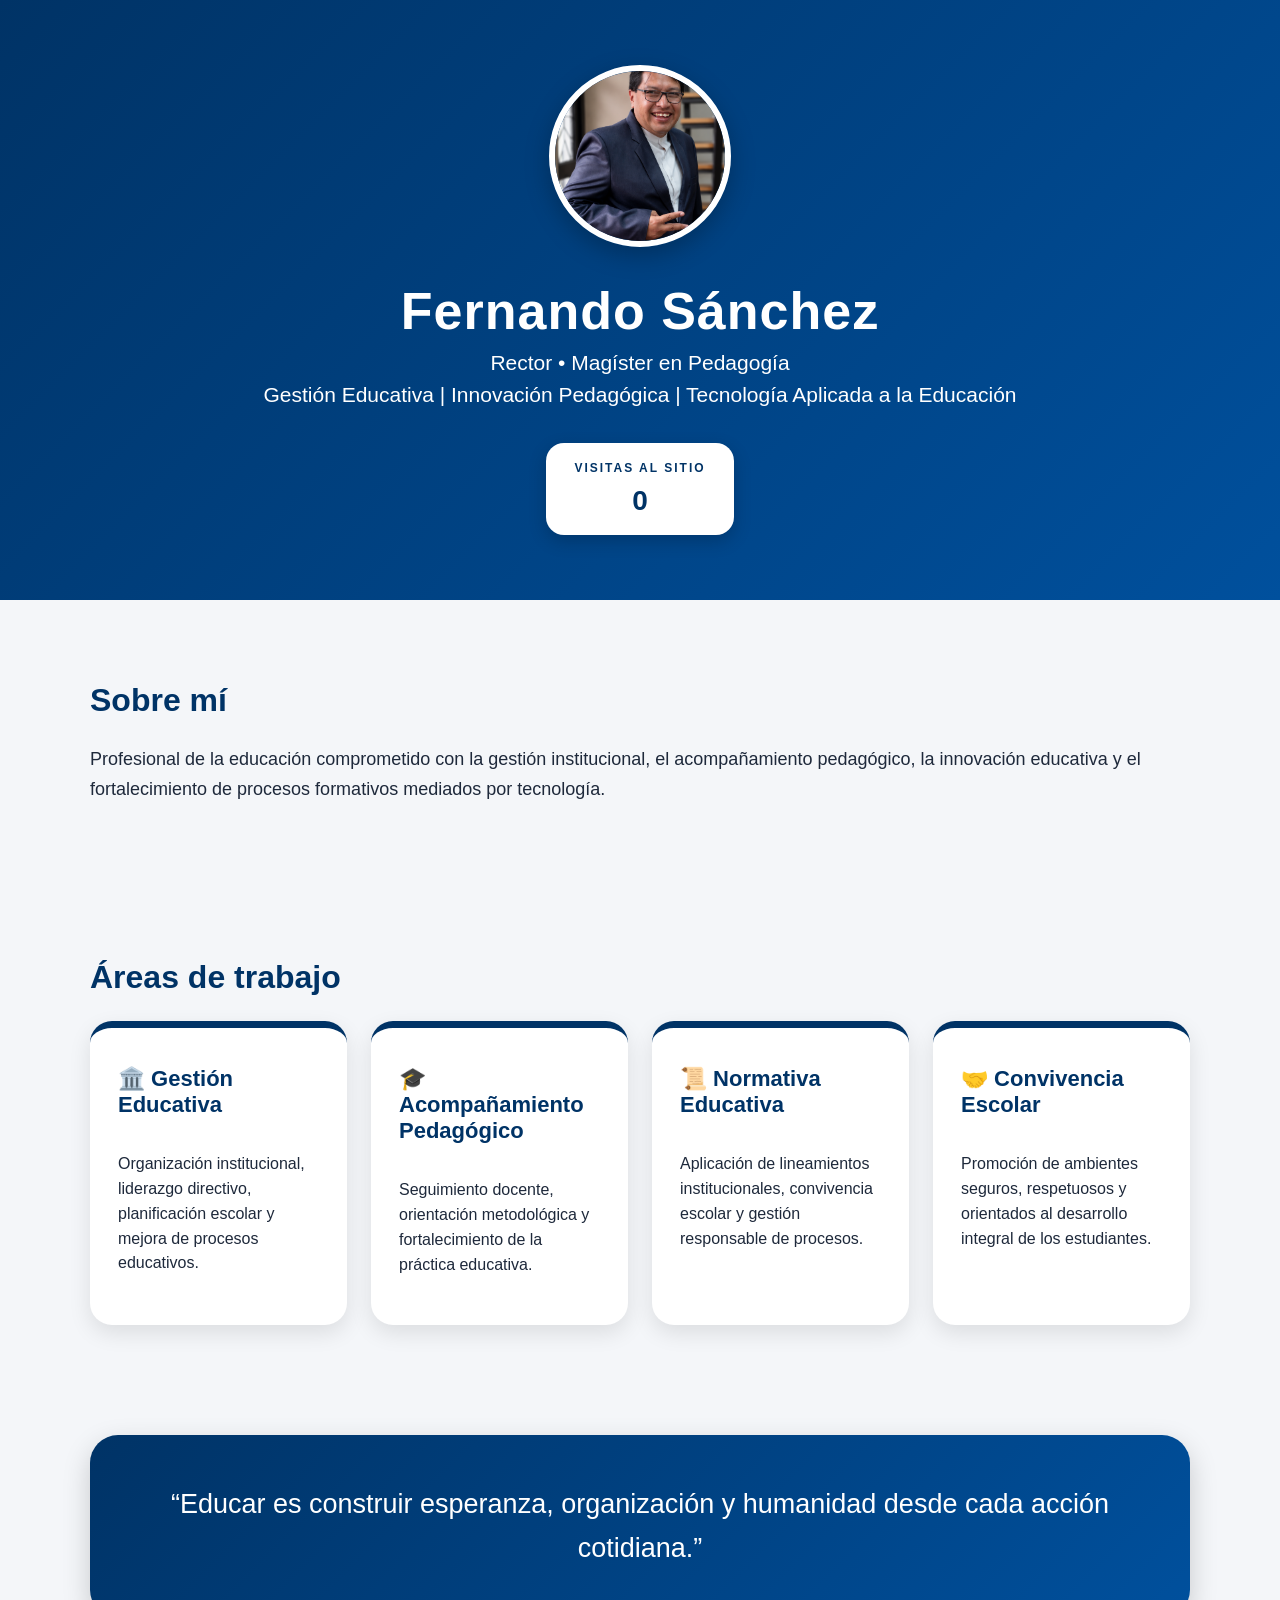
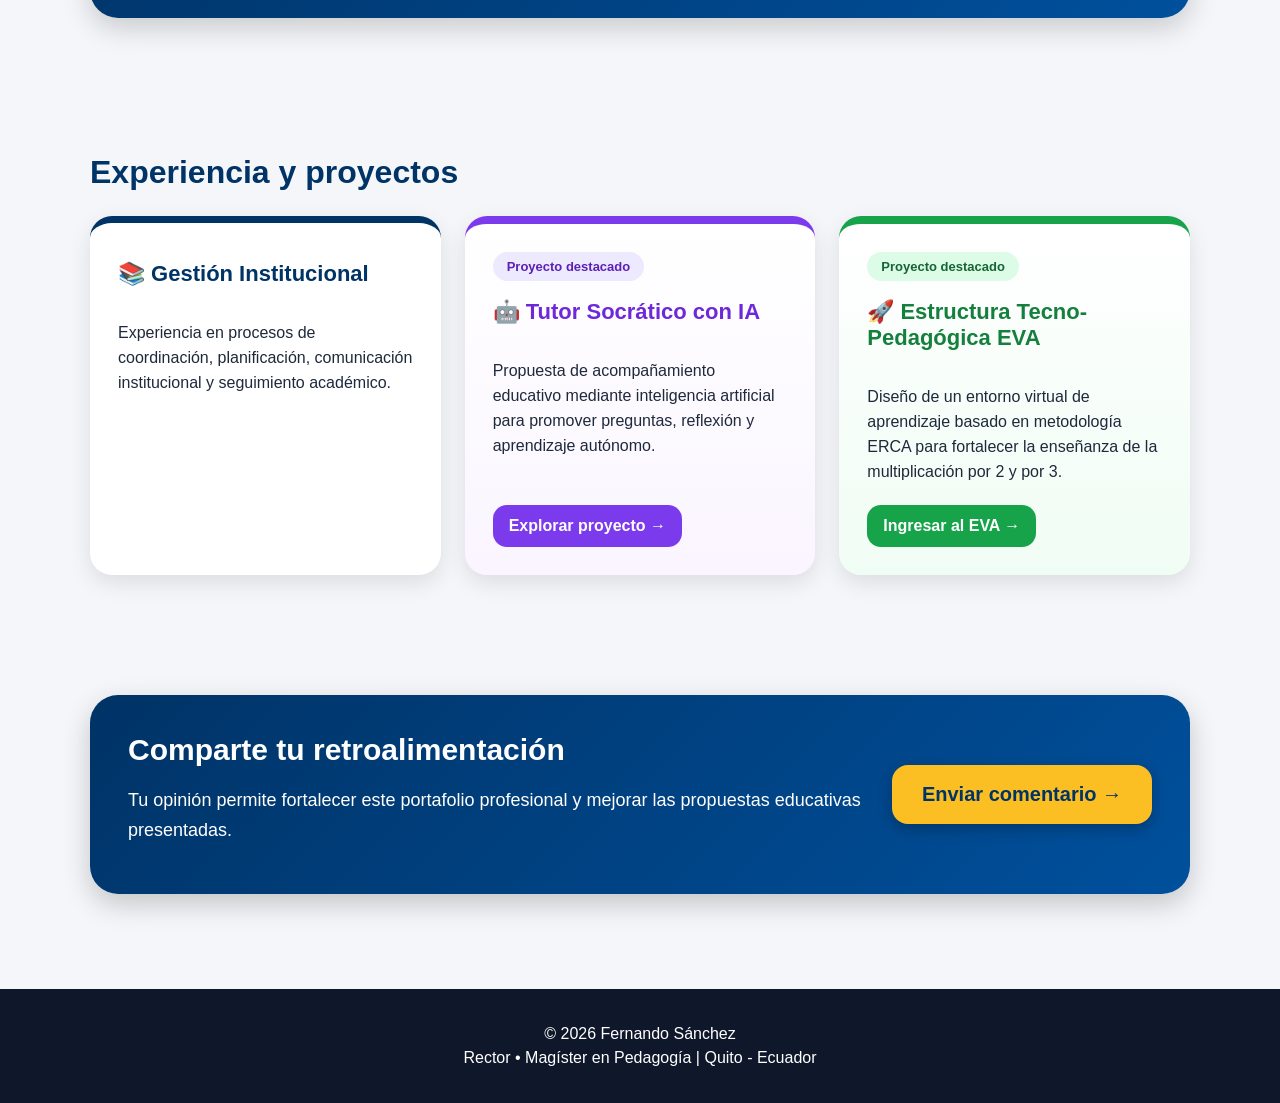
<file: index.html>
<!DOCTYPE html>
<html lang="es">
<head>
    <meta charset="UTF-8">
    <meta name="viewport" content="width=device-width, initial-scale=1.0">
    <title>Fernando Sánchez | Portafolio Profesional</title>
    <link rel="stylesheet" href="style.css">
</head>

<body>

<header>
    <img src="fernando-sanchez.png" alt="Fernando Sánchez" class="foto-perfil">

    <h1>Fernando Sánchez</h1>
    <p>Rector • Magíster en Pedagogía</p>
    <p>Gestión Educativa | Innovación Pedagógica | Tecnología Aplicada a la Educación</p>

    <div class="contador-card">
        <div class="contador-titulo">VISITAS AL SITIO</div>
        <div class="contador-numero">
            <span id="contador-visitas">Cargando...</span>
        </div>
    </div>
</header>

<section>
    <h2>Sobre mí</h2>
    <p>
        Profesional de la educación comprometido con la gestión institucional, el acompañamiento pedagógico,
        la innovación educativa y el fortalecimiento de procesos formativos mediados por tecnología.
    </p>
</section>

<section>
    <h2>Áreas de trabajo</h2>

    <div class="card-container">

        <div class="card">
            <h3>🏛️ Gestión Educativa</h3>
            <p>
                Organización institucional, liderazgo directivo, planificación escolar y mejora de procesos educativos.
            </p>
        </div>

        <div class="card">
            <h3>🎓 Acompañamiento Pedagógico</h3>
            <p>
                Seguimiento docente, orientación metodológica y fortalecimiento de la práctica educativa.
            </p>
        </div>

        <div class="card">
            <h3>📜 Normativa Educativa</h3>
            <p>
                Aplicación de lineamientos institucionales, convivencia escolar y gestión responsable de procesos.
            </p>
        </div>

        <div class="card">
            <h3>🤝 Convivencia Escolar</h3>
            <p>
                Promoción de ambientes seguros, respetuosos y orientados al desarrollo integral de los estudiantes.
            </p>
        </div>

    </div>
</section>

<section>
    <div class="quote">
        “Educar es construir esperanza, organización y humanidad desde cada acción cotidiana.”
    </div>
</section>

<section>
    <h2>Experiencia y proyectos</h2>

    <div class="card-container">

        <div class="card">
            <h3>📚 Gestión Institucional</h3>
            <p>
                Experiencia en procesos de coordinación, planificación, comunicación institucional y seguimiento académico.
            </p>
        </div>

        <div class="card card-destacado-ia">
            <span class="badge-destacado ia">Proyecto destacado</span>
            <h3>🤖 Tutor Socrático con IA</h3>
            <p>
                Propuesta de acompañamiento educativo mediante inteligencia artificial para promover preguntas,
                reflexión y aprendizaje autónomo.
            </p>
            <a href="tutor-socratico-ia.html" class="card-link ia-link">Explorar proyecto →</a>
        </div>

        <div class="card card-destacado-eva">
            <span class="badge-destacado eva">Proyecto destacado</span>
            <h3>🚀 Estructura Tecno-Pedagógica EVA</h3>
            <p>
                Diseño de un entorno virtual de aprendizaje basado en metodología ERCA para fortalecer la enseñanza
                de la multiplicación por 2 y por 3.
            </p>
            <a href="eva-multiplicacion-por-dos.html" class="card-link eva-link">Ingresar al EVA →</a>
        </div>

    </div>
</section>

<section>
    <a href="comentarios.html" class="comentarios-cta">
        <div class="comentarios-texto">
            <h2>Comparte tu retroalimentación</h2>
            <p>
                Tu opinión permite fortalecer este portafolio profesional y mejorar las propuestas educativas presentadas.
            </p>
        </div>

        <div class="comentarios-boton">
            Enviar comentario →
        </div>
    </a>
</section>

<footer>
    <p>© 2026 Fernando Sánchez</p>
    <p>Rector • Magíster en Pedagogía | Quito - Ecuador</p>
</footer>

<script>
fetch("https://counterapi.dev/api/pagina-web-fernando/visitas/up")
    .then(response => response.json())
    .then(data => {
        document.getElementById("contador-visitas").textContent = data.count;
    })
    .catch(() => {
        document.getElementById("contador-visitas").textContent = "0";
    });
</script>

</body>
</html>
</file>
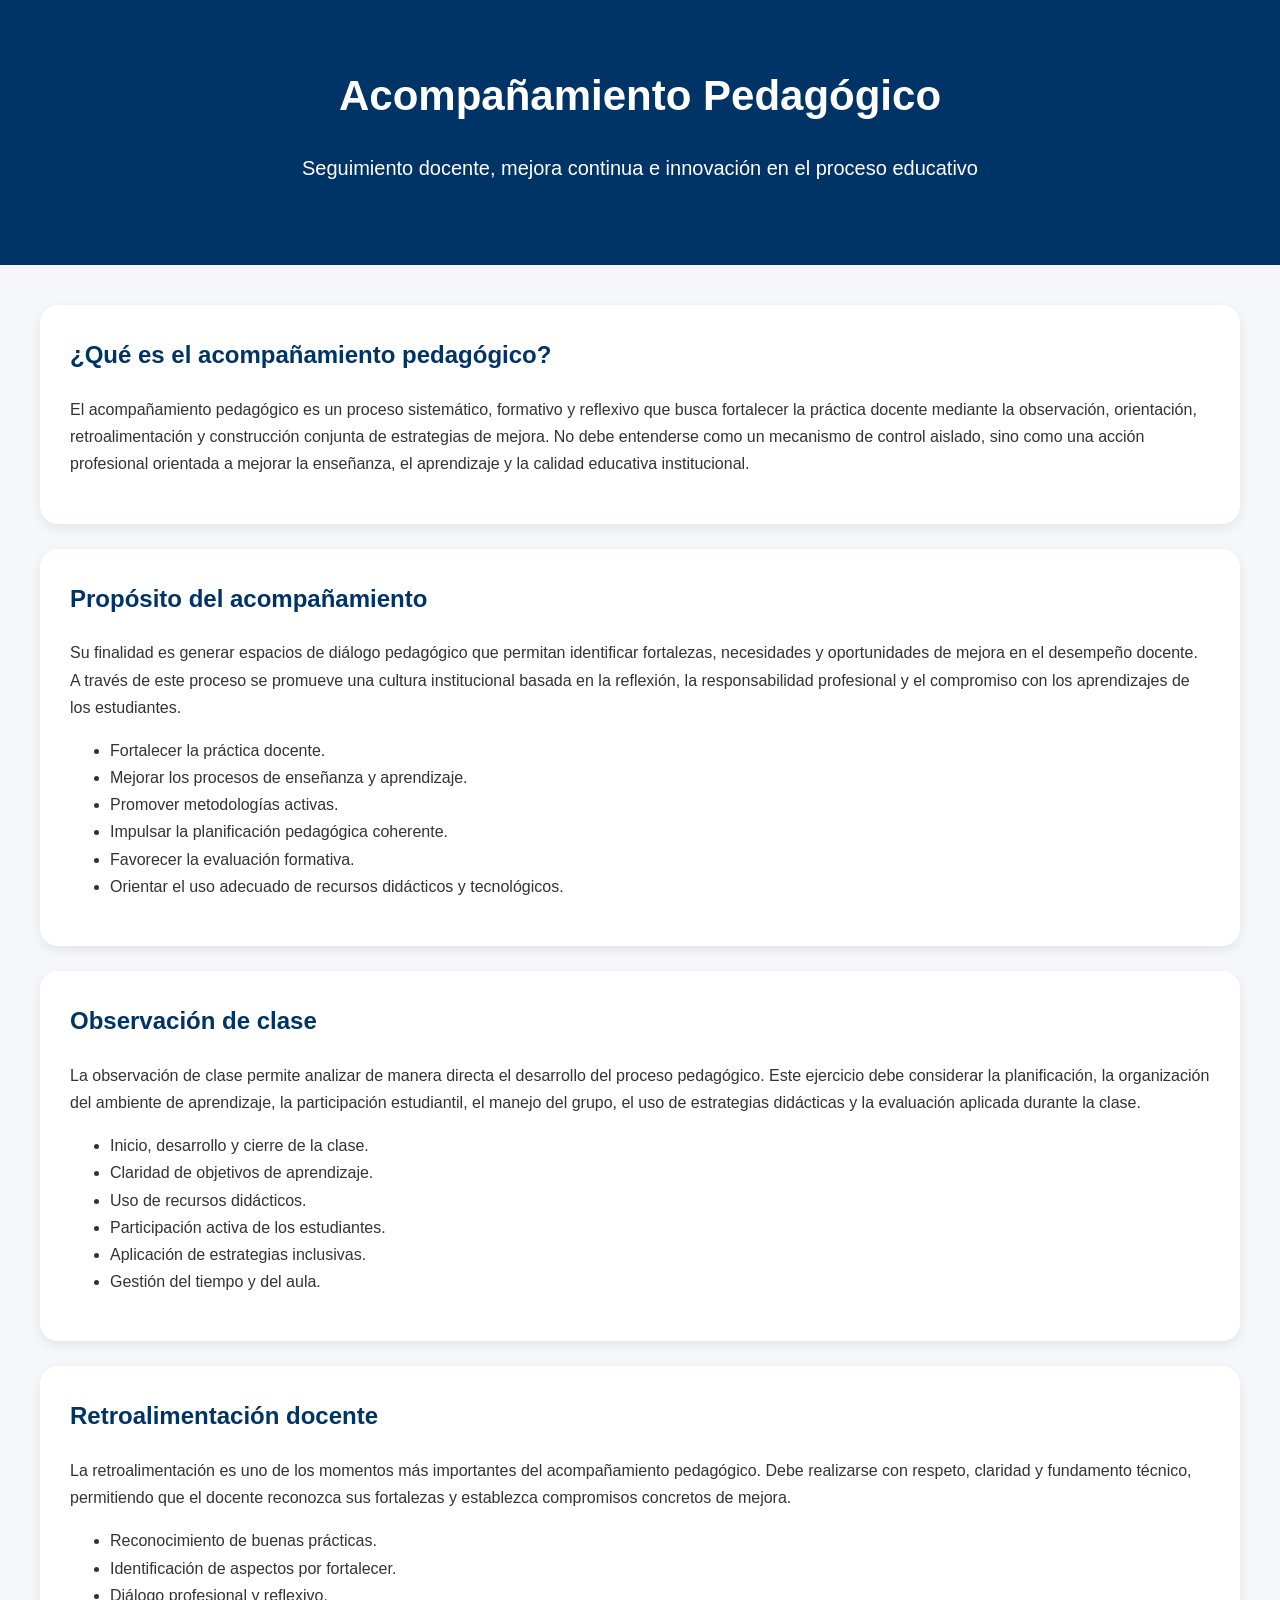
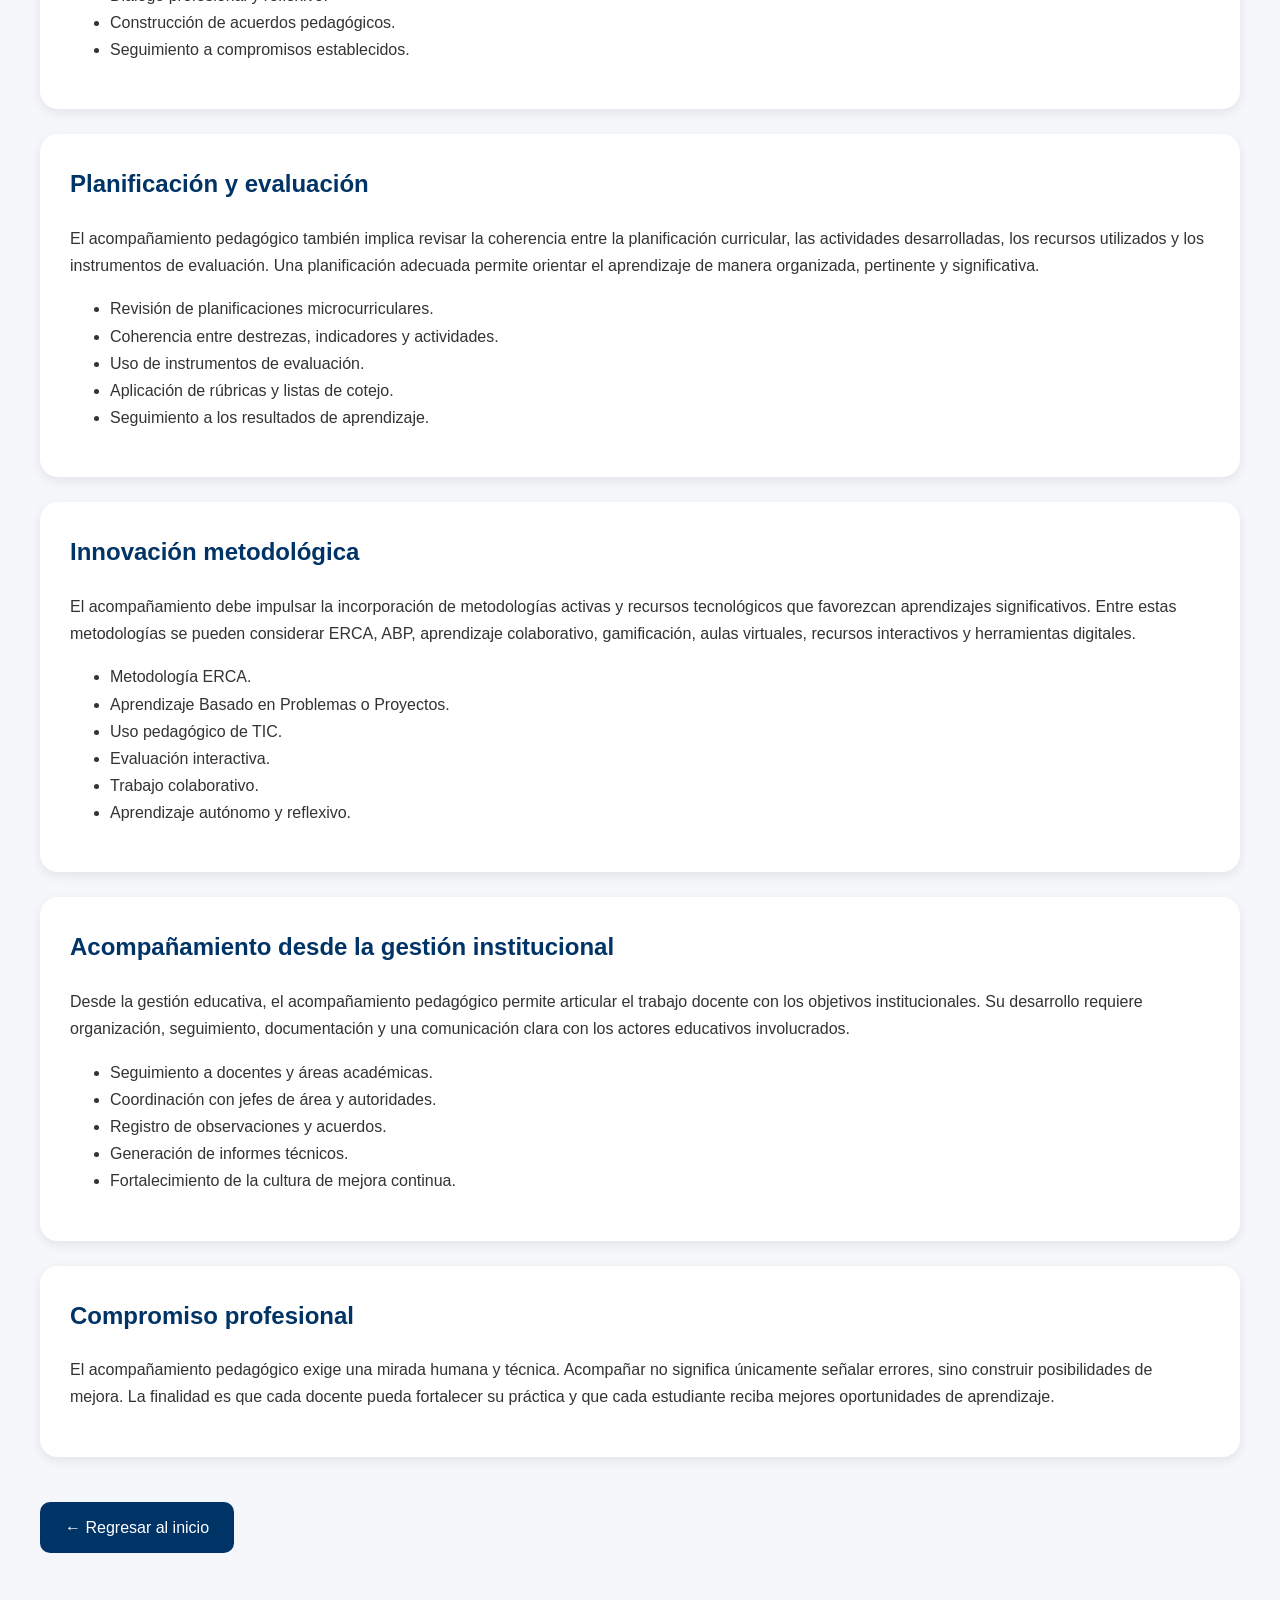
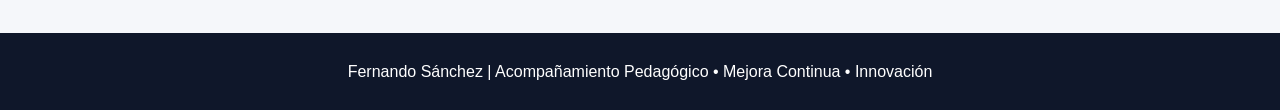
<file: acompanamiento-pedagogico.html>
<!DOCTYPE html>
<html lang="es">
<head>
<meta charset="UTF-8">
<meta name="viewport" content="width=device-width, initial-scale=1.0">
<title>Acompañamiento Pedagógico - Fernando Sánchez</title>

<style>
body{
    margin:0;
    font-family:Arial, sans-serif;
    background:#f5f7fa;
    color:#333;
    line-height:1.7;
}

header{
    background:#003366;
    color:white;
    text-align:center;
    padding:60px 20px;
}

header h1{
    margin:0;
    font-size:42px;
}

header p{
    font-size:20px;
}

.container{
    max-width:1200px;
    margin:auto;
    padding:40px 20px;
}

.card{
    background:white;
    border-radius:18px;
    padding:30px;
    margin-bottom:25px;
    box-shadow:0 4px 12px rgba(0,0,0,.08);
}

h2{
    color:#003366;
    margin-top:0;
}

.btn{
    display:inline-block;
    background:#003366;
    color:white;
    text-decoration:none;
    padding:12px 25px;
    border-radius:10px;
    margin-top:20px;
}

footer{
    background:#0f172a;
    color:white;
    text-align:center;
    padding:25px;
    margin-top:40px;
}
</style>
</head>

<body>

<header>
    <h1>Acompañamiento Pedagógico</h1>
    <p>Seguimiento docente, mejora continua e innovación en el proceso educativo</p>
</header>

<div class="container">

<div class="card">
<h2>¿Qué es el acompañamiento pedagógico?</h2>
<p>
El acompañamiento pedagógico es un proceso sistemático, formativo y reflexivo que busca fortalecer la práctica docente mediante la observación, orientación, retroalimentación y construcción conjunta de estrategias de mejora. No debe entenderse como un mecanismo de control aislado, sino como una acción profesional orientada a mejorar la enseñanza, el aprendizaje y la calidad educativa institucional.
</p>
</div>

<div class="card">
<h2>Propósito del acompañamiento</h2>
<p>
Su finalidad es generar espacios de diálogo pedagógico que permitan identificar fortalezas, necesidades y oportunidades de mejora en el desempeño docente. A través de este proceso se promueve una cultura institucional basada en la reflexión, la responsabilidad profesional y el compromiso con los aprendizajes de los estudiantes.
</p>
<ul>
<li>Fortalecer la práctica docente.</li>
<li>Mejorar los procesos de enseñanza y aprendizaje.</li>
<li>Promover metodologías activas.</li>
<li>Impulsar la planificación pedagógica coherente.</li>
<li>Favorecer la evaluación formativa.</li>
<li>Orientar el uso adecuado de recursos didácticos y tecnológicos.</li>
</ul>
</div>

<div class="card">
<h2>Observación de clase</h2>
<p>
La observación de clase permite analizar de manera directa el desarrollo del proceso pedagógico. Este ejercicio debe considerar la planificación, la organización del ambiente de aprendizaje, la participación estudiantil, el manejo del grupo, el uso de estrategias didácticas y la evaluación aplicada durante la clase.
</p>
<ul>
<li>Inicio, desarrollo y cierre de la clase.</li>
<li>Claridad de objetivos de aprendizaje.</li>
<li>Uso de recursos didácticos.</li>
<li>Participación activa de los estudiantes.</li>
<li>Aplicación de estrategias inclusivas.</li>
<li>Gestión del tiempo y del aula.</li>
</ul>
</div>

<div class="card">
<h2>Retroalimentación docente</h2>
<p>
La retroalimentación es uno de los momentos más importantes del acompañamiento pedagógico. Debe realizarse con respeto, claridad y fundamento técnico, permitiendo que el docente reconozca sus fortalezas y establezca compromisos concretos de mejora.
</p>
<ul>
<li>Reconocimiento de buenas prácticas.</li>
<li>Identificación de aspectos por fortalecer.</li>
<li>Diálogo profesional y reflexivo.</li>
<li>Construcción de acuerdos pedagógicos.</li>
<li>Seguimiento a compromisos establecidos.</li>
</ul>
</div>

<div class="card">
<h2>Planificación y evaluación</h2>
<p>
El acompañamiento pedagógico también implica revisar la coherencia entre la planificación curricular, las actividades desarrolladas, los recursos utilizados y los instrumentos de evaluación. Una planificación adecuada permite orientar el aprendizaje de manera organizada, pertinente y significativa.
</p>
<ul>
<li>Revisión de planificaciones microcurriculares.</li>
<li>Coherencia entre destrezas, indicadores y actividades.</li>
<li>Uso de instrumentos de evaluación.</li>
<li>Aplicación de rúbricas y listas de cotejo.</li>
<li>Seguimiento a los resultados de aprendizaje.</li>
</ul>
</div>

<div class="card">
<h2>Innovación metodológica</h2>
<p>
El acompañamiento debe impulsar la incorporación de metodologías activas y recursos tecnológicos que favorezcan aprendizajes significativos. Entre estas metodologías se pueden considerar ERCA, ABP, aprendizaje colaborativo, gamificación, aulas virtuales, recursos interactivos y herramientas digitales.
</p>
<ul>
<li>Metodología ERCA.</li>
<li>Aprendizaje Basado en Problemas o Proyectos.</li>
<li>Uso pedagógico de TIC.</li>
<li>Evaluación interactiva.</li>
<li>Trabajo colaborativo.</li>
<li>Aprendizaje autónomo y reflexivo.</li>
</ul>
</div>

<div class="card">
<h2>Acompañamiento desde la gestión institucional</h2>
<p>
Desde la gestión educativa, el acompañamiento pedagógico permite articular el trabajo docente con los objetivos institucionales. Su desarrollo requiere organización, seguimiento, documentación y una comunicación clara con los actores educativos involucrados.
</p>
<ul>
<li>Seguimiento a docentes y áreas académicas.</li>
<li>Coordinación con jefes de área y autoridades.</li>
<li>Registro de observaciones y acuerdos.</li>
<li>Generación de informes técnicos.</li>
<li>Fortalecimiento de la cultura de mejora continua.</li>
</ul>
</div>

<div class="card">
<h2>Compromiso profesional</h2>
<p>
El acompañamiento pedagógico exige una mirada humana y técnica. Acompañar no significa únicamente señalar errores, sino construir posibilidades de mejora. La finalidad es que cada docente pueda fortalecer su práctica y que cada estudiante reciba mejores oportunidades de aprendizaje.
</p>
</div>

<a href="index.html" class="btn">← Regresar al inicio</a>

</div>

<footer>
Fernando Sánchez | Acompañamiento Pedagógico • Mejora Continua • Innovación
</footer>

</body>
</html>
</file>
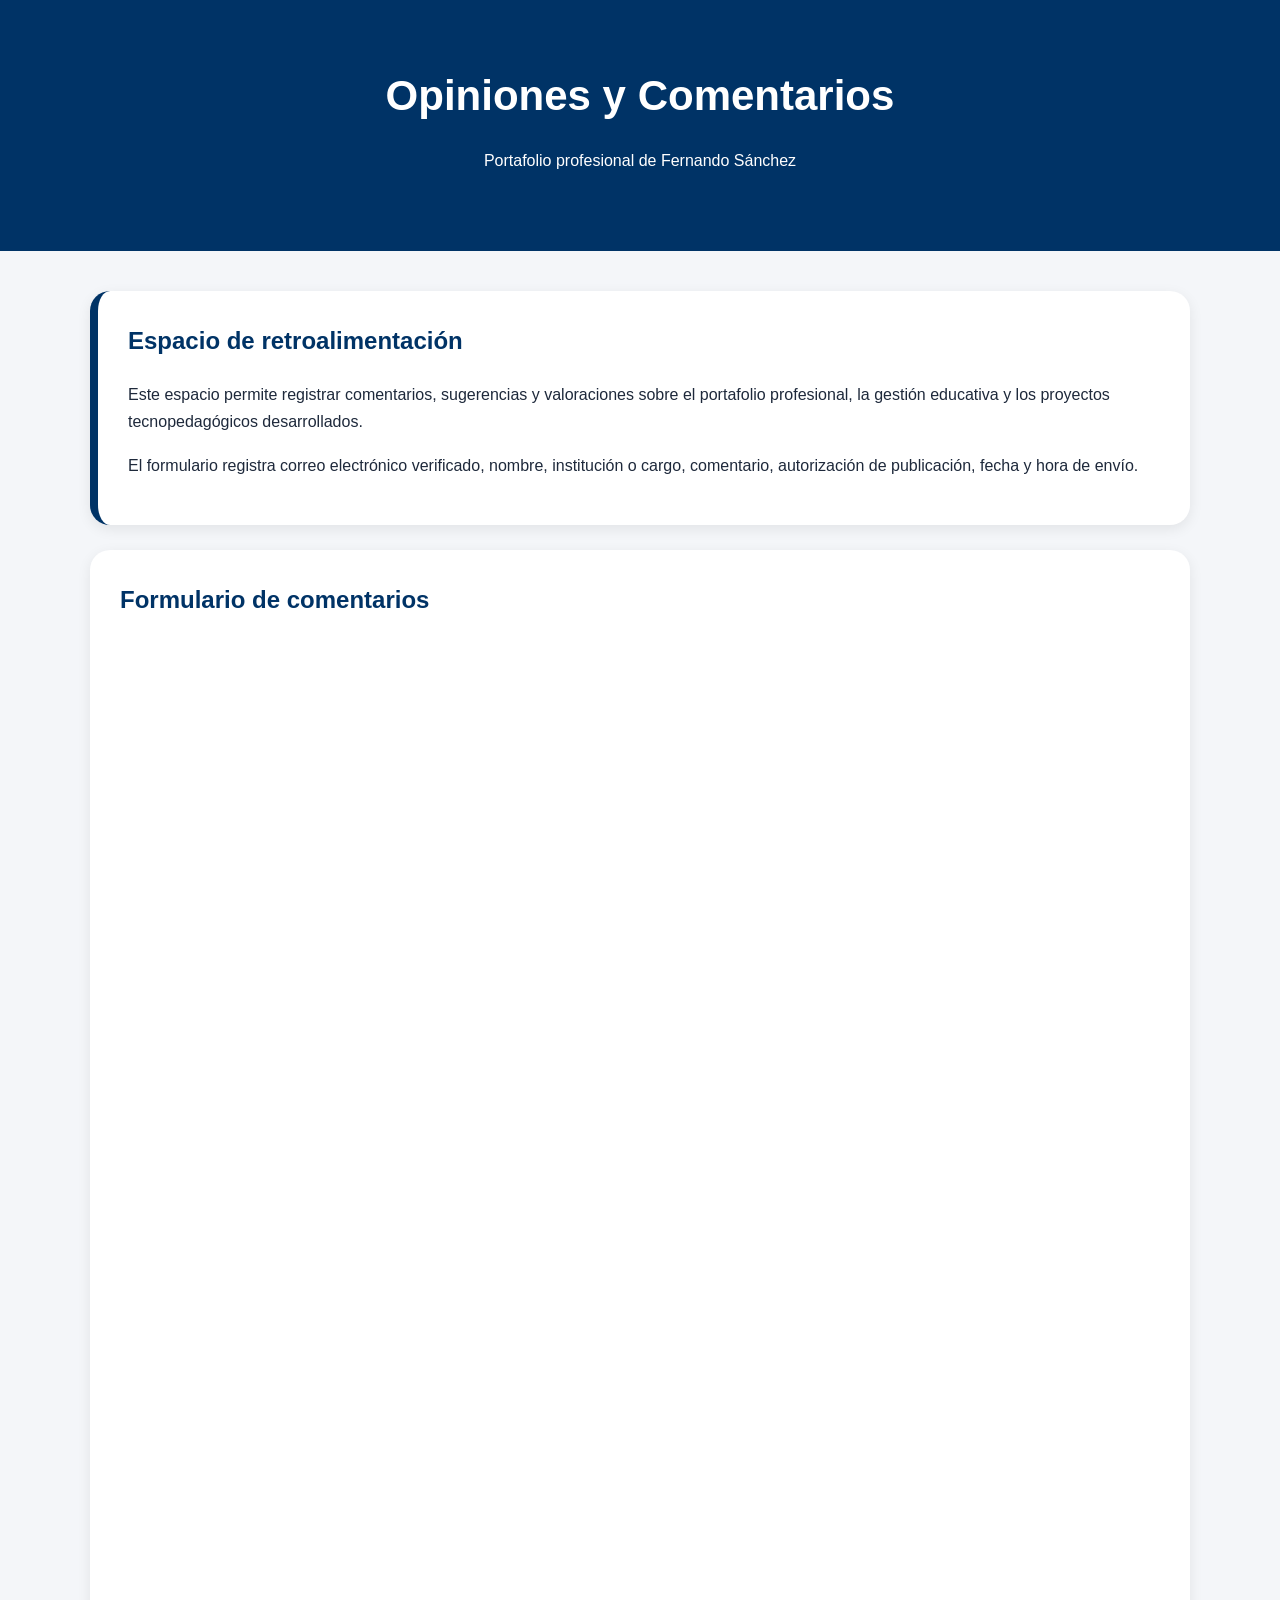
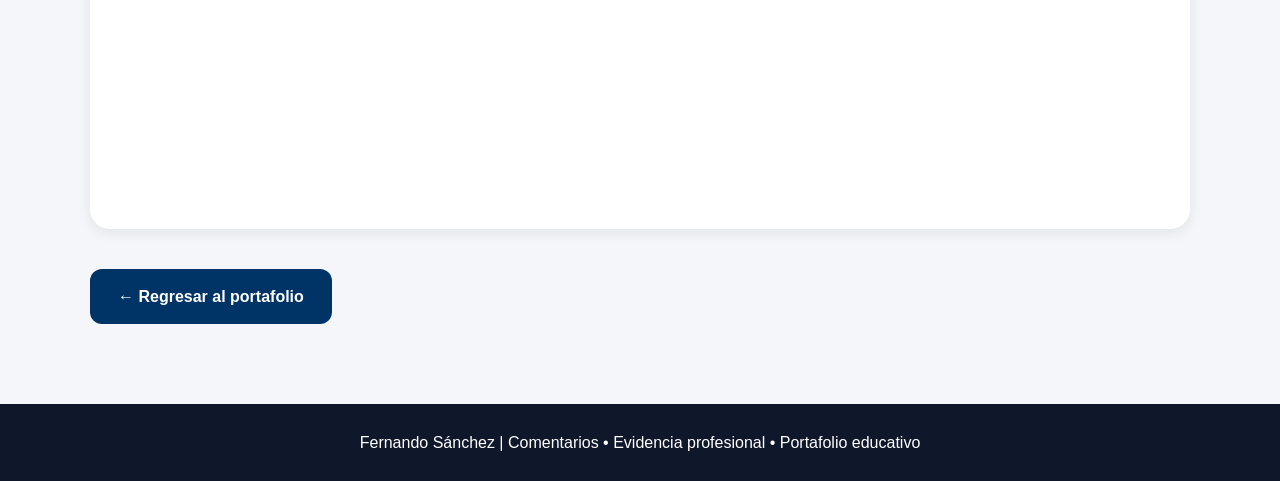
<file: comentarios.html>
<!DOCTYPE html>
<html lang="es">
<head>
<meta charset="UTF-8">
<meta name="viewport" content="width=device-width, initial-scale=1.0">
<title>Opiniones y Comentarios - Fernando Sánchez</title>

<style>
body{
    margin:0;
    font-family:Arial, sans-serif;
    background:#f4f6f9;
    color:#1e293b;
    line-height:1.7;
}

header{
    background:#003366;
    color:white;
    text-align:center;
    padding:60px 20px;
}

header h1{
    margin:0;
    font-size:42px;
}

.container{
    max-width:1100px;
    margin:auto;
    padding:40px 20px;
}

.card{
    background:white;
    border-radius:20px;
    padding:30px;
    margin-bottom:25px;
    box-shadow:0 4px 14px rgba(0,0,0,.08);
}

.card h2{
    color:#003366;
    margin-top:0;
}

.info{
    border-left:8px solid #003366;
}

.formulario{
    overflow:hidden;
}

.formulario iframe{
    width:100%;
    min-height:1150px;
    border:none;
    border-radius:15px;
}

.btn{
    display:inline-block;
    background:#003366;
    color:white;
    text-decoration:none;
    padding:14px 28px;
    border-radius:12px;
    font-weight:bold;
    margin-top:15px;
}

.btn:hover{
    background:#00264d;
}

footer{
    background:#0f172a;
    color:white;
    text-align:center;
    padding:25px;
    margin-top:40px;
}
</style>
</head>

<body>

<header>
<h1>Opiniones y Comentarios</h1>
<p>Portafolio profesional de Fernando Sánchez</p>
</header>

<div class="container">

<div class="card info">
<h2>Espacio de retroalimentación</h2>
<p>
Este espacio permite registrar comentarios, sugerencias y valoraciones sobre el portafolio profesional, la gestión educativa y los proyectos tecnopedagógicos desarrollados.
</p>
<p>
El formulario registra correo electrónico verificado, nombre, institución o cargo, comentario, autorización de publicación, fecha y hora de envío.
</p>
</div>

<div class="card formulario">
<h2>Formulario de comentarios</h2>

<iframe src="https://docs.google.com/forms/d/e/1FAIpQLSdNqBeWLuD_Yaf6JorRyYbIdSQM-AnqA-MLZodJYYmsZturFQ/viewform?embedded=true">
Cargando…
</iframe>

</div>

<a href="index.html" class="btn">← Regresar al portafolio</a>

</div>

<footer>
Fernando Sánchez | Comentarios • Evidencia profesional • Portafolio educativo
</footer>

</body>
</html>
</file>
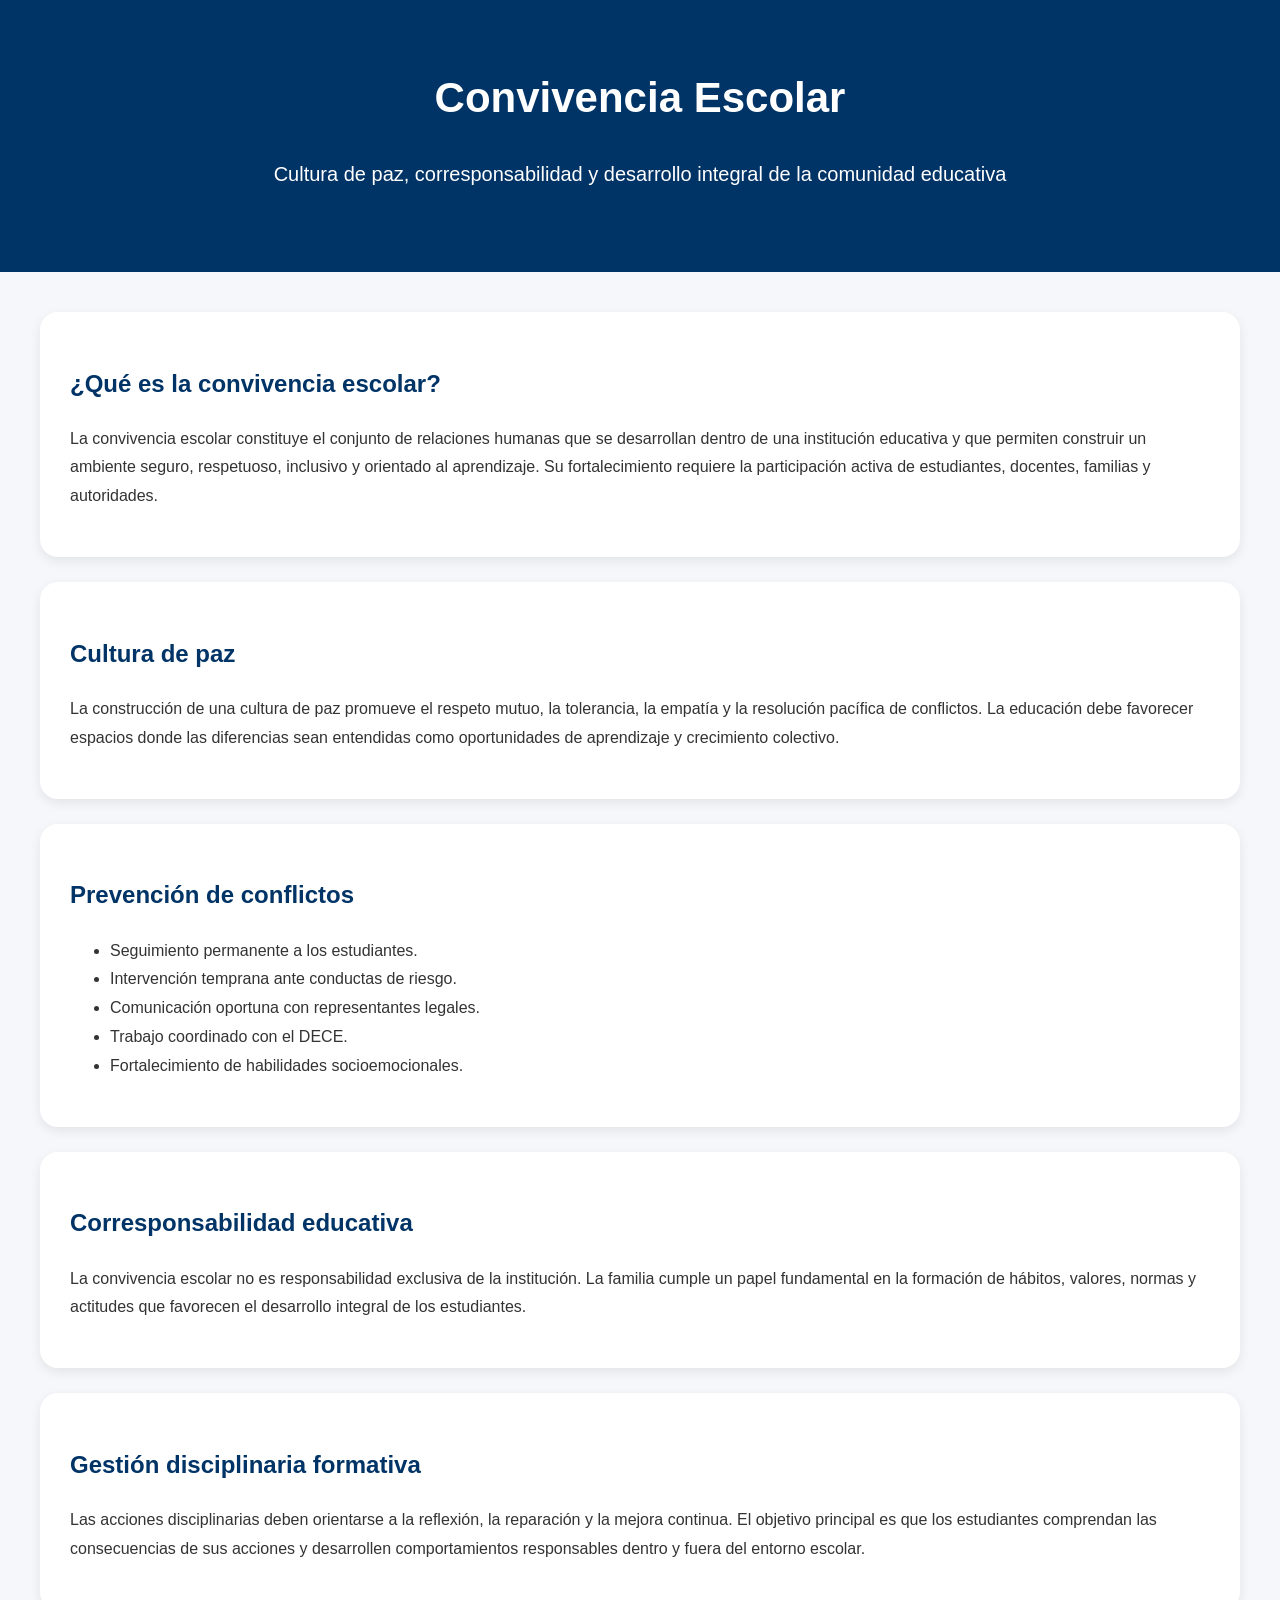
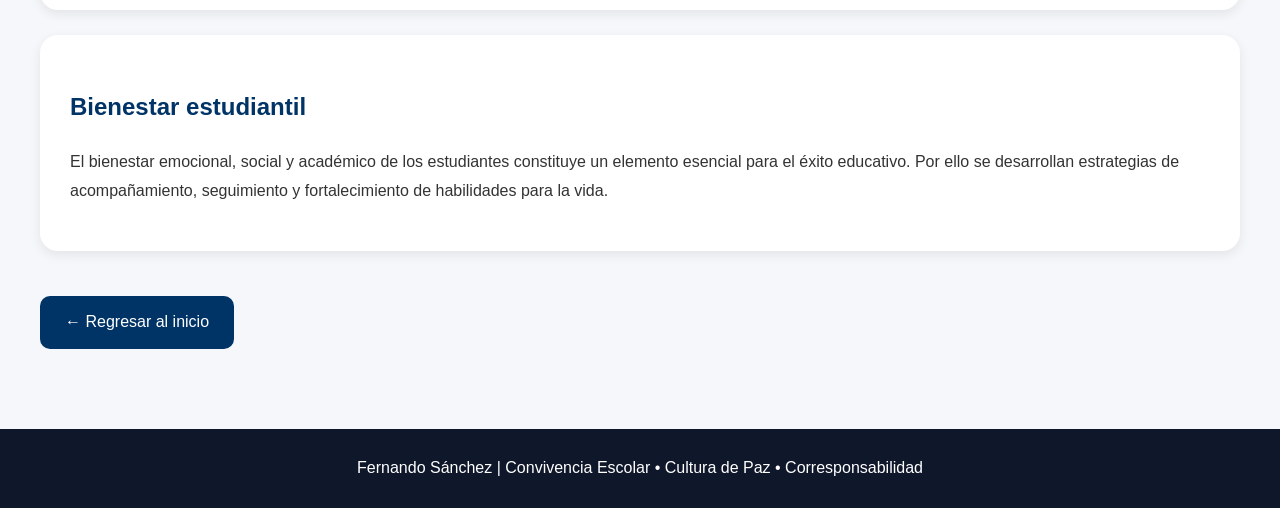
<file: convivencia-escolar.html>
<!DOCTYPE html>
<html lang="es">

<head>
<meta charset="UTF-8">
<meta name="viewport" content="width=device-width, initial-scale=1.0">
<title>Convivencia Escolar - Fernando Sánchez</title>

<style>

body{
    margin:0;
    font-family:Arial, sans-serif;
    background:#f5f7fa;
    color:#333;
    line-height:1.8;
}

header{
    background:#003366;
    color:white;
    text-align:center;
    padding:60px 20px;
}

header h1{
    margin:0;
    font-size:42px;
}

header p{
    font-size:20px;
}

.container{
    max-width:1200px;
    margin:auto;
    padding:40px 20px;
}

.card{
    background:white;
    border-radius:18px;
    padding:30px;
    margin-bottom:25px;
    box-shadow:0 4px 12px rgba(0,0,0,.08);
}

h2{
    color:#003366;
}

.btn{
    display:inline-block;
    background:#003366;
    color:white;
    text-decoration:none;
    padding:12px 25px;
    border-radius:10px;
    margin-top:20px;
}

footer{
    background:#0f172a;
    color:white;
    text-align:center;
    padding:25px;
    margin-top:40px;
}

</style>

</head>

<body>

<header>

<h1>Convivencia Escolar</h1>

<p>
Cultura de paz, corresponsabilidad y desarrollo integral de la comunidad educativa
</p>

</header>

<div class="container">

<div class="card">

<h2>¿Qué es la convivencia escolar?</h2>

<p>
La convivencia escolar constituye el conjunto de relaciones humanas que se desarrollan dentro de una institución educativa y que permiten construir un ambiente seguro, respetuoso, inclusivo y orientado al aprendizaje. Su fortalecimiento requiere la participación activa de estudiantes, docentes, familias y autoridades.
</p>

</div>

<div class="card">

<h2>Cultura de paz</h2>

<p>
La construcción de una cultura de paz promueve el respeto mutuo, la tolerancia, la empatía y la resolución pacífica de conflictos. La educación debe favorecer espacios donde las diferencias sean entendidas como oportunidades de aprendizaje y crecimiento colectivo.
</p>

</div>

<div class="card">

<h2>Prevención de conflictos</h2>

<ul>
<li>Seguimiento permanente a los estudiantes.</li>
<li>Intervención temprana ante conductas de riesgo.</li>
<li>Comunicación oportuna con representantes legales.</li>
<li>Trabajo coordinado con el DECE.</li>
<li>Fortalecimiento de habilidades socioemocionales.</li>
</ul>

</div>

<div class="card">

<h2>Corresponsabilidad educativa</h2>

<p>
La convivencia escolar no es responsabilidad exclusiva de la institución. La familia cumple un papel fundamental en la formación de hábitos, valores, normas y actitudes que favorecen el desarrollo integral de los estudiantes.
</p>

</div>

<div class="card">

<h2>Gestión disciplinaria formativa</h2>

<p>
Las acciones disciplinarias deben orientarse a la reflexión, la reparación y la mejora continua. El objetivo principal es que los estudiantes comprendan las consecuencias de sus acciones y desarrollen comportamientos responsables dentro y fuera del entorno escolar.
</p>

</div>

<div class="card">

<h2>Bienestar estudiantil</h2>

<p>
El bienestar emocional, social y académico de los estudiantes constituye un elemento esencial para el éxito educativo. Por ello se desarrollan estrategias de acompañamiento, seguimiento y fortalecimiento de habilidades para la vida.
</p>

</div>

<a href="index.html" class="btn">
← Regresar al inicio
</a>

</div>

<footer>

Fernando Sánchez | Convivencia Escolar • Cultura de Paz • Corresponsabilidad

</footer>

</body>

</html>
</file>
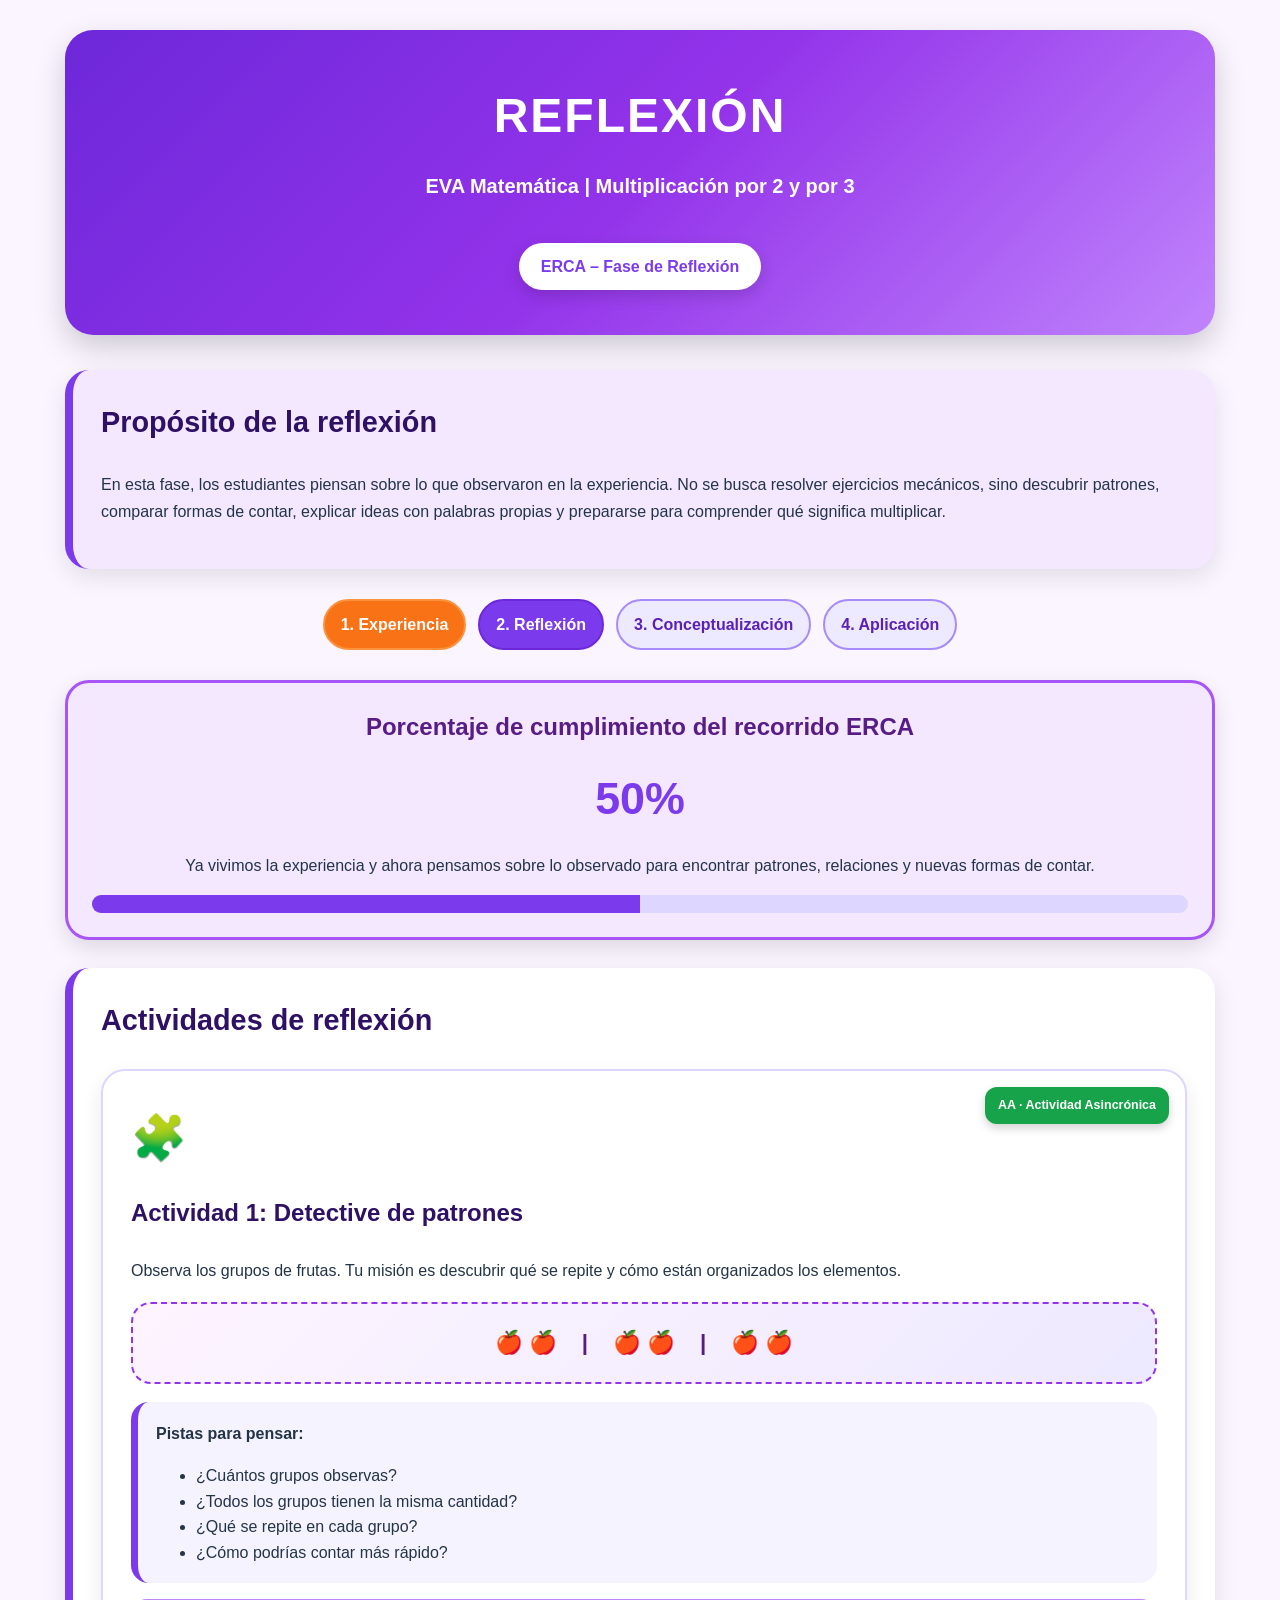
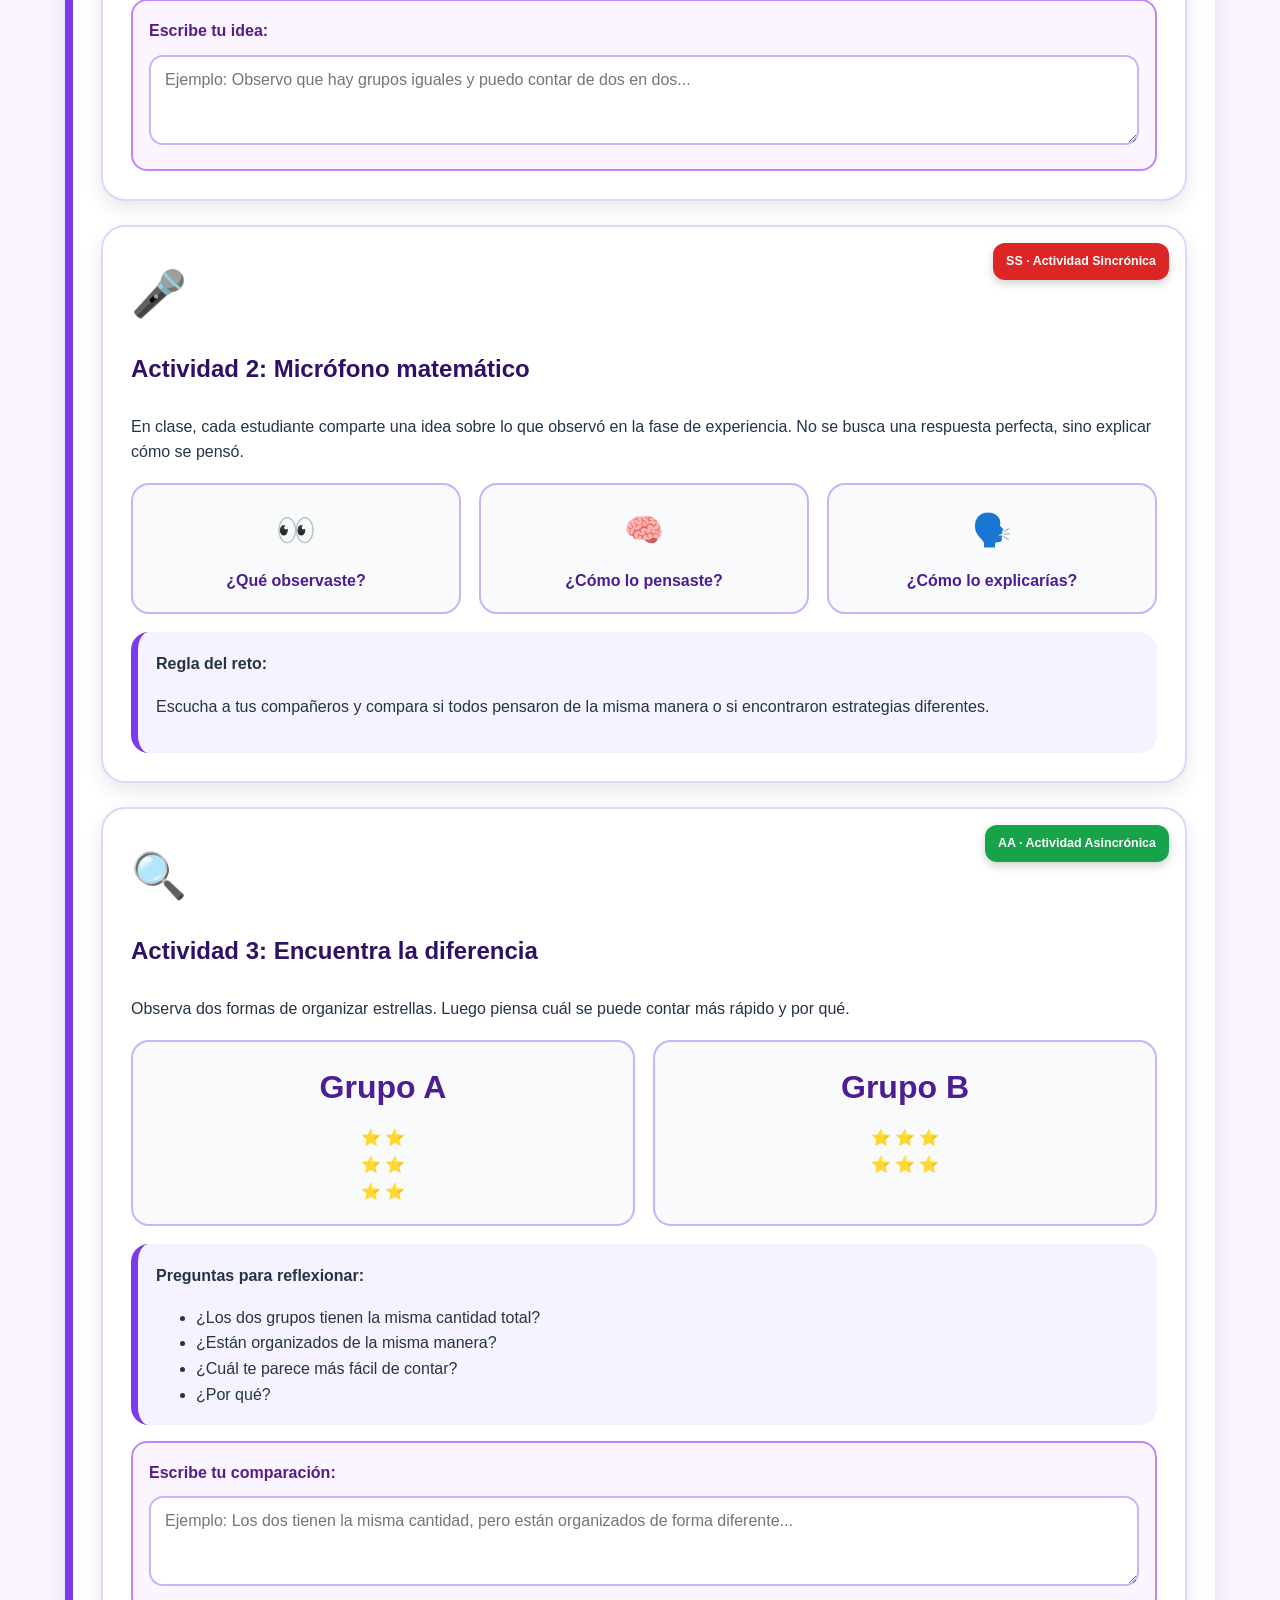
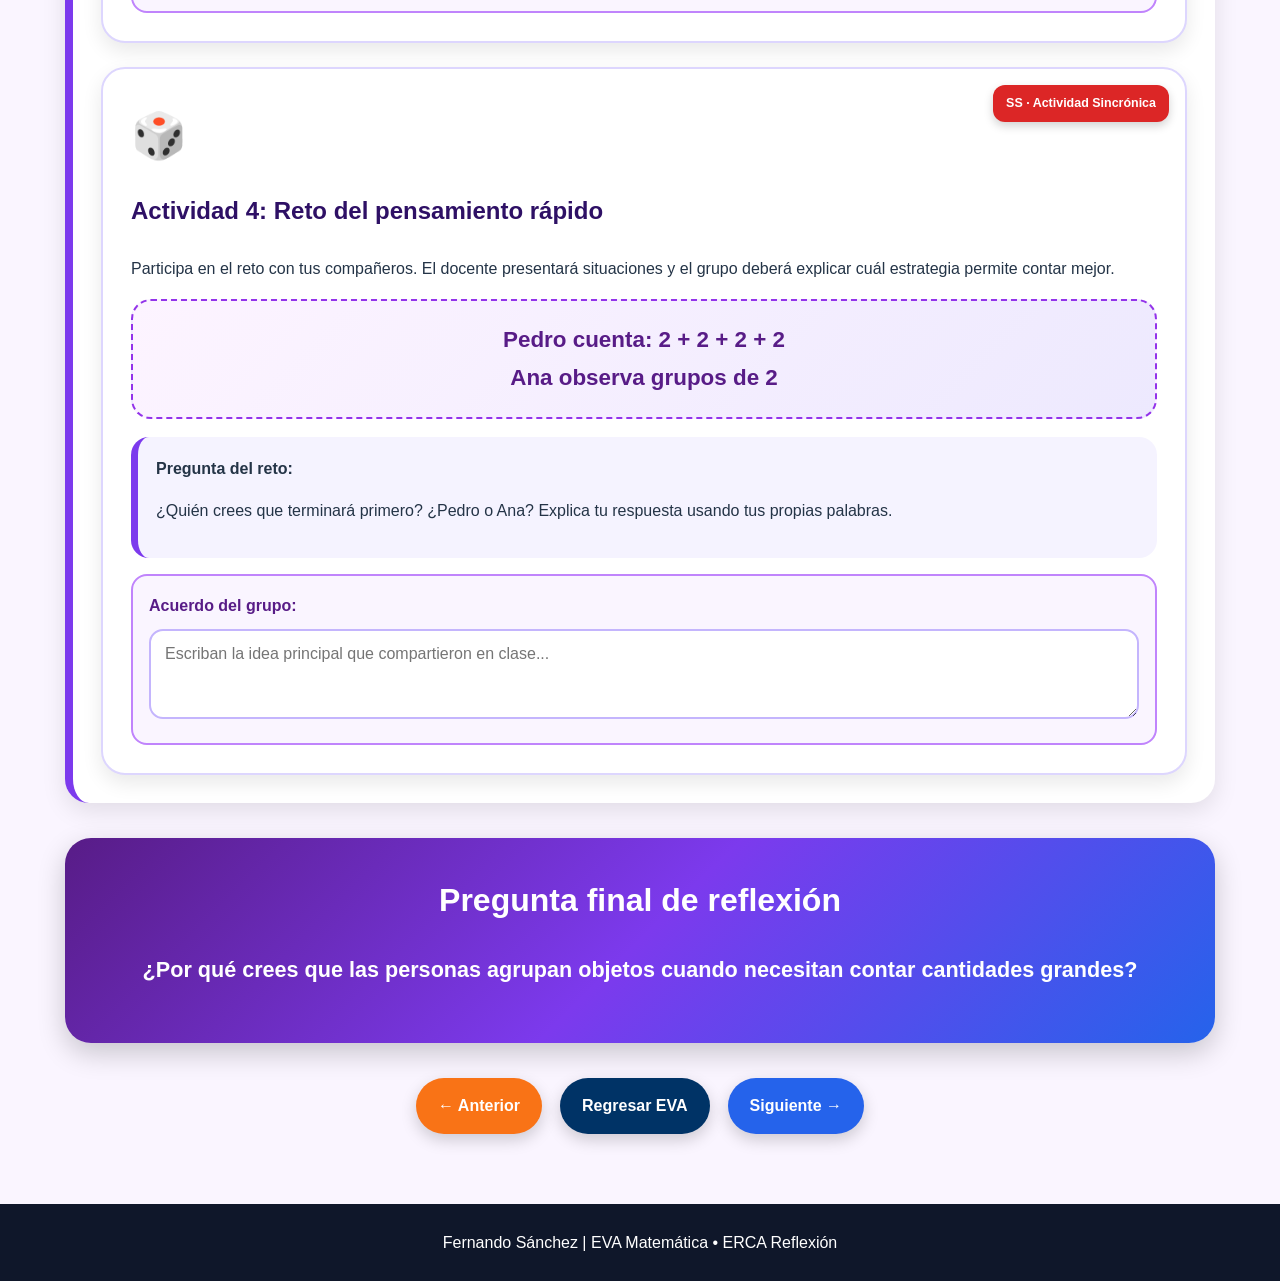
<file: eva-actividades.html>
<!DOCTYPE html>
<html lang="es">
<head>
  <meta charset="UTF-8" />
  <meta name="viewport" content="width=device-width, initial-scale=1.0" />

  <title>Reflexión | EVA Matemática</title>

  <style>
    body {
      margin: 0;
      font-family: Arial, sans-serif;
      background: #faf5ff;
      color: #243447;
      line-height: 1.7;
    }

    .eva-page {
      max-width: 1150px;
      margin: 0 auto;
      padding: 30px 20px;
    }

    .eva-hero {
      background: linear-gradient(135deg, #6d28d9, #9333ea, #c084fc);
      border-radius: 28px;
      padding: 45px 30px;
      text-align: center;
      color: white;
      box-shadow: 0 12px 30px rgba(0, 0, 0, 0.18);
      margin-bottom: 35px;
    }

    .eva-hero h1 {
      font-size: 3rem;
      margin: 0;
      letter-spacing: 2px;
    }

    .eva-hero p {
      font-size: 1.25rem;
      margin-top: 12px;
      font-weight: 600;
    }

    .erca-badge {
      display: inline-block;
      margin-top: 20px;
      padding: 10px 22px;
      background: white;
      color: #7c3aed;
      border-radius: 999px;
      font-weight: 800;
      box-shadow: 0 6px 16px rgba(0,0,0,0.15);
    }

    .section-card {
      background: #ffffff;
      border-radius: 24px;
      padding: 28px;
      margin-bottom: 28px;
      box-shadow: 0 8px 24px rgba(0,0,0,0.10);
      border-left: 8px solid #7c3aed;
    }

    .section-card h2 {
      color: #2e1065;
      margin-top: 0;
      font-size: 1.8rem;
    }

    .purpose {
      background: #f3e8ff;
      border-left-color: #7c3aed;
    }

    .progress-zone {
      display: flex;
      justify-content: center;
      gap: 12px;
      margin: 30px 0;
      flex-wrap: wrap;
    }

    .progress-step {
      background: #ede9fe;
      color: #5b21b6;
      padding: 10px 16px;
      border-radius: 999px;
      font-weight: 800;
      border: 2px solid #a78bfa;
    }

    .progress-step.done {
      background: #f97316;
      color: white;
      border-color: #fb923c;
    }

    .progress-step.active {
      background: #7c3aed;
      color: white;
      border-color: #6d28d9;
    }

    .compliance-card {
      background: #f3e8ff;
      border: 3px solid #a855f7;
      border-radius: 24px;
      padding: 24px;
      margin: 28px 0;
      text-align: center;
      box-shadow: 0 8px 22px rgba(0,0,0,0.12);
    }

    .compliance-card h2 {
      margin: 0 0 12px 0;
      color: #581c87;
    }

    .compliance-percent {
      font-size: 2.8rem;
      font-weight: 900;
      color: #7c3aed;
    }

    .compliance-bar {
      width: 100%;
      height: 18px;
      background: #ddd6fe;
      border-radius: 999px;
      overflow: hidden;
      margin-top: 14px;
    }

    .compliance-fill {
      width: 50%;
      height: 100%;
      background: #7c3aed;
    }

    .activity-grid {
      display: grid;
      grid-template-columns: 1fr;
      gap: 24px;
    }

    .activity-card {
      position: relative;
      background: #ffffff;
      border-radius: 24px;
      padding: 28px;
      box-shadow: 0 8px 20px rgba(0,0,0,0.09);
      border: 2px solid #ddd6fe;
      transition: transform 0.25s ease, box-shadow 0.25s ease;
      overflow: hidden;
    }

    .activity-card:hover {
      transform: translateY(-5px);
      box-shadow: 0 14px 28px rgba(0,0,0,0.15);
    }

    .activity-card h3 {
      margin-top: 18px;
      color: #2e1065;
      font-size: 1.5rem;
    }

    .activity-card p,
    .activity-card li {
      font-size: 1rem;
      line-height: 1.6;
    }

    .type-badge {
      position: absolute;
      top: 16px;
      right: 16px;
      padding: 8px 13px;
      border-radius: 12px;
      font-size: 0.78rem;
      font-weight: 900;
      color: white;
      box-shadow: 0 4px 10px rgba(0,0,0,0.18);
    }

    .badge-r {
      background: #2563eb;
    }

    .badge-aa {
      background: #16a34a;
    }

    .badge-ss {
      background: #dc2626;
    }

    .icon {
      font-size: 2.8rem;
      margin-bottom: 10px;
    }

    .pattern-box {
      background: linear-gradient(135deg, #fdf4ff, #ede9fe);
      border: 2px dashed #9333ea;
      padding: 20px;
      border-radius: 20px;
      margin-top: 18px;
      text-align: center;
      font-size: 1.4rem;
      font-weight: 800;
      color: #581c87;
    }

    .thinking-box {
      background: #f5f3ff;
      border-left: 7px solid #7c3aed;
      padding: 18px;
      border-radius: 18px;
      margin-top: 18px;
    }

    .thinking-box ul {
      margin-bottom: 0;
    }

    .response-area {
      margin-top: 16px;
      background: #faf5ff;
      border: 2px solid #c084fc;
      border-radius: 16px;
      padding: 16px;
      color: #581c87;
      font-weight: 700;
    }

    textarea {
      width: 100%;
      min-height: 90px;
      border: 2px solid #c4b5fd;
      border-radius: 14px;
      padding: 14px;
      font-family: Arial, sans-serif;
      font-size: 1rem;
      resize: vertical;
      box-sizing: border-box;
      margin-top: 10px;
    }

    .mini-game {
      display: grid;
      grid-template-columns: repeat(auto-fit, minmax(220px, 1fr));
      gap: 18px;
      margin-top: 18px;
    }

    .game-card {
      background: #f8fafc;
      border: 2px solid #c4b5fd;
      border-radius: 18px;
      padding: 18px;
      text-align: center;
      font-weight: 800;
      color: #4c1d95;
    }

    .game-card span {
      display: block;
      font-size: 2rem;
      margin-bottom: 10px;
    }

    .question-card {
      background: linear-gradient(135deg, #581c87, #7c3aed, #2563eb);
      color: white;
      text-align: center;
      border-radius: 26px;
      padding: 35px 25px;
      margin-top: 35px;
      box-shadow: 0 10px 28px rgba(0,0,0,0.2);
    }

    .question-card h2 {
      color: white;
      margin-top: 0;
      font-size: 2rem;
    }

    .question-card p {
      font-size: 1.35rem;
      font-weight: 700;
      line-height: 1.5;
    }

    .eva-navigation {
      display: flex;
      justify-content: center;
      gap: 18px;
      flex-wrap: wrap;
      margin-top: 35px;
    }

    .eva-btn {
      text-decoration: none;
      padding: 14px 22px;
      border-radius: 999px;
      font-weight: 800;
      color: white;
      box-shadow: 0 6px 16px rgba(0,0,0,0.18);
      transition: transform 0.2s ease, background 0.2s ease;
    }

    .eva-btn:hover {
      transform: translateY(-3px);
    }

    .eva-btn.previous {
      background: #f97316;
    }

    .eva-btn.previous:hover {
      background: #ea580c;
    }

    .eva-btn.main {
      background: #003366;
    }

    .eva-btn.main:hover {
      background: #00264d;
    }

    .eva-btn.next {
      background: #2563eb;
    }

    .eva-btn.next:hover {
      background: #1d4ed8;
    }

    footer {
      background: #0f172a;
      color: white;
      text-align: center;
      padding: 25px;
      margin-top: 40px;
    }
  </style>
</head>

<body>

  <main class="eva-page">

    <section class="eva-hero">
      <h1>REFLEXIÓN</h1>
      <p>EVA Matemática | Multiplicación por 2 y por 3</p>
      <span class="erca-badge">ERCA – Fase de Reflexión</span>
    </section>

    <section class="section-card purpose">
      <h2>Propósito de la reflexión</h2>
      <p>
        En esta fase, los estudiantes piensan sobre lo que observaron en la experiencia.
        No se busca resolver ejercicios mecánicos, sino descubrir patrones, comparar
        formas de contar, explicar ideas con palabras propias y prepararse para comprender
        qué significa multiplicar.
      </p>
    </section>

    <div class="progress-zone">
      <span class="progress-step done">1. Experiencia</span>
      <span class="progress-step active">2. Reflexión</span>
      <span class="progress-step">3. Conceptualización</span>
      <span class="progress-step">4. Aplicación</span>
    </div>

    <section class="compliance-card">
      <h2>Porcentaje de cumplimiento del recorrido ERCA</h2>
      <div class="compliance-percent">50%</div>
      <p>
        Ya vivimos la experiencia y ahora pensamos sobre lo observado para encontrar
        patrones, relaciones y nuevas formas de contar.
      </p>
      <div class="compliance-bar">
        <div class="compliance-fill"></div>
      </div>
    </section>

    <section class="section-card">
      <h2>Actividades de reflexión</h2>

      <div class="activity-grid">

        <article class="activity-card">
          <span class="type-badge badge-aa">AA · Actividad Asincrónica</span>
          <div class="icon">🧩</div>
          <h3>Actividad 1: Detective de patrones</h3>
          <p>
            Observa los grupos de frutas. Tu misión es descubrir qué se repite y cómo
            están organizados los elementos.
          </p>

          <div class="pattern-box">
            🍎 🍎 &nbsp;&nbsp; | &nbsp;&nbsp; 🍎 🍎 &nbsp;&nbsp; | &nbsp;&nbsp; 🍎 🍎
          </div>

          <div class="thinking-box">
            <strong>Pistas para pensar:</strong>
            <ul>
              <li>¿Cuántos grupos observas?</li>
              <li>¿Todos los grupos tienen la misma cantidad?</li>
              <li>¿Qué se repite en cada grupo?</li>
              <li>¿Cómo podrías contar más rápido?</li>
            </ul>
          </div>

          <div class="response-area">
            Escribe tu idea:
            <textarea placeholder="Ejemplo: Observo que hay grupos iguales y puedo contar de dos en dos..."></textarea>
          </div>
        </article>

        <article class="activity-card">
          <span class="type-badge badge-ss">SS · Actividad Sincrónica</span>
          <div class="icon">🎤</div>
          <h3>Actividad 2: Micrófono matemático</h3>
          <p>
            En clase, cada estudiante comparte una idea sobre lo que observó en la fase
            de experiencia. No se busca una respuesta perfecta, sino explicar cómo se pensó.
          </p>

          <div class="mini-game">
            <div class="game-card">
              <span>👀</span>
              ¿Qué observaste?
            </div>

            <div class="game-card">
              <span>🧠</span>
              ¿Cómo lo pensaste?
            </div>

            <div class="game-card">
              <span>🗣️</span>
              ¿Cómo lo explicarías?
            </div>
          </div>

          <div class="thinking-box">
            <strong>Regla del reto:</strong>
            <p>
              Escucha a tus compañeros y compara si todos pensaron de la misma manera
              o si encontraron estrategias diferentes.
            </p>
          </div>
        </article>

        <article class="activity-card">
          <span class="type-badge badge-aa">AA · Actividad Asincrónica</span>
          <div class="icon">🔍</div>
          <h3>Actividad 3: Encuentra la diferencia</h3>
          <p>
            Observa dos formas de organizar estrellas. Luego piensa cuál se puede contar
            más rápido y por qué.
          </p>

          <div class="mini-game">
            <div class="game-card">
              <span>Grupo A</span>
              ⭐ ⭐<br>
              ⭐ ⭐<br>
              ⭐ ⭐
            </div>

            <div class="game-card">
              <span>Grupo B</span>
              ⭐ ⭐ ⭐<br>
              ⭐ ⭐ ⭐
            </div>
          </div>

          <div class="thinking-box">
            <strong>Preguntas para reflexionar:</strong>
            <ul>
              <li>¿Los dos grupos tienen la misma cantidad total?</li>
              <li>¿Están organizados de la misma manera?</li>
              <li>¿Cuál te parece más fácil de contar?</li>
              <li>¿Por qué?</li>
            </ul>
          </div>

          <div class="response-area">
            Escribe tu comparación:
            <textarea placeholder="Ejemplo: Los dos tienen la misma cantidad, pero están organizados de forma diferente..."></textarea>
          </div>
        </article>

        <article class="activity-card">
          <span class="type-badge badge-ss">SS · Actividad Sincrónica</span>
          <div class="icon">🎲</div>
          <h3>Actividad 4: Reto del pensamiento rápido</h3>
          <p>
            Participa en el reto con tus compañeros. El docente presentará situaciones
            y el grupo deberá explicar cuál estrategia permite contar mejor.
          </p>

          <div class="pattern-box">
            Pedro cuenta: 2 + 2 + 2 + 2<br>
            Ana observa grupos de 2
          </div>

          <div class="thinking-box">
            <strong>Pregunta del reto:</strong>
            <p>
              ¿Quién crees que terminará primero? ¿Pedro o Ana? Explica tu respuesta
              usando tus propias palabras.
            </p>
          </div>

          <div class="response-area">
            Acuerdo del grupo:
            <textarea placeholder="Escriban la idea principal que compartieron en clase..."></textarea>
          </div>
        </article>

      </div>
    </section>

    <section class="question-card">
      <h2>Pregunta final de reflexión</h2>
      <p>
        ¿Por qué crees que las personas agrupan objetos cuando necesitan contar cantidades grandes?
      </p>
    </section>

    <nav class="eva-navigation">
      <a class="eva-btn previous" href="eva-materiales.html">← Anterior</a>
      <a class="eva-btn main" href="eva-multiplicacion-por-dos.html">Regresar EVA</a>
      <a class="eva-btn next" href="eva-comunicacion.html">Siguiente →</a>
    </nav>

  </main>

  <footer>
    Fernando Sánchez | EVA Matemática • ERCA Reflexión
  </footer>

</body>
</html>
</file>
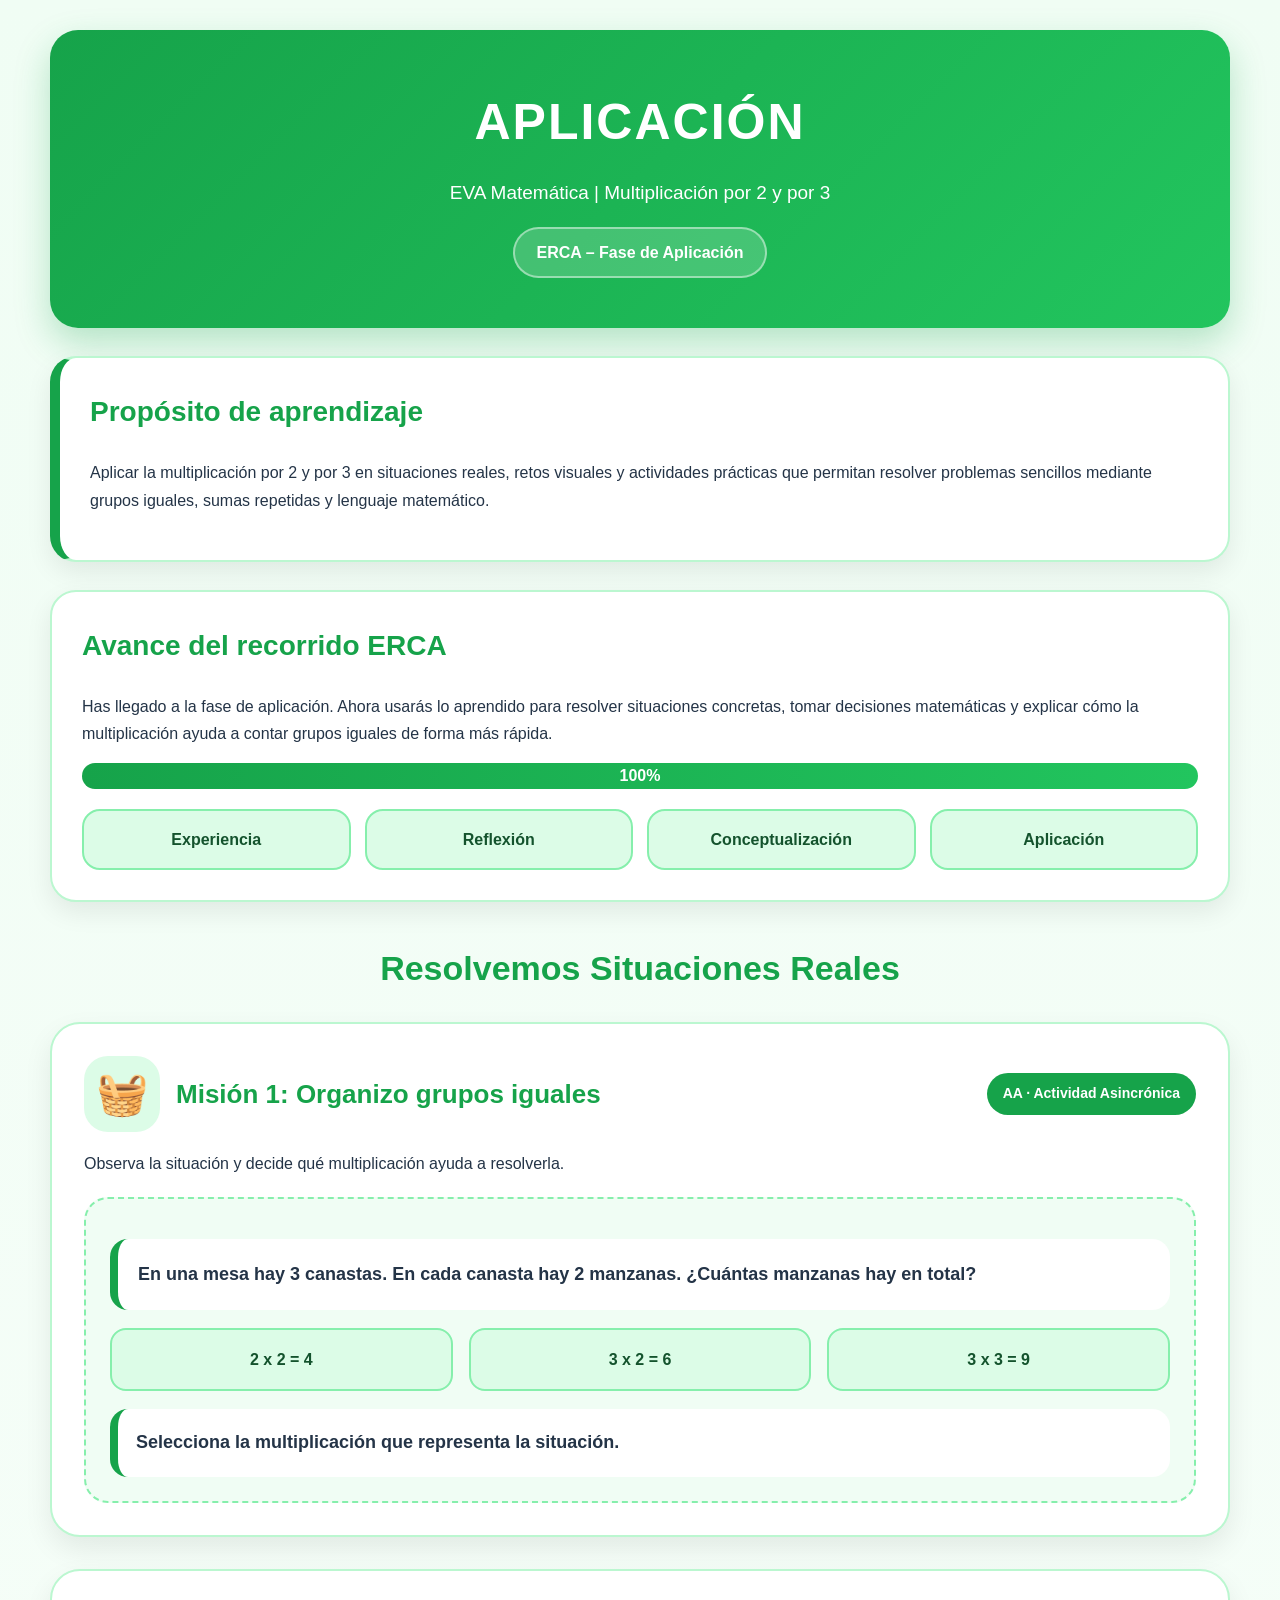
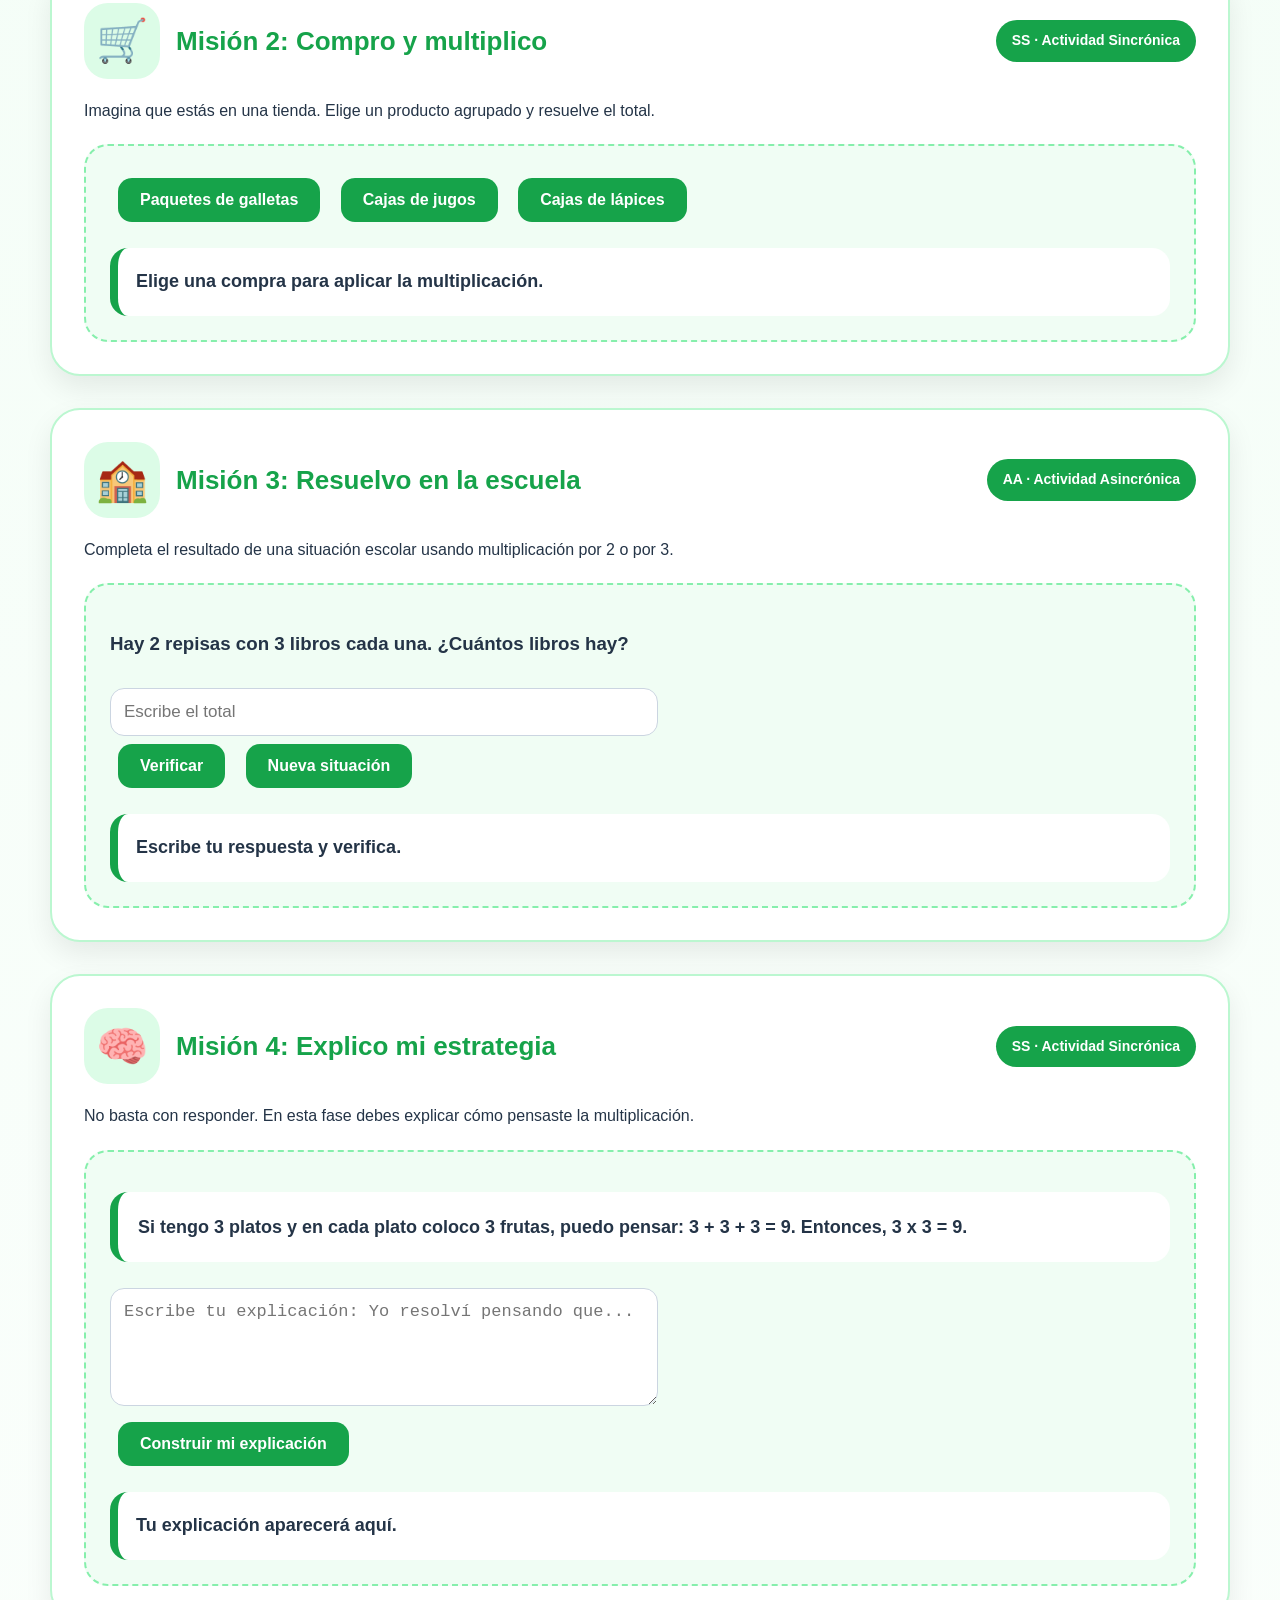
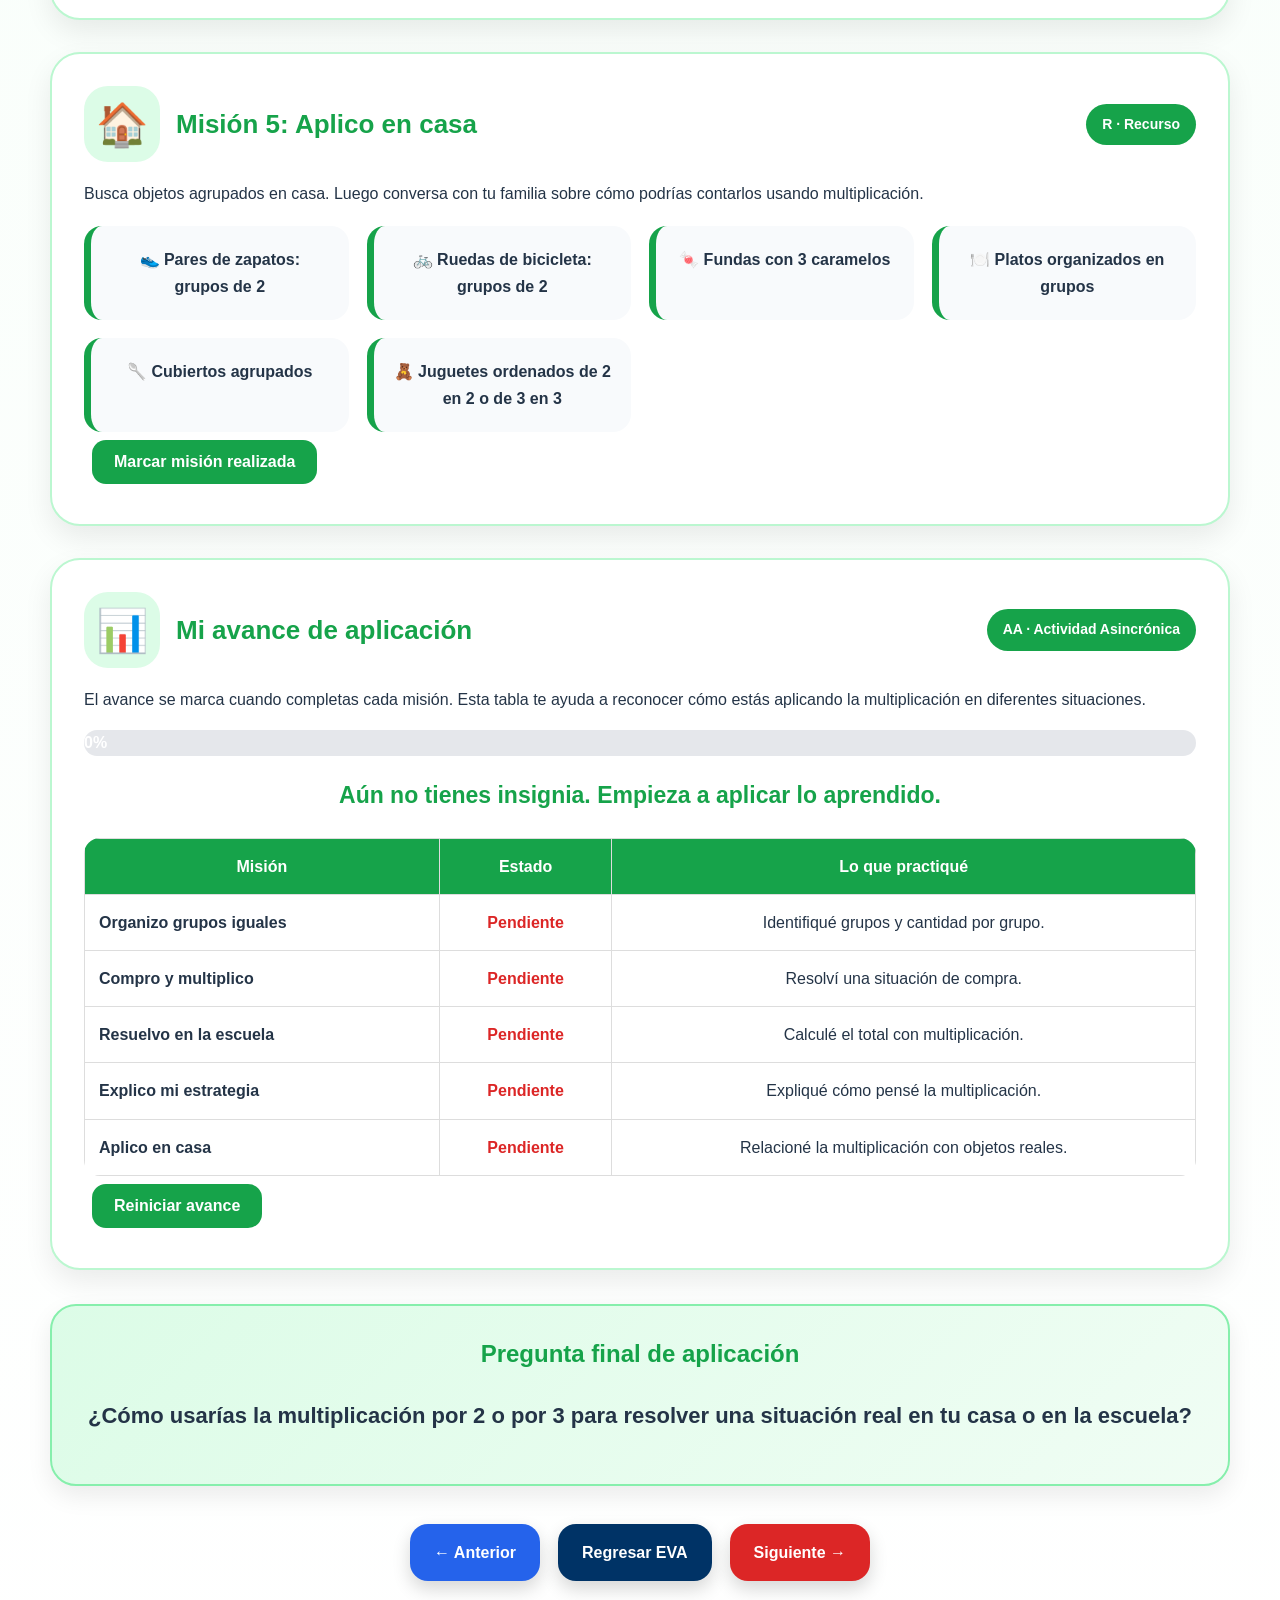
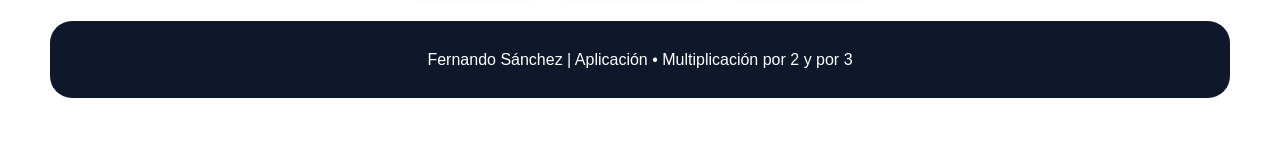
<file: eva-comunicacion.html>
<!DOCTYPE html>
<html lang="es">
<head>
<meta charset="UTF-8">
<meta name="viewport" content="width=device-width, initial-scale=1.0">
<title>Aplicación | EVA Matemática</title>

<style>
:root{
  --verde:#16a34a;
  --verde-oscuro:#14532d;
  --verde-claro:#dcfce7;
  --verde-suave:#f0fdf4;
  --azul:#2563eb;
  --azul-institucional:#003366;
  --rojo:#dc2626;
  --texto:#243447;
  --borde:#bbf7d0;
  --gris:#f8fafc;
}

body{
  margin:0;
  font-family:Arial,sans-serif;
  background:linear-gradient(180deg,#f0fdf4 0%,#ffffff 100%);
  color:var(--texto);
  line-height:1.7;
}

.eva-page{
  max-width:1180px;
  margin:auto;
  padding:30px 20px 50px;
}

.hero{
  background:linear-gradient(135deg,#16a34a,#22c55e);
  color:white;
  text-align:center;
  padding:50px 24px;
  border-radius:28px;
  box-shadow:0 15px 35px rgba(22,163,74,.28);
  margin-bottom:28px;
}

.hero h1{
  margin:0;
  font-size:50px;
  letter-spacing:2px;
  font-weight:900;
}

.hero p{
  font-size:19px;
  margin:12px 0 0;
}

.membrete{
  display:inline-block;
  margin-top:18px;
  padding:10px 22px;
  border-radius:999px;
  border:2px solid rgba(255,255,255,.45);
  background:rgba(255,255,255,.18);
  font-weight:bold;
}

.card{
  background:white;
  border-radius:26px;
  padding:30px;
  margin-bottom:28px;
  box-shadow:0 10px 26px rgba(0,0,0,.08);
  border:2px solid var(--borde);
}

.card-intro{
  border-left:10px solid var(--verde);
}

.card h2{
  margin-top:0;
  color:var(--verde);
  font-size:28px;
}

.progress-bar{
  background:#e5e7eb;
  border-radius:999px;
  overflow:hidden;
  height:26px;
  margin-top:15px;
}

.progress-fill{
  background:linear-gradient(90deg,#16a34a,#22c55e);
  height:100%;
  width:100%;
  color:white;
  text-align:center;
  font-weight:bold;
  line-height:26px;
}

.erca-steps{
  display:grid;
  grid-template-columns:repeat(4,1fr);
  gap:14px;
  margin-top:20px;
}

.erca-step{
  background:var(--verde-claro);
  color:var(--verde-oscuro);
  border:2px solid #86efac;
  border-radius:18px;
  padding:15px;
  text-align:center;
  font-weight:bold;
}

.section-title{
  text-align:center;
  color:var(--verde);
  font-size:34px;
  margin:38px 0 24px;
}

.application-card{
  background:white;
  border-radius:30px;
  padding:32px;
  margin-bottom:32px;
  box-shadow:0 12px 28px rgba(0,0,0,.08);
  border:2px solid var(--borde);
}

.application-header{
  display:flex;
  align-items:center;
  justify-content:space-between;
  gap:18px;
  flex-wrap:wrap;
  margin-bottom:18px;
}

.application-title{
  display:flex;
  align-items:center;
  gap:16px;
}

.icon{
  font-size:42px;
  background:var(--verde-claro);
  width:76px;
  height:76px;
  display:flex;
  align-items:center;
  justify-content:center;
  border-radius:24px;
}

.application-title h3{
  margin:0;
  font-size:26px;
  color:var(--verde);
}

.tag{
  background:var(--verde);
  color:white;
  padding:9px 16px;
  border-radius:999px;
  font-weight:bold;
  font-size:14px;
  white-space:nowrap;
}

.challenge-box{
  background:var(--verde-suave);
  border:2px dashed #86efac;
  border-radius:24px;
  padding:24px;
  margin-top:20px;
}

.situation{
  background:white;
  border-left:8px solid var(--verde);
  border-radius:18px;
  padding:20px;
  margin:16px 0;
  font-size:18px;
  font-weight:bold;
}

.btn{
  display:inline-block;
  background:var(--verde);
  color:white;
  text-decoration:none;
  padding:13px 22px;
  border-radius:14px;
  margin:8px;
  font-weight:bold;
  border:none;
  cursor:pointer;
  font-size:16px;
  transition:.25s ease;
}

.btn:hover{
  transform:translateY(-3px);
  opacity:.92;
}

.option-grid{
  display:grid;
  grid-template-columns:repeat(auto-fit,minmax(220px,1fr));
  gap:16px;
  margin-top:18px;
}

.option{
  background:#dcfce7;
  color:#14532d;
  padding:16px;
  border-radius:16px;
  cursor:pointer;
  font-weight:bold;
  text-align:center;
  border:2px solid #86efac;
  transition:.25s ease;
}

.option:hover{
  background:#bbf7d0;
  transform:scale(1.03);
}

.resultado{
  background:white;
  border-left:8px solid var(--verde);
  border-radius:18px;
  padding:18px;
  margin-top:18px;
  font-weight:bold;
  font-size:18px;
  min-height:32px;
}

input, textarea{
  width:100%;
  max-width:520px;
  padding:13px;
  border-radius:14px;
  border:1px solid #cbd5e1;
  font-size:17px;
  margin-top:10px;
}

textarea{
  min-height:90px;
  resize:vertical;
}

.visual-grid{
  display:grid;
  grid-template-columns:repeat(auto-fit,minmax(220px,1fr));
  gap:18px;
  margin-top:18px;
}

.visual-item{
  background:var(--gris);
  border-radius:18px;
  padding:20px;
  text-align:center;
  border-left:7px solid var(--verde);
  font-weight:bold;
}

table{
  width:100%;
  border-collapse:collapse;
  background:white;
  border-radius:16px;
  overflow:hidden;
  margin-top:18px;
}

th{
  background:var(--verde);
  color:white;
  padding:14px;
  border:1px solid #ddd;
}

td{
  padding:14px;
  border:1px solid #ddd;
  text-align:center;
}

td:first-child{
  text-align:left;
  font-weight:bold;
}

.progress-fill-auto{
  background:var(--verde);
  height:100%;
  width:0%;
  color:white;
  text-align:center;
  font-weight:bold;
  line-height:26px;
  transition:.4s;
}

.insignia{
  font-size:23px;
  font-weight:bold;
  text-align:center;
  margin-top:20px;
  color:var(--verde);
}

.final-question{
  background:linear-gradient(135deg,#dcfce7,#f0fdf4);
  border:2px solid #86efac;
  border-radius:26px;
  padding:28px;
  margin-top:34px;
  text-align:center;
  box-shadow:0 10px 24px rgba(0,0,0,.08);
}

.final-question h2{
  color:var(--verde);
  margin-top:0;
}

.final-question p{
  font-size:22px;
  font-weight:bold;
}

.eva-navigation{
  display:flex;
  justify-content:center;
  gap:18px;
  flex-wrap:wrap;
  margin-top:38px;
}

.eva-navigation a{
  text-decoration:none;
  color:white;
  font-weight:bold;
  padding:15px 24px;
  border-radius:18px;
  box-shadow:0 8px 18px rgba(0,0,0,.16);
}

.btn-anterior{
  background:var(--azul);
}

.btn-eva{
  background:var(--azul-institucional);
}

.btn-siguiente{
  background:var(--rojo);
}

footer{
  background:#0f172a;
  color:white;
  text-align:center;
  padding:25px;
  margin-top:40px;
  border-radius:22px;
}

@media(max-width:768px){
  .hero h1{
    font-size:36px;
  }

  .erca-steps{
    grid-template-columns:1fr;
  }

  .application-header{
    align-items:flex-start;
  }

  table{
    font-size:13px;
  }
}
</style>
</head>

<body>

<main class="eva-page">

<section class="hero">
  <h1>APLICACIÓN</h1>
  <p>EVA Matemática | Multiplicación por 2 y por 3</p>
  <div class="membrete">ERCA – Fase de Aplicación</div>
</section>

<section class="card card-intro">
  <h2>Propósito de aprendizaje</h2>
  <p>
    Aplicar la multiplicación por 2 y por 3 en situaciones reales, retos visuales y actividades prácticas que permitan resolver problemas sencillos mediante grupos iguales, sumas repetidas y lenguaje matemático.
  </p>
</section>

<section class="card">
  <h2>Avance del recorrido ERCA</h2>
  <p>
    Has llegado a la fase de aplicación. Ahora usarás lo aprendido para resolver situaciones concretas, tomar decisiones matemáticas y explicar cómo la multiplicación ayuda a contar grupos iguales de forma más rápida.
  </p>

  <div class="progress-bar">
    <div class="progress-fill">100%</div>
  </div>

  <div class="erca-steps">
    <div class="erca-step">Experiencia</div>
    <div class="erca-step">Reflexión</div>
    <div class="erca-step">Conceptualización</div>
    <div class="erca-step">Aplicación</div>
  </div>
</section>

<h2 class="section-title">Resolvemos Situaciones Reales</h2>

<section class="application-card">
  <div class="application-header">
    <div class="application-title">
      <div class="icon">🧺</div>
      <h3>Misión 1: Organizo grupos iguales</h3>
    </div>
    <span class="tag">AA · Actividad Asincrónica</span>
  </div>

  <p>
    Observa la situación y decide qué multiplicación ayuda a resolverla.
  </p>

  <div class="challenge-box">
    <div class="situation">
      En una mesa hay 3 canastas. En cada canasta hay 2 manzanas. ¿Cuántas manzanas hay en total?
    </div>

    <div class="option-grid">
      <div class="option" onclick="resolverMision1('incorrecta1')">2 x 2 = 4</div>
      <div class="option" onclick="resolverMision1('correcta')">3 x 2 = 6</div>
      <div class="option" onclick="resolverMision1('incorrecta2')">3 x 3 = 9</div>
    </div>

    <div id="resultadoMision1" class="resultado">
      Selecciona la multiplicación que representa la situación.
    </div>
  </div>
</section>

<section class="application-card">
  <div class="application-header">
    <div class="application-title">
      <div class="icon">🛒</div>
      <h3>Misión 2: Compro y multiplico</h3>
    </div>
    <span class="tag">SS · Actividad Sincrónica</span>
  </div>

  <p>
    Imagina que estás en una tienda. Elige un producto agrupado y resuelve el total.
  </p>

  <div class="challenge-box">
    <button class="btn" onclick="mostrarCompra('galletas')">Paquetes de galletas</button>
    <button class="btn" onclick="mostrarCompra('jugos')">Cajas de jugos</button>
    <button class="btn" onclick="mostrarCompra('lapices')">Cajas de lápices</button>

    <div id="resultadoCompra" class="resultado">
      Elige una compra para aplicar la multiplicación.
    </div>
  </div>
</section>

<section class="application-card">
  <div class="application-header">
    <div class="application-title">
      <div class="icon">🏫</div>
      <h3>Misión 3: Resuelvo en la escuela</h3>
    </div>
    <span class="tag">AA · Actividad Asincrónica</span>
  </div>

  <p>
    Completa el resultado de una situación escolar usando multiplicación por 2 o por 3.
  </p>

  <div class="challenge-box">
    <h3 id="preguntaEscuela">Hay 4 mesas con 2 cuadernos cada una. ¿Cuántos cuadernos hay?</h3>

    <input id="respuestaEscuela" type="number" placeholder="Escribe el total">

    <br>

    <button class="btn" onclick="verificarEscuela()">Verificar</button>
    <button class="btn" onclick="nuevaSituacionEscuela()">Nueva situación</button>

    <div id="resultadoEscuela" class="resultado">
      Escribe tu respuesta y verifica.
    </div>
  </div>
</section>

<section class="application-card">
  <div class="application-header">
    <div class="application-title">
      <div class="icon">🧠</div>
      <h3>Misión 4: Explico mi estrategia</h3>
    </div>
    <span class="tag">SS · Actividad Sincrónica</span>
  </div>

  <p>
    No basta con responder. En esta fase debes explicar cómo pensaste la multiplicación.
  </p>

  <div class="challenge-box">
    <div class="situation">
      Si tengo 3 platos y en cada plato coloco 3 frutas, puedo pensar: 3 + 3 + 3 = 9. Entonces, 3 x 3 = 9.
    </div>

    <textarea id="explicacion" placeholder="Escribe tu explicación: Yo resolví pensando que..."></textarea>

    <br>

    <button class="btn" onclick="construirExplicacion()">Construir mi explicación</button>

    <div id="resultadoExplicacion" class="resultado">
      Tu explicación aparecerá aquí.
    </div>
  </div>
</section>

<section class="application-card">
  <div class="application-header">
    <div class="application-title">
      <div class="icon">🏠</div>
      <h3>Misión 5: Aplico en casa</h3>
    </div>
    <span class="tag">R · Recurso</span>
  </div>

  <p>
    Busca objetos agrupados en casa. Luego conversa con tu familia sobre cómo podrías contarlos usando multiplicación.
  </p>

  <div class="visual-grid">
    <div class="visual-item">👟 Pares de zapatos: grupos de 2</div>
    <div class="visual-item">🚲 Ruedas de bicicleta: grupos de 2</div>
    <div class="visual-item">🍬 Fundas con 3 caramelos</div>
    <div class="visual-item">🍽️ Platos organizados en grupos</div>
    <div class="visual-item">🥄 Cubiertos agrupados</div>
    <div class="visual-item">🧸 Juguetes ordenados de 2 en 2 o de 3 en 3</div>
  </div>

  <button class="btn" onclick="marcarActividad('casa')">Marcar misión realizada</button>
</section>

<section class="application-card">
  <div class="application-header">
    <div class="application-title">
      <div class="icon">📊</div>
      <h3>Mi avance de aplicación</h3>
    </div>
    <span class="tag">AA · Actividad Asincrónica</span>
  </div>

  <p>
    El avance se marca cuando completas cada misión. Esta tabla te ayuda a reconocer cómo estás aplicando la multiplicación en diferentes situaciones.
  </p>

  <div class="progress-bar">
    <div class="progress-fill-auto" id="barraProgreso">0%</div>
  </div>

  <p class="insignia" id="insignia">Aún no tienes insignia. Empieza a aplicar lo aprendido.</p>

  <table>
    <thead>
      <tr>
        <th>Misión</th>
        <th>Estado</th>
        <th>Lo que practiqué</th>
      </tr>
    </thead>

    <tbody>
      <tr>
        <td>Organizo grupos iguales</td>
        <td id="estado-mision1">Pendiente</td>
        <td>Identifiqué grupos y cantidad por grupo.</td>
      </tr>

      <tr>
        <td>Compro y multiplico</td>
        <td id="estado-compra">Pendiente</td>
        <td>Resolví una situación de compra.</td>
      </tr>

      <tr>
        <td>Resuelvo en la escuela</td>
        <td id="estado-escuela">Pendiente</td>
        <td>Calculé el total con multiplicación.</td>
      </tr>

      <tr>
        <td>Explico mi estrategia</td>
        <td id="estado-explicacion">Pendiente</td>
        <td>Expliqué cómo pensé la multiplicación.</td>
      </tr>

      <tr>
        <td>Aplico en casa</td>
        <td id="estado-casa">Pendiente</td>
        <td>Relacioné la multiplicación con objetos reales.</td>
      </tr>
    </tbody>
  </table>

  <button class="btn" onclick="reiniciarAvance()">Reiniciar avance</button>
</section>

<section class="final-question">
  <h2>Pregunta final de aplicación</h2>
  <p>¿Cómo usarías la multiplicación por 2 o por 3 para resolver una situación real en tu casa o en la escuela?</p>
</section>

<nav class="eva-navigation">
  <a href="eva-comunicacion.html" class="btn-anterior">← Anterior</a>
  <a href="eva-multiplicacion-por-dos.html" class="btn-eva">Regresar EVA</a>
  <a href="eva-evaluacion.html" class="btn-siguiente">Siguiente →</a>
</nav>

<footer>
  Fernando Sánchez | Aplicación • Multiplicación por 2 y por 3
</footer>

</main>

<script>
let avance = {
  mision1:false,
  compra:false,
  escuela:false,
  explicacion:false,
  casa:false
};

let situacionActual = {
  texto:"Hay 4 mesas con 2 cuadernos cada una. ¿Cuántos cuadernos hay?",
  respuesta:8,
  multiplicacion:"4 x 2 = 8"
};

function marcarActividad(nombre){
  avance[nombre] = true;
  actualizarAvance();
}

function actualizarAvance(){
  const total = Object.keys(avance).length;
  const completadas = Object.values(avance).filter(valor => valor).length;
  const porcentaje = Math.round((completadas / total) * 100);

  document.getElementById("barraProgreso").style.width = porcentaje + "%";
  document.getElementById("barraProgreso").textContent = porcentaje + "%";

  Object.keys(avance).forEach(nombre => {
    const celda = document.getElementById("estado-" + nombre);

    if(avance[nombre]){
      celda.textContent = "Completada";
      celda.style.color = "#16a34a";
      celda.style.fontWeight = "bold";
    }else{
      celda.textContent = "Pendiente";
      celda.style.color = "#dc2626";
      celda.style.fontWeight = "bold";
    }
  });

  const insignia = document.getElementById("insignia");

  if(porcentaje === 100){
    insignia.textContent = "🥇 Aplicador matemático: usas la multiplicación en situaciones reales.";
  }else if(porcentaje >= 60){
    insignia.textContent = "🥈 Vas muy bien: ya puedes aplicar la multiplicación en varios retos.";
  }else if(porcentaje >= 40){
    insignia.textContent = "🥉 Sigue practicando: estás aprendiendo a usar la multiplicación.";
  }else{
    insignia.textContent = "Aún no tienes insignia. Empieza a aplicar lo aprendido.";
  }
}

function reiniciarAvance(){
  avance = {
    mision1:false,
    compra:false,
    escuela:false,
    explicacion:false,
    casa:false
  };

  actualizarAvance();
}

function resolverMision1(opcion){
  const resultado = document.getElementById("resultadoMision1");

  if(opcion === "correcta"){
    resultado.textContent = "Correcto. Hay 3 canastas y cada una tiene 2 manzanas. Entonces: 3 x 2 = 6.";
    resultado.style.color = "#16a34a";
    marcarActividad("mision1");
  }else{
    resultado.textContent = "Revisa otra vez. Primero cuenta cuántos grupos hay y luego cuántos objetos tiene cada grupo.";
    resultado.style.color = "#dc2626";
  }
}

function mostrarCompra(tipo){
  const resultado = document.getElementById("resultadoCompra");

  if(tipo === "galletas"){
    resultado.textContent = "Compras 3 paquetes. Cada paquete tiene 2 galletas. Entonces: 3 x 2 = 6 galletas.";
  }

  if(tipo === "jugos"){
    resultado.textContent = "Compras 2 cajas. Cada caja tiene 3 jugos. Entonces: 2 x 3 = 6 jugos.";
  }

  if(tipo === "lapices"){
    resultado.textContent = "Compras 4 cajas. Cada caja tiene 3 lápices. Entonces: 4 x 3 = 12 lápices.";
  }

  resultado.style.color = "#16a34a";
  marcarActividad("compra");
}

function nuevaSituacionEscuela(){
  const situaciones = [
    {
      texto:"Hay 4 mesas con 2 cuadernos cada una. ¿Cuántos cuadernos hay?",
      respuesta:8,
      multiplicacion:"4 x 2 = 8"
    },
    {
      texto:"Hay 3 grupos con 3 estudiantes cada uno. ¿Cuántos estudiantes hay?",
      respuesta:9,
      multiplicacion:"3 x 3 = 9"
    },
    {
      texto:"Hay 5 parejas de niños jugando. ¿Cuántos niños hay?",
      respuesta:10,
      multiplicacion:"5 x 2 = 10"
    },
    {
      texto:"Hay 2 repisas con 3 libros cada una. ¿Cuántos libros hay?",
      respuesta:6,
      multiplicacion:"2 x 3 = 6"
    }
  ];

  situacionActual = situaciones[Math.floor(Math.random()*situaciones.length)];

  document.getElementById("preguntaEscuela").textContent = situacionActual.texto;
  document.getElementById("respuestaEscuela").value = "";
  document.getElementById("resultadoEscuela").textContent = "Escribe tu respuesta y verifica.";
  document.getElementById("resultadoEscuela").style.color = "#243447";
}

function verificarEscuela(){
  const respuesta = Number(document.getElementById("respuestaEscuela").value);
  const resultado = document.getElementById("resultadoEscuela");

  if(document.getElementById("respuestaEscuela").value === ""){
    resultado.textContent = "Escribe una respuesta antes de verificar.";
    resultado.style.color = "#f97316";
    return;
  }

  if(respuesta === situacionActual.respuesta){
    resultado.textContent = "Correcto. La multiplicación es: " + situacionActual.multiplicacion + ".";
    resultado.style.color = "#16a34a";
    marcarActividad("escuela");
  }else{
    resultado.textContent = "Intenta otra vez. Piensa cuántos grupos hay y cuántos elementos tiene cada grupo.";
    resultado.style.color = "#dc2626";
  }
}

function construirExplicacion(){
  const texto = document.getElementById("explicacion").value.trim();
  const resultado = document.getElementById("resultadoExplicacion");

  if(texto.length < 10){
    resultado.textContent = "Escribe una explicación un poco más completa.";
    resultado.style.color = "#f97316";
    return;
  }

  resultado.textContent = "Muy bien. Tu explicación muestra cómo estás usando la multiplicación para representar grupos iguales.";
  resultado.style.color = "#16a34a";
  marcarActividad("explicacion");
}

nuevaSituacionEscuela();
actualizarAvance();
</script>

</body>
</html>
</file>
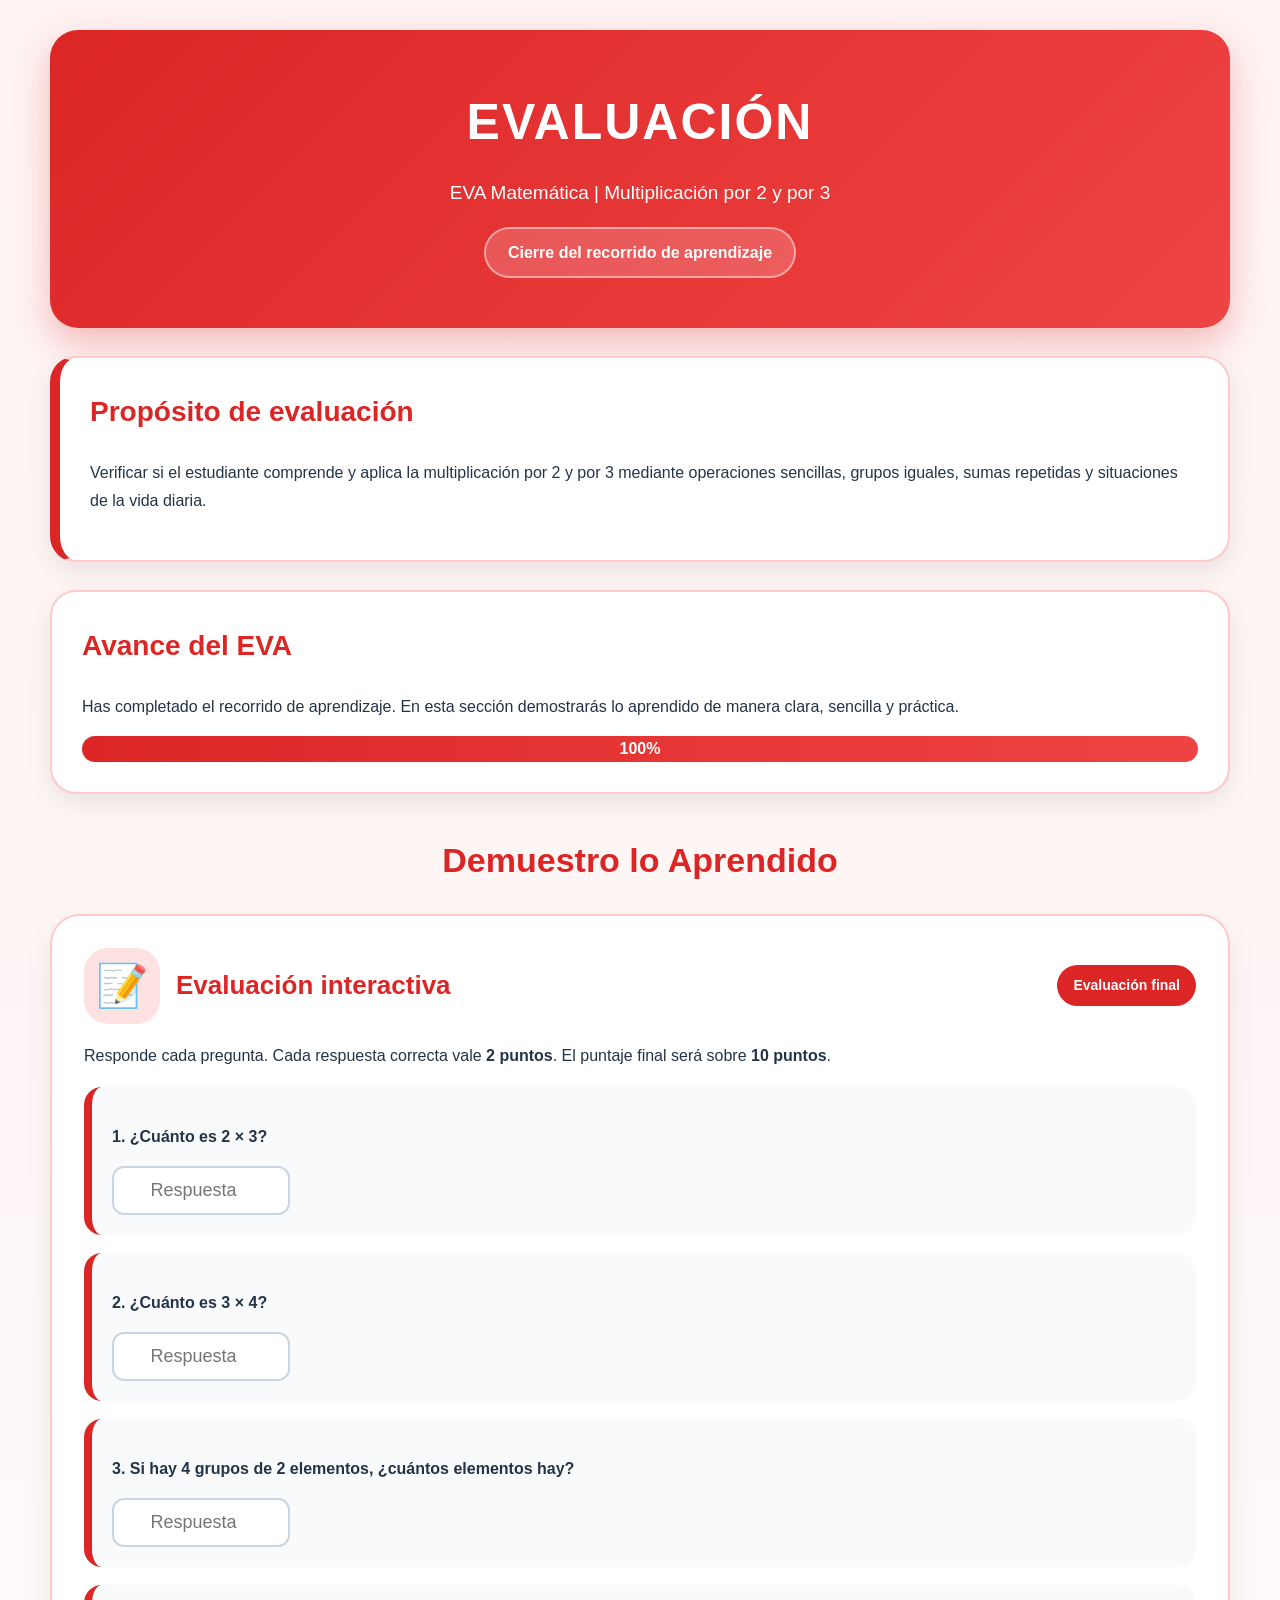
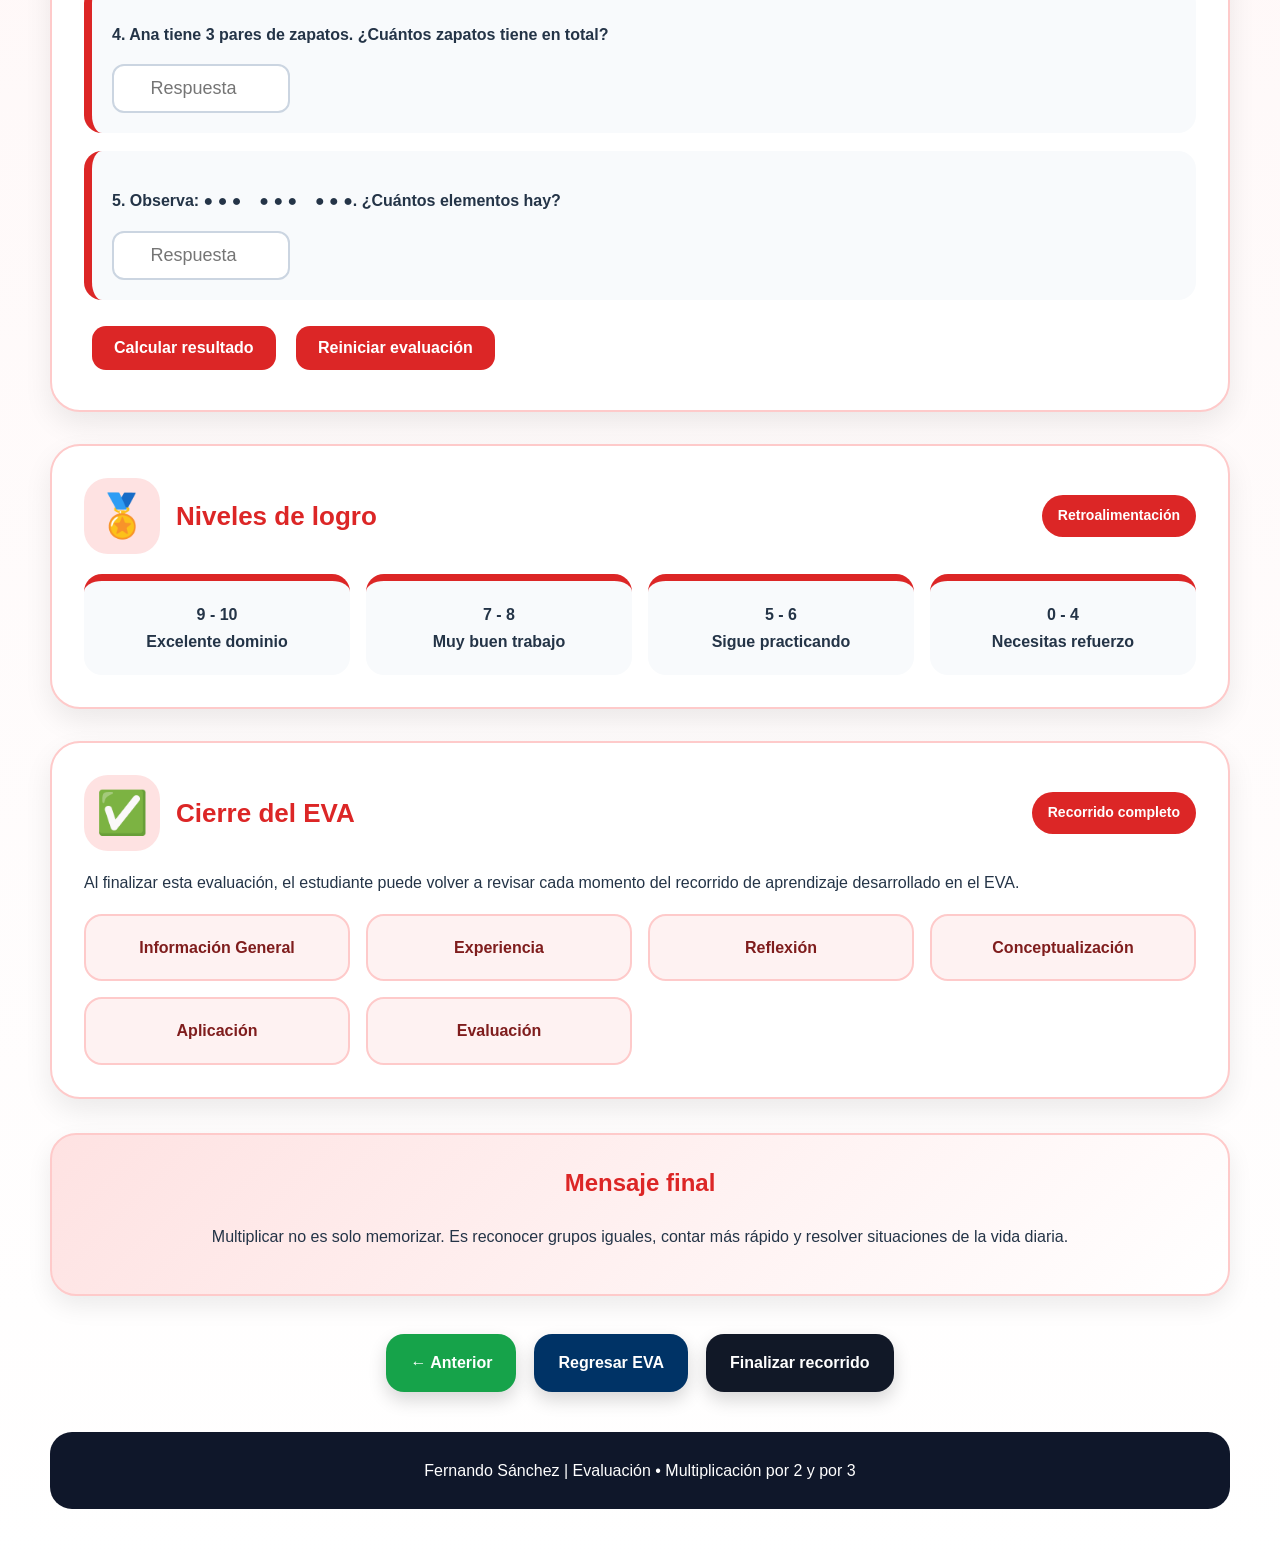
<file: eva-evaluacion.html>
<!DOCTYPE html>
<html lang="es">
<head>
<meta charset="UTF-8">
<meta name="viewport" content="width=device-width, initial-scale=1.0">
<title>Evaluación | EVA Matemática</title>

<style>
:root{
  --rojo:#dc2626;
  --rojo-claro:#fee2e2;
  --rojo-suave:#fef2f2;
  --verde:#16a34a;
  --azul-institucional:#003366;
  --texto:#243447;
  --borde:#fecaca;
}

body{
  margin:0;
  font-family:Arial,sans-serif;
  background:linear-gradient(180deg,#fef2f2 0%,#ffffff 100%);
  color:var(--texto);
  line-height:1.7;
}

.eva-page{
  max-width:1180px;
  margin:auto;
  padding:30px 20px 50px;
}

.hero{
  background:linear-gradient(135deg,#dc2626,#ef4444);
  color:white;
  text-align:center;
  padding:50px 24px;
  border-radius:28px;
  box-shadow:0 15px 35px rgba(220,38,38,.28);
  margin-bottom:28px;
}

.hero h1{
  margin:0;
  font-size:50px;
  letter-spacing:2px;
  font-weight:900;
}

.hero p{
  font-size:19px;
  margin:12px 0 0;
}

.membrete{
  display:inline-block;
  margin-top:18px;
  padding:10px 22px;
  border-radius:999px;
  border:2px solid rgba(255,255,255,.45);
  background:rgba(255,255,255,.18);
  font-weight:bold;
}

.card{
  background:white;
  border-radius:26px;
  padding:30px;
  margin-bottom:28px;
  box-shadow:0 10px 26px rgba(0,0,0,.08);
  border:2px solid var(--borde);
}

.card-intro{
  border-left:10px solid var(--rojo);
}

.card h2{
  margin-top:0;
  color:var(--rojo);
  font-size:28px;
}

.progress-bar{
  background:#e5e7eb;
  border-radius:999px;
  overflow:hidden;
  height:26px;
  margin-top:15px;
}

.progress-fill{
  background:linear-gradient(90deg,#dc2626,#ef4444);
  height:100%;
  width:100%;
  color:white;
  text-align:center;
  font-weight:bold;
  line-height:26px;
}

.section-title{
  text-align:center;
  color:var(--rojo);
  font-size:34px;
  margin:38px 0 24px;
}

.evaluation-card{
  background:white;
  border-radius:30px;
  padding:32px;
  margin-bottom:32px;
  box-shadow:0 12px 28px rgba(0,0,0,.08);
  border:2px solid var(--borde);
}

.evaluation-header{
  display:flex;
  align-items:center;
  justify-content:space-between;
  gap:18px;
  flex-wrap:wrap;
  margin-bottom:18px;
}

.evaluation-title{
  display:flex;
  align-items:center;
  gap:16px;
}

.icon{
  font-size:42px;
  background:var(--rojo-claro);
  width:76px;
  height:76px;
  display:flex;
  align-items:center;
  justify-content:center;
  border-radius:24px;
}

.evaluation-title h3{
  margin:0;
  font-size:26px;
  color:var(--rojo);
}

.tag{
  background:var(--rojo);
  color:white;
  padding:9px 16px;
  border-radius:999px;
  font-weight:bold;
  font-size:14px;
  white-space:nowrap;
}

.question{
  background:#f8fafc;
  border-left:8px solid var(--rojo);
  border-radius:18px;
  padding:20px;
  margin:18px 0;
}

input{
  padding:12px;
  border:2px solid #cbd5e1;
  border-radius:12px;
  font-size:18px;
  width:150px;
  text-align:center;
}

.btn{
  display:inline-block;
  background:var(--rojo);
  color:white;
  text-decoration:none;
  padding:13px 22px;
  border-radius:14px;
  margin:8px;
  font-weight:bold;
  border:none;
  cursor:pointer;
  font-size:16px;
  transition:.25s ease;
}

.btn:hover{
  transform:translateY(-3px);
  opacity:.92;
}

.resultado{
  display:none;
  border-radius:22px;
  padding:28px;
  margin-top:25px;
  text-align:center;
  font-size:20px;
  font-weight:bold;
}

.excelente{
  background:#dcfce7;
  color:#166534;
}

.bueno{
  background:#dbeafe;
  color:#1e40af;
}

.practica{
  background:#fef3c7;
  color:#92400e;
}

.refuerzo{
  background:#fee2e2;
  color:#991b1b;
}

.badges{
  display:grid;
  grid-template-columns:repeat(auto-fit,minmax(180px,1fr));
  gap:16px;
  margin-top:20px;
}

.badge{
  background:#f8fafc;
  border-radius:18px;
  padding:20px;
  text-align:center;
  font-weight:bold;
  border-top:7px solid var(--rojo);
}

.close-list{
  display:grid;
  grid-template-columns:repeat(auto-fit,minmax(220px,1fr));
  gap:16px;
  margin-top:18px;
}

.close-item{
  background:var(--rojo-suave);
  border:2px solid var(--borde);
  border-radius:18px;
  padding:18px;
  font-weight:bold;
  text-align:center;
  text-decoration:none;
  color:#7f1d1d;
  transition:.25s ease;
}

.close-item:hover{
  background:#fee2e2;
  transform:translateY(-3px);
}

.final-message{
  background:linear-gradient(135deg,#fee2e2,#fff);
  border:2px solid var(--borde);
  border-radius:26px;
  padding:28px;
  margin-top:34px;
  text-align:center;
  box-shadow:0 10px 24px rgba(0,0,0,.08);
}

.final-message h2{
  color:var(--rojo);
  margin-top:0;
}

.eva-navigation{
  display:flex;
  justify-content:center;
  gap:18px;
  flex-wrap:wrap;
  margin-top:38px;
}

.eva-navigation a{
  text-decoration:none;
  color:white;
  font-weight:bold;
  padding:15px 24px;
  border-radius:18px;
  box-shadow:0 8px 18px rgba(0,0,0,.16);
}

.btn-anterior{
  background:var(--verde);
}

.btn-eva{
  background:var(--azul-institucional);
}

.btn-finalizar{
  background:#111827;
}

footer{
  background:#0f172a;
  color:white;
  text-align:center;
  padding:25px;
  margin-top:40px;
  border-radius:22px;
}

@media(max-width:768px){
  .hero h1{
    font-size:36px;
  }

  .evaluation-header{
    align-items:flex-start;
  }
}
</style>
</head>

<body>

<main class="eva-page">

<section class="hero">
  <h1>EVALUACIÓN</h1>
  <p>EVA Matemática | Multiplicación por 2 y por 3</p>
  <div class="membrete">Cierre del recorrido de aprendizaje</div>
</section>

<section class="card card-intro">
  <h2>Propósito de evaluación</h2>
  <p>
    Verificar si el estudiante comprende y aplica la multiplicación por 2 y por 3 mediante operaciones sencillas, grupos iguales, sumas repetidas y situaciones de la vida diaria.
  </p>
</section>

<section class="card">
  <h2>Avance del EVA</h2>
  <p>
    Has completado el recorrido de aprendizaje. En esta sección demostrarás lo aprendido de manera clara, sencilla y práctica.
  </p>

  <div class="progress-bar">
    <div class="progress-fill">100%</div>
  </div>
</section>

<h2 class="section-title">Demuestro lo Aprendido</h2>

<section class="evaluation-card">
  <div class="evaluation-header">
    <div class="evaluation-title">
      <div class="icon">📝</div>
      <h3>Evaluación interactiva</h3>
    </div>
    <span class="tag">Evaluación final</span>
  </div>

  <p>
    Responde cada pregunta. Cada respuesta correcta vale <strong>2 puntos</strong>. El puntaje final será sobre <strong>10 puntos</strong>.
  </p>

  <div class="question">
    <p><strong>1. ¿Cuánto es 2 × 3?</strong></p>
    <input id="p1" type="number" placeholder="Respuesta">
  </div>

  <div class="question">
    <p><strong>2. ¿Cuánto es 3 × 4?</strong></p>
    <input id="p2" type="number" placeholder="Respuesta">
  </div>

  <div class="question">
    <p><strong>3. Si hay 4 grupos de 2 elementos, ¿cuántos elementos hay?</strong></p>
    <input id="p3" type="number" placeholder="Respuesta">
  </div>

  <div class="question">
    <p><strong>4. Ana tiene 3 pares de zapatos. ¿Cuántos zapatos tiene en total?</strong></p>
    <input id="p4" type="number" placeholder="Respuesta">
  </div>

  <div class="question">
    <p><strong>5. Observa: ● ● ● &nbsp;&nbsp; ● ● ● &nbsp;&nbsp; ● ● ●. ¿Cuántos elementos hay?</strong></p>
    <input id="p5" type="number" placeholder="Respuesta">
  </div>

  <button class="btn" onclick="calcularResultado()">Calcular resultado</button>
  <button class="btn" onclick="reiniciarEvaluacion()">Reiniciar evaluación</button>

  <div id="resultado" class="resultado"></div>
</section>

<section class="evaluation-card">
  <div class="evaluation-header">
    <div class="evaluation-title">
      <div class="icon">🏅</div>
      <h3>Niveles de logro</h3>
    </div>
    <span class="tag">Retroalimentación</span>
  </div>

  <div class="badges">
    <div class="badge">9 - 10<br>Excelente dominio</div>
    <div class="badge">7 - 8<br>Muy buen trabajo</div>
    <div class="badge">5 - 6<br>Sigue practicando</div>
    <div class="badge">0 - 4<br>Necesitas refuerzo</div>
  </div>
</section>

<section class="evaluation-card">
  <div class="evaluation-header">
    <div class="evaluation-title">
      <div class="icon">✅</div>
      <h3>Cierre del EVA</h3>
    </div>
    <span class="tag">Recorrido completo</span>
  </div>

  <p>
    Al finalizar esta evaluación, el estudiante puede volver a revisar cada momento del recorrido de aprendizaje desarrollado en el EVA.
  </p>

  <div class="close-list">
    <a href="eva-informacion.html" class="close-item">Información General</a>
    <a href="eva-materiales.html" class="close-item">Experiencia</a>
    <a href="eva-actividades.html" class="close-item">Reflexión</a>
    <a href="eva-comunicacion.html" class="close-item">Conceptualización</a>
    <a href="eva-recursos.html" class="close-item">Aplicación</a>
    <a href="eva-evaluacion.html" class="close-item">Evaluación</a>
  </div>
</section>

<section class="final-message">
  <h2>Mensaje final</h2>
  <p>
    Multiplicar no es solo memorizar. Es reconocer grupos iguales, contar más rápido y resolver situaciones de la vida diaria.
  </p>
</section>

<nav class="eva-navigation">
  <a href="eva-recursos.html" class="btn-anterior">← Anterior</a>
  <a href="eva-multiplicacion-por-dos.html" class="btn-eva">Regresar EVA</a>
  <a href="index.html" class="btn-finalizar">Finalizar recorrido</a>
</nav>

<footer>
  Fernando Sánchez | Evaluación • Multiplicación por 2 y por 3
</footer>

</main>

<script>
function calcularResultado(){
  let puntaje = 0;

  const respuestas = [
    Number(document.getElementById("p1").value),
    Number(document.getElementById("p2").value),
    Number(document.getElementById("p3").value),
    Number(document.getElementById("p4").value),
    Number(document.getElementById("p5").value)
  ];

  const correctas = [6,12,8,6,9];

  for(let i = 0; i < correctas.length; i++){
    if(respuestas[i] === correctas[i]){
      puntaje += 2;
    }
  }

  const resultado = document.getElementById("resultado");
  resultado.style.display = "block";

  if(puntaje >= 9){
    resultado.className = "resultado excelente";
    resultado.innerHTML = "Puntaje obtenido: " + puntaje + "/10<br>Excelente. Comprendes y aplicas muy bien la multiplicación por 2 y por 3.";
  }else if(puntaje >= 7){
    resultado.className = "resultado bueno";
    resultado.innerHTML = "Puntaje obtenido: " + puntaje + "/10<br>Muy buen trabajo. Dominas gran parte del tema.";
  }else if(puntaje >= 5){
    resultado.className = "resultado practica";
    resultado.innerHTML = "Puntaje obtenido: " + puntaje + "/10<br>Sigue practicando. Revisa nuevamente las actividades de aplicación.";
  }else{
    resultado.className = "resultado refuerzo";
    resultado.innerHTML = "Puntaje obtenido: " + puntaje + "/10<br>Necesitas reforzar. Vuelve a revisar la experiencia, la reflexión, la conceptualización y la aplicación.";
  }
}

function reiniciarEvaluacion(){
  for(let i = 1; i <= 5; i++){
    document.getElementById("p" + i).value = "";
  }

  const resultado = document.getElementById("resultado");
  resultado.style.display = "none";
  resultado.innerHTML = "";
}
</script>

</body>
</html>
</file>
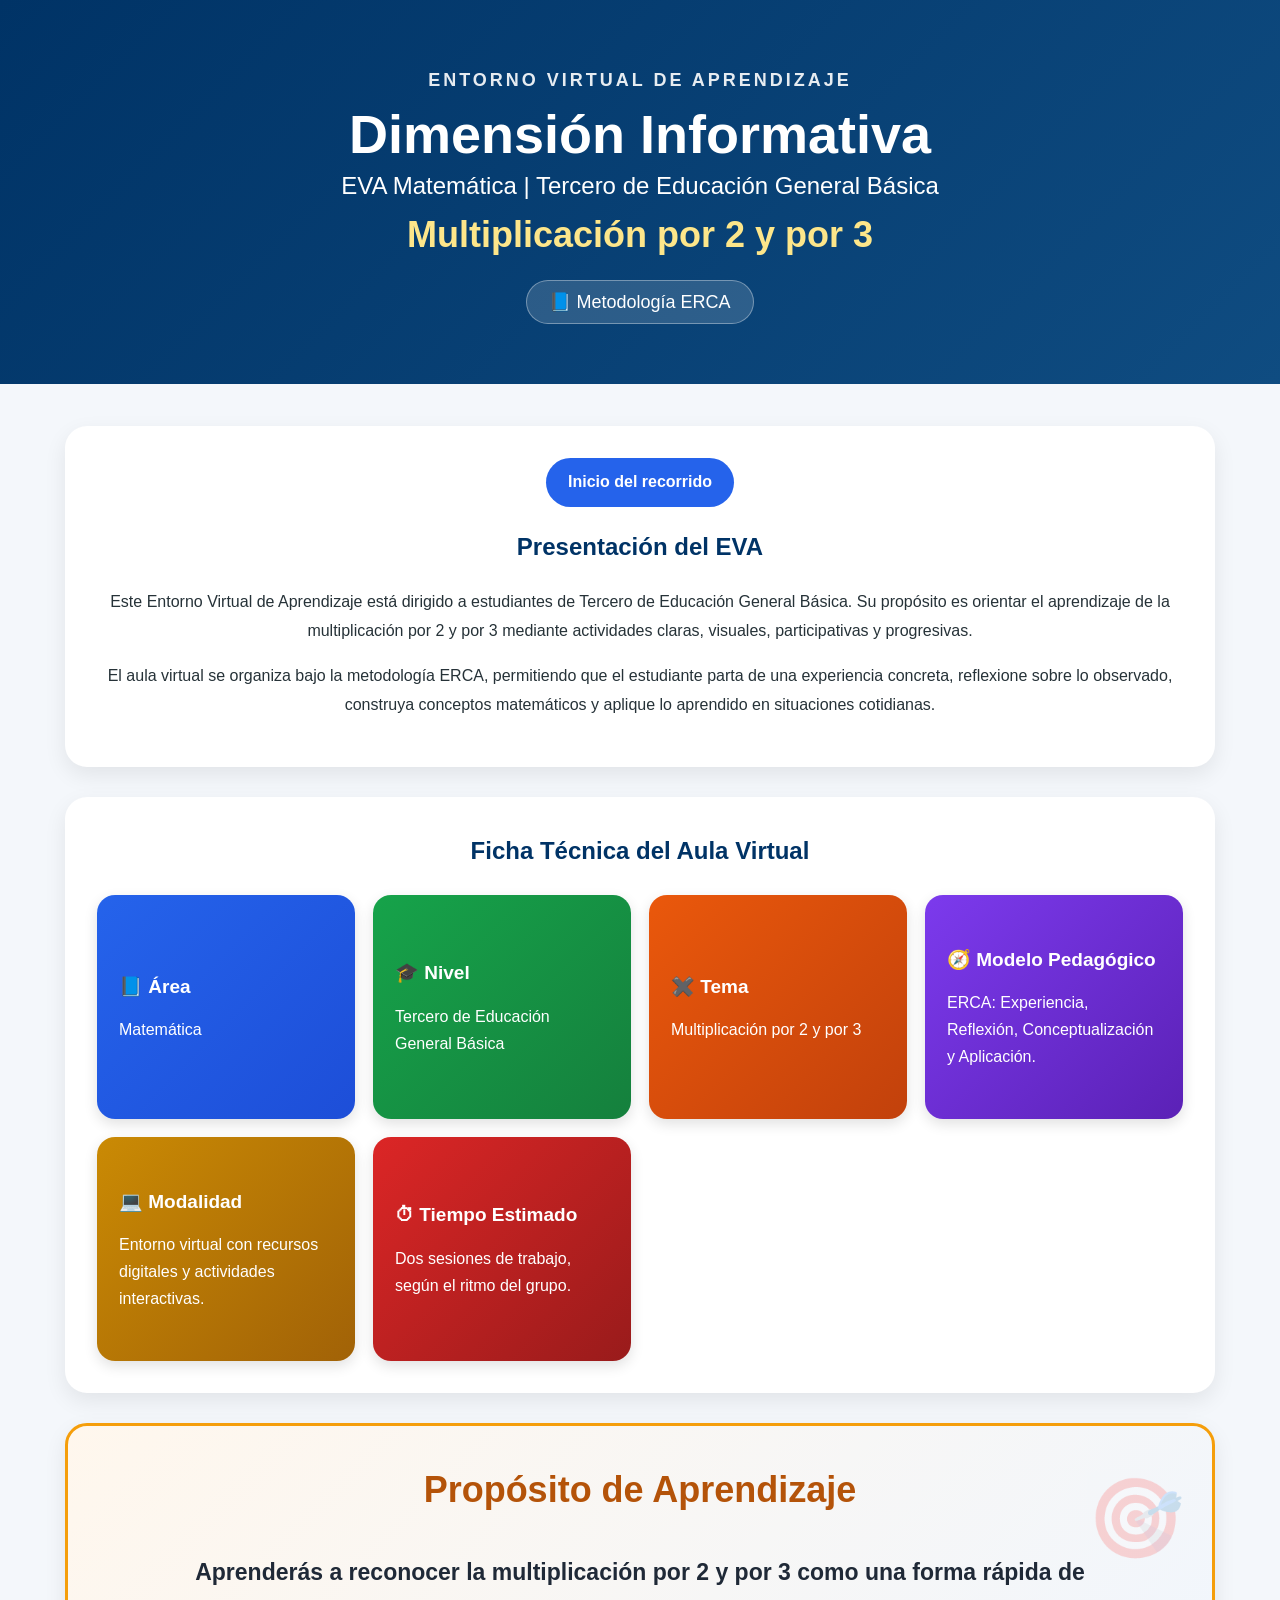
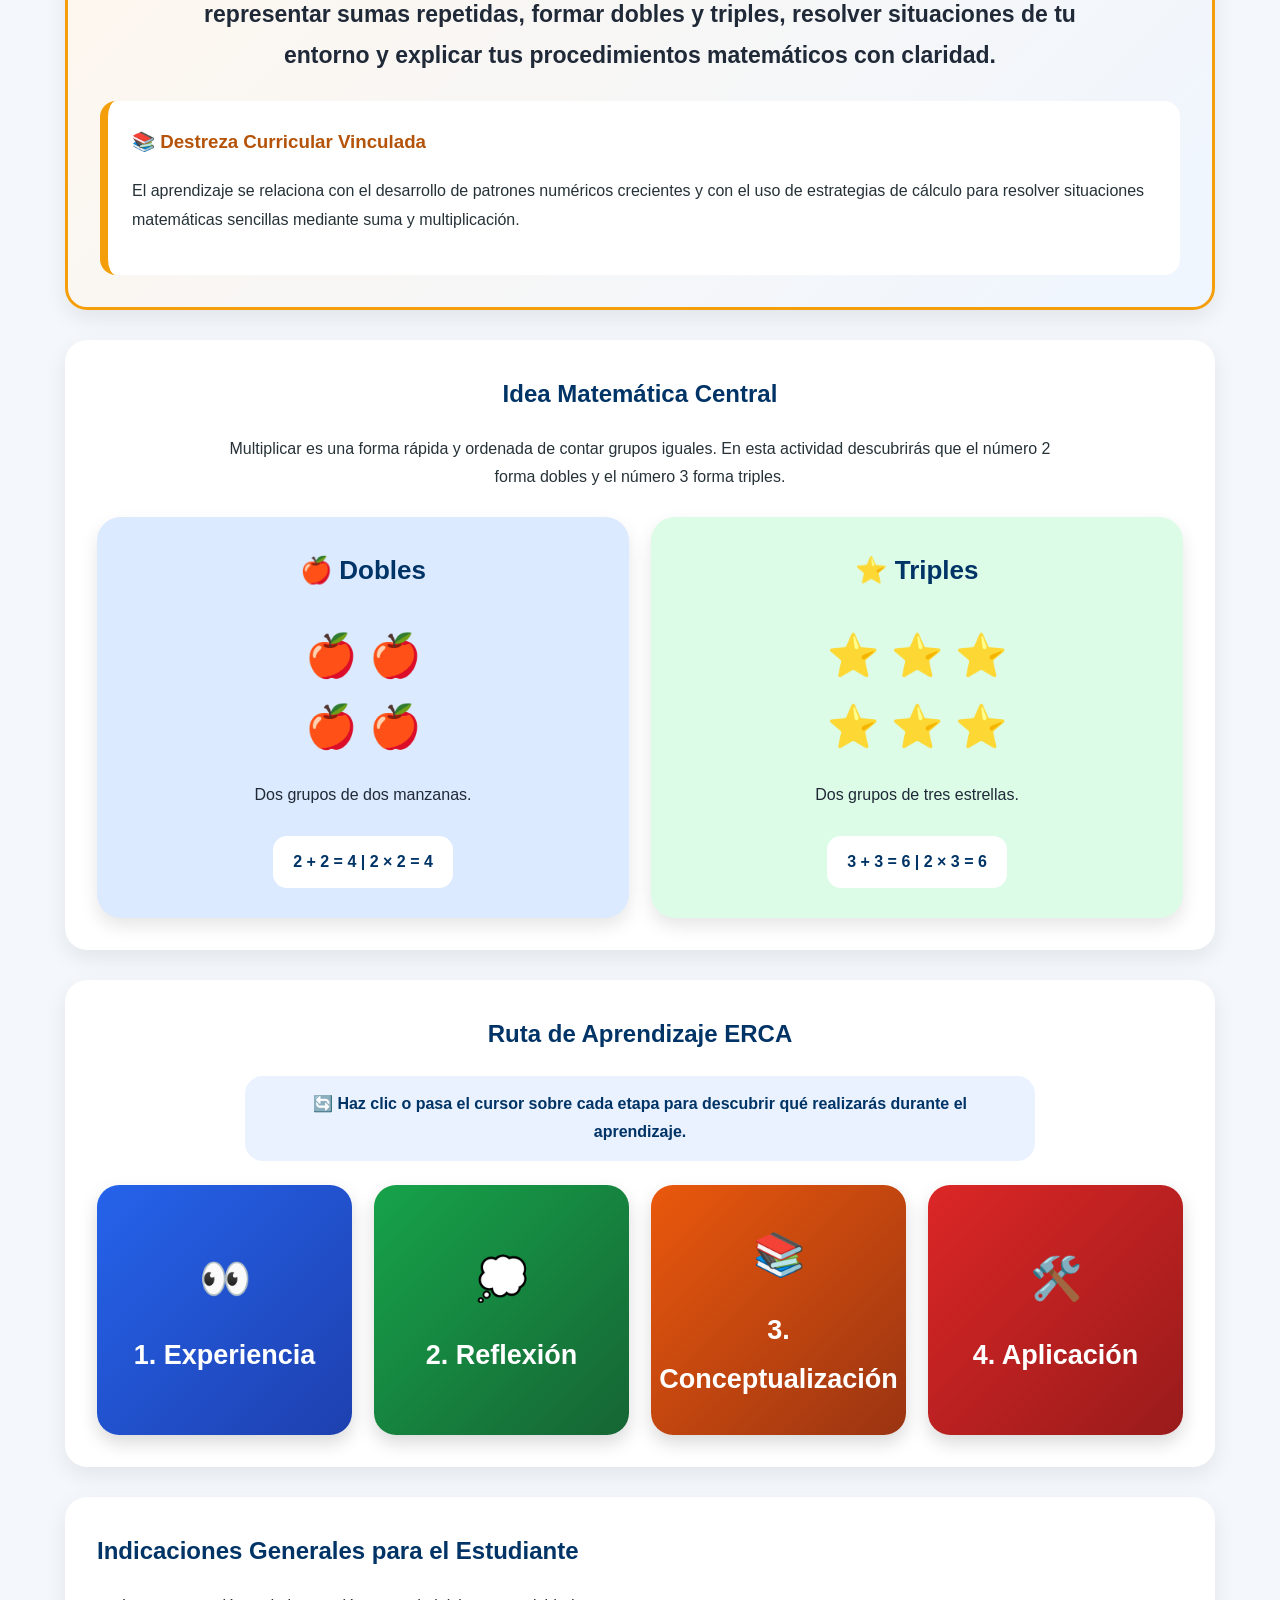
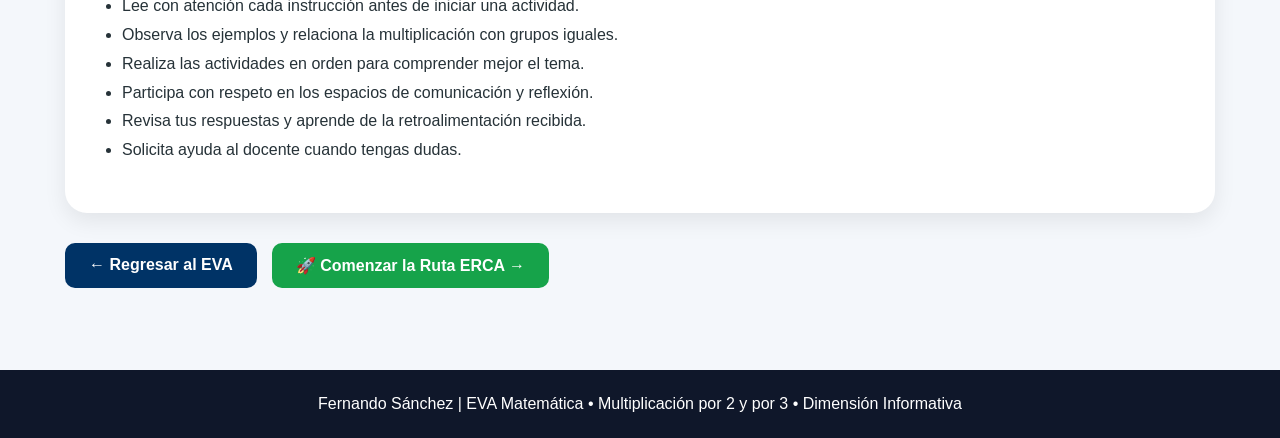
<file: eva-informacion.html>
<!DOCTYPE html>
<html lang="es">
<head>
<meta charset="UTF-8">
<meta name="viewport" content="width=device-width, initial-scale=1.0">
<title>Dimensión Informativa - EVA Matemática</title>

<style>
body{
    margin:0;
    font-family:Arial, sans-serif;
    background:#f4f7fb;
    color:#263238;
}

header{
    background:linear-gradient(135deg,#003366,#0f4c81);
    color:white;
    text-align:center;
    padding:70px 20px 60px;
}

.header-label{
    font-size:18px;
    letter-spacing:3px;
    font-weight:bold;
    text-transform:uppercase;
    opacity:.9;
}

header h1{
    margin:14px 0 8px;
    font-size:54px;
    line-height:1.1;
}

.header-subtitle{
    font-size:24px;
    margin:8px 0;
}

.header-topic{
    font-size:36px;
    font-weight:bold;
    color:#fde68a;
    margin:14px 0;
}

.header-method{
    display:inline-block;
    background:rgba(255,255,255,.15);
    border:1px solid rgba(255,255,255,.35);
    padding:10px 22px;
    border-radius:30px;
    font-size:18px;
    margin-top:10px;
}

.container{
    max-width:1150px;
    margin:auto;
    padding:42px 20px;
}

.card{
    background:white;
    border-radius:22px;
    padding:32px;
    margin-bottom:30px;
    box-shadow:0 8px 22px rgba(0,0,0,.08);
    line-height:1.8;
}

.card h2{
    color:#003366;
    margin-top:0;
}

.center{
    text-align:center;
}

.badge{
    display:inline-block;
    background:#2563eb;
    color:white;
    padding:10px 22px;
    border-radius:30px;
    font-weight:bold;
    margin-bottom:18px;
}

.ficha-grid{
    display:grid;
    grid-template-columns:repeat(auto-fit,minmax(230px,1fr));
    gap:18px;
    margin-top:22px;
}

.ficha-item{
    border-radius:18px;
    padding:22px;
    color:white;
    min-height:180px;
    box-shadow:0 5px 14px rgba(0,0,0,.12);
    display:flex;
    flex-direction:column;
    justify-content:center;
}

.ficha-item h3{
    margin:0 0 12px;
    font-size:19px;
}

.ficha-item p{
    margin:0;
    font-size:16px;
    line-height:1.7;
}

.f1{background:linear-gradient(135deg,#2563eb,#1d4ed8);}
.f2{background:linear-gradient(135deg,#16a34a,#15803d);}
.f3{background:linear-gradient(135deg,#ea580c,#c2410c);}
.f4{background:linear-gradient(135deg,#7c3aed,#5b21b6);}
.f5{background:linear-gradient(135deg,#ca8a04,#a16207);}
.f6{background:linear-gradient(135deg,#dc2626,#991b1b);}

.proposito{
    background:linear-gradient(135deg,#fff7ed,#eff6ff);
    border:3px solid #f59e0b;
    position:relative;
    overflow:hidden;
}

.proposito::before{
    content:"🎯";
    position:absolute;
    right:28px;
    top:22px;
    font-size:78px;
    opacity:.18;
}

.proposito h2{
    font-size:36px;
    text-align:center;
    color:#b45309;
}

.proposito-texto{
    font-size:23px;
    text-align:center;
    font-weight:bold;
    color:#1f2937;
    max-width:900px;
    margin:0 auto 24px;
}

.curriculo{
    background:white;
    border-left:8px solid #f59e0b;
    border-radius:16px;
    padding:24px;
    margin-top:24px;
}

.curriculo h3{
    margin-top:0;
    color:#b45309;
}

.idea-intro{
    text-align:center;
    max-width:850px;
    margin:0 auto 25px;
}

.math-play{
    display:grid;
    grid-template-columns:repeat(auto-fit,minmax(280px,1fr));
    gap:22px;
    margin-top:22px;
}

.math-box{
    border-radius:24px;
    padding:30px;
    text-align:center;
    color:#1f2937;
    box-shadow:0 8px 18px rgba(0,0,0,.10);
    transition:.3s;
}

.math-box:hover{
    transform:translateY(-6px);
}

.math-box h3{
    margin-top:0;
    color:#003366;
    font-size:26px;
}

.dobles{
    background:#dbeafe;
}

.triples{
    background:#dcfce7;
}

.objects{
    font-size:42px;
    line-height:1.7;
    margin:18px 0;
}

.result{
    background:white;
    display:inline-block;
    padding:12px 20px;
    border-radius:14px;
    font-weight:bold;
    color:#003366;
    margin-top:10px;
}

.route{
    display:grid;
    grid-template-columns:repeat(auto-fit,minmax(230px,1fr));
    gap:22px;
    margin-top:24px;
}

.route-instruction{
    text-align:center;
    font-weight:bold;
    color:#003366;
    background:#eaf2ff;
    padding:14px 20px;
    border-radius:18px;
    margin:20px auto 24px;
    max-width:750px;
}

.flip-card{
    background:transparent;
    height:250px;
    perspective:1000px;
    cursor:pointer;
}

.flip-inner{
    position:relative;
    width:100%;
    height:100%;
    transition:transform .7s;
    transform-style:preserve-3d;
}

.flip-card:hover .flip-inner,
.flip-card:focus-within .flip-inner{
    transform:rotateY(180deg);
}

.flip-front,
.flip-back{
    position:absolute;
    width:100%;
    height:100%;
    backface-visibility:hidden;
    border-radius:22px;
    color:white;
    display:flex;
    align-items:center;
    justify-content:center;
    text-align:center;
    padding:22px;
    box-sizing:border-box;
    box-shadow:0 8px 18px rgba(0,0,0,.15);
}

.flip-front{
    flex-direction:column;
}

.flip-front .icon{
    font-size:42px;
    margin-bottom:14px;
}

.flip-front h3{
    font-size:27px;
    margin:0;
}

.flip-back{
    transform:rotateY(180deg);
    font-size:17px;
    line-height:1.6;
}

.r1 .flip-front,.r1 .flip-back{background:linear-gradient(135deg,#2563eb,#1e40af);}
.r2 .flip-front,.r2 .flip-back{background:linear-gradient(135deg,#16a34a,#166534);}
.r3 .flip-front,.r3 .flip-back{background:linear-gradient(135deg,#ea580c,#9a3412);}
.r4 .flip-front,.r4 .flip-back{background:linear-gradient(135deg,#dc2626,#991b1b);}

ul{
    padding-left:25px;
}

.buttons{
    display:flex;
    flex-wrap:wrap;
    gap:15px;
    margin-top:30px;
}

.btn{
    display:inline-block;
    color:white;
    text-decoration:none;
    padding:13px 24px;
    border-radius:10px;
    font-weight:bold;
}

.btn-primary{
    background:#003366;
}

.btn-formativa{
    background:#16a34a;
}

footer{
    background:#0f172a;
    color:white;
    text-align:center;
    padding:25px;
    margin-top:40px;
}

@media(max-width:700px){
    header h1{
        font-size:38px;
    }

    .header-topic{
        font-size:28px;
    }

    .proposito-texto{
        font-size:19px;
    }

    .objects{
        font-size:36px;
    }
}
</style>
</head>

<body>

<header>
<div class="header-label">Entorno Virtual de Aprendizaje</div>
<h1>Dimensión Informativa</h1>
<div class="header-subtitle">EVA Matemática | Tercero de Educación General Básica</div>
<div class="header-topic">Multiplicación por 2 y por 3</div>
<div class="header-method">📘 Metodología ERCA</div>
</header>

<div class="container">

<section class="card center">
<span class="badge">Inicio del recorrido</span>
<h2>Presentación del EVA</h2>
<p>
Este Entorno Virtual de Aprendizaje está dirigido a estudiantes de Tercero de Educación General Básica. 
Su propósito es orientar el aprendizaje de la multiplicación por 2 y por 3 mediante actividades claras, visuales, participativas y progresivas.
</p>
<p>
El aula virtual se organiza bajo la metodología ERCA, permitiendo que el estudiante parta de una experiencia concreta, reflexione sobre lo observado, construya conceptos matemáticos y aplique lo aprendido en situaciones cotidianas.
</p>
</section>

<section class="card">
<h2 class="center">Ficha Técnica del Aula Virtual</h2>

<div class="ficha-grid">

<div class="ficha-item f1">
<h3>📘 Área</h3>
<p>Matemática</p>
</div>

<div class="ficha-item f2">
<h3>🎓 Nivel</h3>
<p>Tercero de Educación General Básica</p>
</div>

<div class="ficha-item f3">
<h3>✖️ Tema</h3>
<p>Multiplicación por 2 y por 3</p>
</div>

<div class="ficha-item f4">
<h3>🧭 Modelo Pedagógico</h3>
<p>ERCA: Experiencia, Reflexión, Conceptualización y Aplicación.</p>
</div>

<div class="ficha-item f5">
<h3>💻 Modalidad</h3>
<p>Entorno virtual con recursos digitales y actividades interactivas.</p>
</div>

<div class="ficha-item f6">
<h3>⏱ Tiempo Estimado</h3>
<p>Dos sesiones de trabajo, según el ritmo del grupo.</p>
</div>

</div>
</section>

<section class="card proposito">
<h2>Propósito de Aprendizaje</h2>
<p class="proposito-texto">
Aprenderás a reconocer la multiplicación por 2 y por 3 como una forma rápida de representar sumas repetidas, formar dobles y triples, resolver situaciones de tu entorno y explicar tus procedimientos matemáticos con claridad.
</p>

<div class="curriculo">
<h3>📚 Destreza Curricular Vinculada</h3>
<p>
El aprendizaje se relaciona con el desarrollo de patrones numéricos crecientes y con el uso de estrategias de cálculo para resolver situaciones matemáticas sencillas mediante suma y multiplicación.
</p>
</div>
</section>

<section class="card">
<h2 class="center">Idea Matemática Central</h2>
<p class="idea-intro">
Multiplicar es una forma rápida y ordenada de contar grupos iguales. En esta actividad descubrirás que el número 2 forma dobles y el número 3 forma triples.
</p>

<div class="math-play">

<div class="math-box dobles">
<h3>🍎 Dobles</h3>
<div class="objects">
🍎 🍎<br>
🍎 🍎
</div>
<p>Dos grupos de dos manzanas.</p>
<span class="result">2 + 2 = 4 | 2 × 2 = 4</span>
</div>

<div class="math-box triples">
<h3>⭐ Triples</h3>
<div class="objects">
⭐ ⭐ ⭐<br>
⭐ ⭐ ⭐
</div>
<p>Dos grupos de tres estrellas.</p>
<span class="result">3 + 3 = 6 | 2 × 3 = 6</span>
</div>

</div>
</section>

<section class="card">
<h2 class="center">Ruta de Aprendizaje ERCA</h2>

<div class="route-instruction">
🔄 Haz clic o pasa el cursor sobre cada etapa para descubrir qué realizarás durante el aprendizaje.
</div>

<div class="route">

<div class="flip-card r1" tabindex="0">
<div class="flip-inner">
<div class="flip-front">
<div class="icon">👀</div>
<h3>1. Experiencia</h3>
</div>
<div class="flip-back">
<p>Observarás situaciones cotidianas donde aparecen grupos de 2 y de 3 elementos.</p>
</div>
</div>
</div>

<div class="flip-card r2" tabindex="0">
<div class="flip-inner">
<div class="flip-front">
<div class="icon">💭</div>
<h3>2. Reflexión</h3>
</div>
<div class="flip-back">
<p>Responderás preguntas guía para identificar patrones, grupos iguales y formas rápidas de contar.</p>
</div>
</div>
</div>

<div class="flip-card r3" tabindex="0">
<div class="flip-inner">
<div class="flip-front">
<div class="icon">📚</div>
<h3>3. Conceptualización</h3>
</div>
<div class="flip-back">
<p>Comprenderás la multiplicación como suma repetida, doble y triple mediante ejemplos visuales.</p>
</div>
</div>
</div>

<div class="flip-card r4" tabindex="0">
<div class="flip-inner">
<div class="flip-front">
<div class="icon">🛠️</div>
<h3>4. Aplicación</h3>
</div>
<div class="flip-back">
<p>Resolverás ejercicios, juegos y problemas contextualizados para aplicar la multiplicación por 2 y por 3.</p>
</div>
</div>
</div>

</div>
</section>

<section class="card">
<h2>Indicaciones Generales para el Estudiante</h2>
<ul>
<li>Lee con atención cada instrucción antes de iniciar una actividad.</li>
<li>Observa los ejemplos y relaciona la multiplicación con grupos iguales.</li>
<li>Realiza las actividades en orden para comprender mejor el tema.</li>
<li>Participa con respeto en los espacios de comunicación y reflexión.</li>
<li>Revisa tus respuestas y aprende de la retroalimentación recibida.</li>
<li>Solicita ayuda al docente cuando tengas dudas.</li>
</ul>
</section>

<div class="buttons">
<a href="eva-multiplicacion-por-dos.html" class="btn btn-primary">← Regresar al EVA</a>
<a href="eva-materiales.html" class="btn btn-formativa">🚀 Comenzar la Ruta ERCA →</a>
</div>

</div>

<footer>
Fernando Sánchez | EVA Matemática • Multiplicación por 2 y por 3 • Dimensión Informativa
</footer>

</body>
</html>
</file>
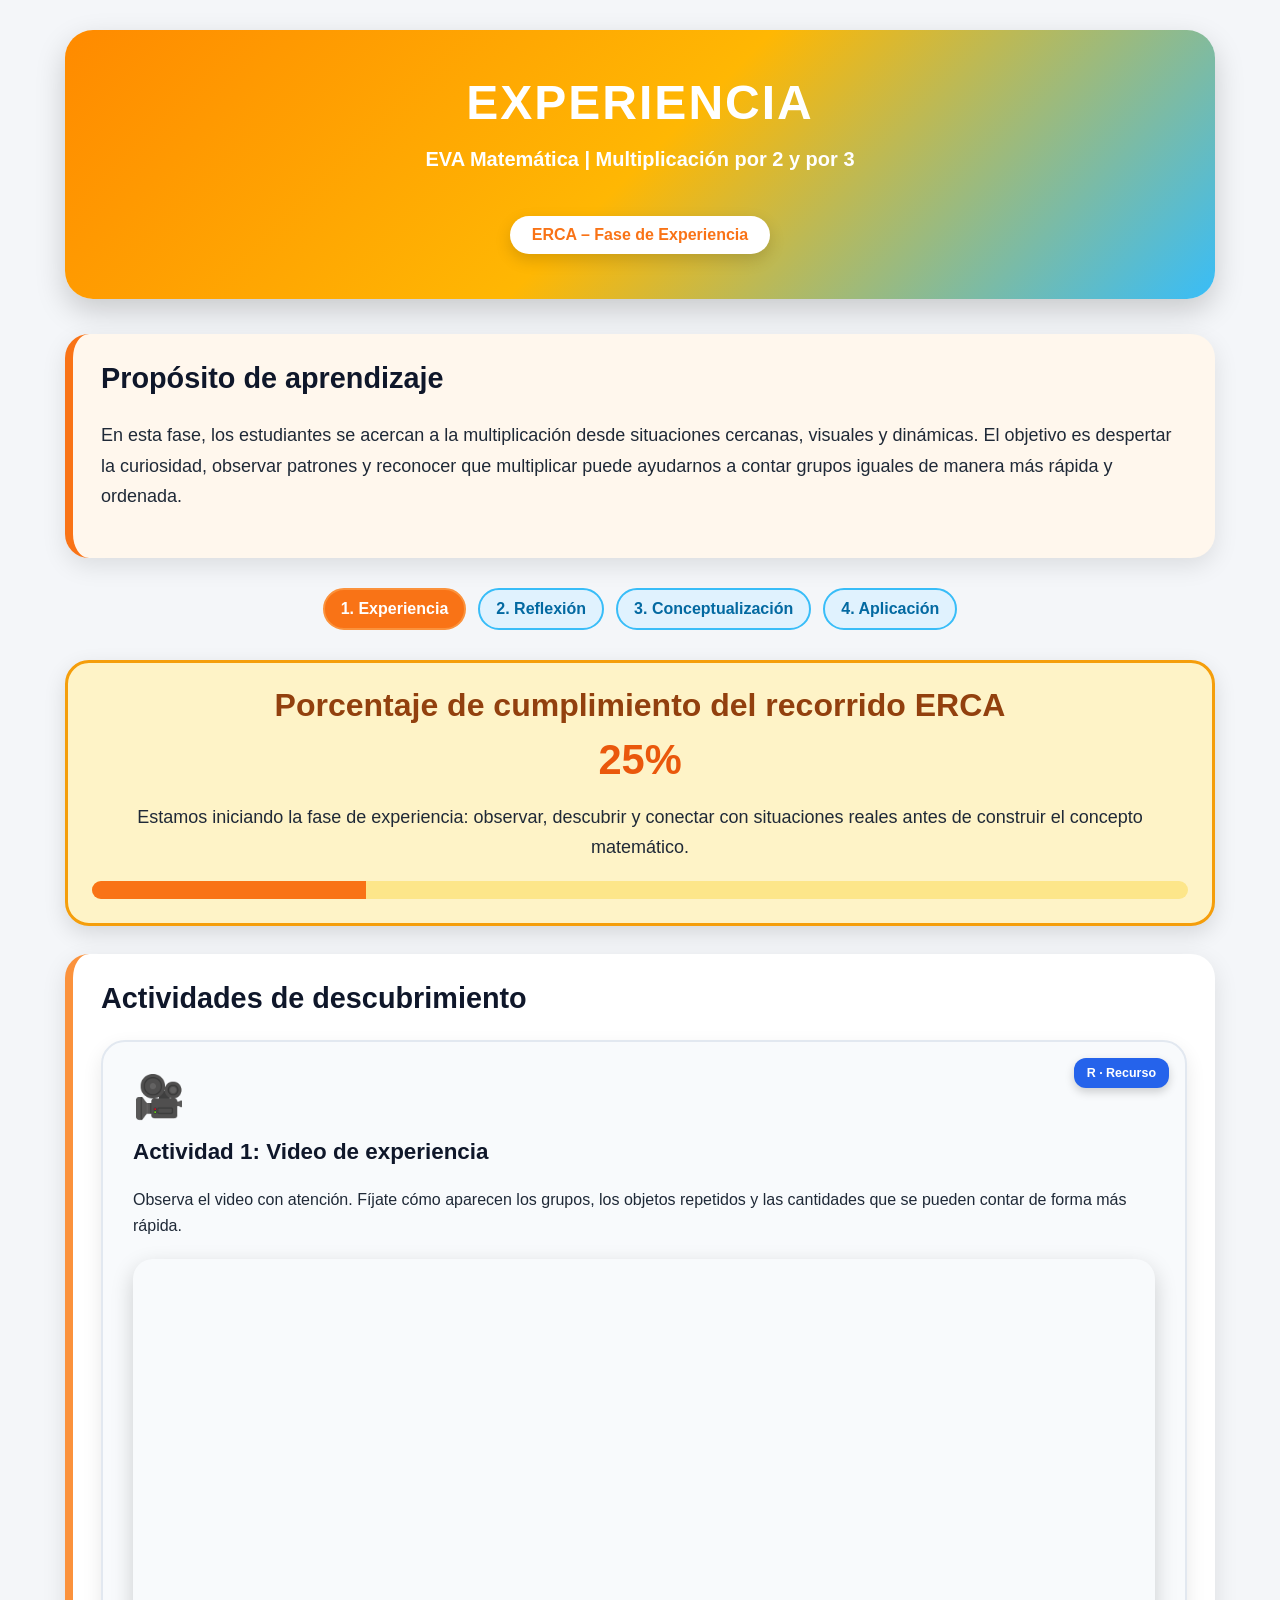
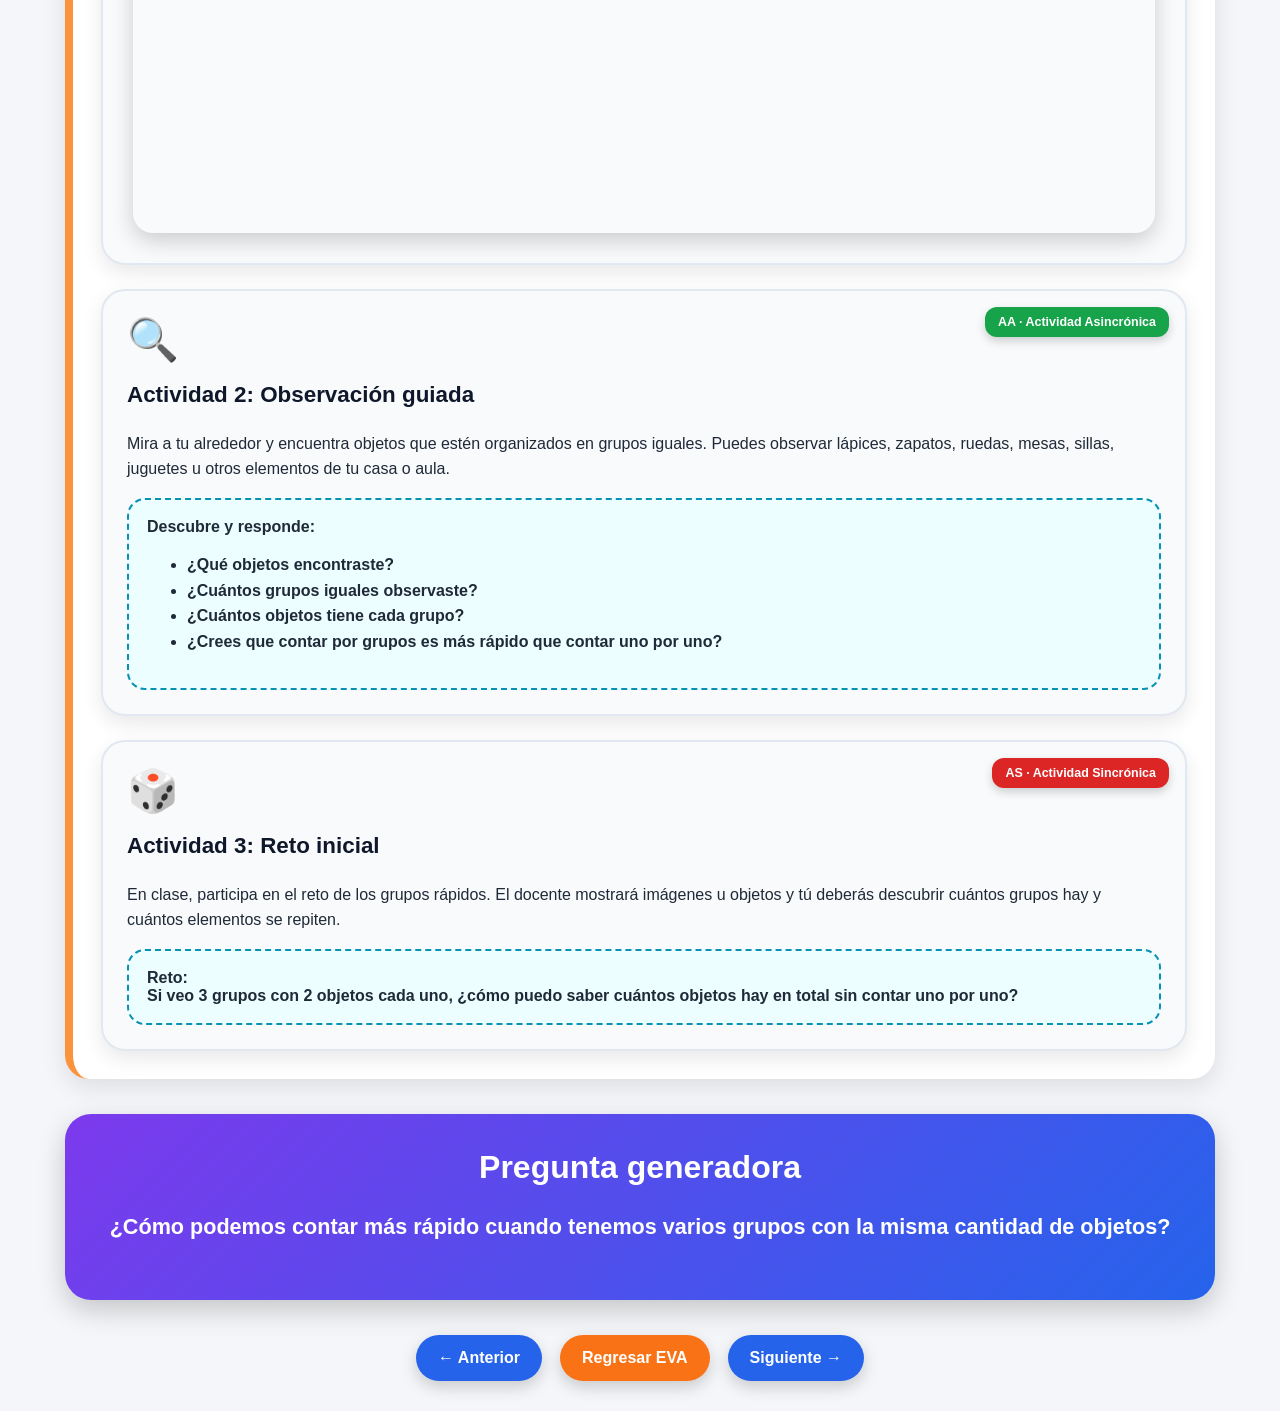
<file: eva-materiales.html>
<!DOCTYPE html>
<html lang="es">
<head>
  <meta charset="UTF-8" />
  <meta name="viewport" content="width=device-width, initial-scale=1.0" />
  <title>Experiencia | EVA Matemática</title>
  <link rel="stylesheet" href="style.css" />

  <style>
    .eva-page {
      max-width: 1150px;
      margin: 0 auto;
      padding: 30px 20px;
      font-family: Arial, sans-serif;
      color: #1f2937;
    }

    .eva-hero {
      background: linear-gradient(135deg, #ff8a00, #ffb703, #38bdf8);
      border-radius: 28px;
      padding: 45px 30px;
      text-align: center;
      color: white;
      box-shadow: 0 12px 30px rgba(0, 0, 0, 0.18);
      margin-bottom: 35px;
    }

    .eva-hero h1 {
      font-size: 3rem;
      margin: 0;
      letter-spacing: 2px;
    }

    .eva-hero p {
      font-size: 1.25rem;
      margin-top: 12px;
      font-weight: 600;
    }

    .erca-badge {
      display: inline-block;
      margin-top: 20px;
      padding: 10px 22px;
      background: white;
      color: #f97316;
      border-radius: 999px;
      font-weight: 800;
      box-shadow: 0 6px 16px rgba(0,0,0,0.15);
    }

    .section-card {
      background: #ffffff;
      border-radius: 24px;
      padding: 28px;
      margin-bottom: 28px;
      box-shadow: 0 8px 24px rgba(0,0,0,0.10);
      border-left: 8px solid #fb923c;
    }

    .section-card h2 {
      color: #0f172a;
      margin-top: 0;
      font-size: 1.8rem;
    }

    .purpose {
      background: #fff7ed;
      border-left-color: #f97316;
    }

    .progress-zone {
      display: flex;
      justify-content: center;
      gap: 12px;
      margin: 30px 0;
      flex-wrap: wrap;
    }

    .progress-step {
      background: #e0f2fe;
      color: #0369a1;
      padding: 10px 16px;
      border-radius: 999px;
      font-weight: 800;
      border: 2px solid #38bdf8;
    }

    .progress-step.active {
      background: #f97316;
      color: white;
      border-color: #fb923c;
    }

    .compliance-card {
      background: #fef3c7;
      border: 3px solid #f59e0b;
      border-radius: 24px;
      padding: 24px;
      margin: 28px 0;
      text-align: center;
      box-shadow: 0 8px 22px rgba(0,0,0,0.12);
    }

    .compliance-card h2 {
      margin: 0 0 12px 0;
      color: #92400e;
    }

    .compliance-percent {
      font-size: 2.6rem;
      font-weight: 900;
      color: #ea580c;
    }

    .compliance-bar {
      width: 100%;
      height: 18px;
      background: #fde68a;
      border-radius: 999px;
      overflow: hidden;
      margin-top: 14px;
    }

    .compliance-fill {
      width: 25%;
      height: 100%;
      background: #f97316;
    }

    .activity-grid {
      display: grid;
      grid-template-columns: 1fr;
      gap: 24px;
    }

    .activity-card {
      position: relative;
      background: #f8fafc;
      border-radius: 24px;
      padding: 24px;
      box-shadow: 0 8px 20px rgba(0,0,0,0.09);
      border: 2px solid #e2e8f0;
      transition: transform 0.25s ease, box-shadow 0.25s ease;
    }

    .activity-card:hover {
      transform: translateY(-5px);
      box-shadow: 0 14px 28px rgba(0,0,0,0.15);
    }

    .activity-card h3 {
      margin-top: 18px;
      color: #0f172a;
      font-size: 1.4rem;
    }

    .activity-card p,
    .activity-card li {
      font-size: 1rem;
      line-height: 1.6;
    }

    .type-badge {
      position: absolute;
      top: 16px;
      right: 16px;
      padding: 8px 13px;
      border-radius: 12px;
      font-size: 0.78rem;
      font-weight: 900;
      color: white;
      box-shadow: 0 4px 10px rgba(0,0,0,0.18);
    }

    .badge-r {
      background: #2563eb;
    }

    .badge-aa {
      background: #16a34a;
    }

    .badge-as {
      background: #dc2626;
    }

    .icon {
      font-size: 2.6rem;
      margin-bottom: 10px;
    }

    .video-activity {
      padding: 30px;
    }

    .video-container {
      position: relative;
      width: 100%;
      padding-bottom: 56.25%;
      height: 0;
      overflow: hidden;
      border-radius: 20px;
      margin-top: 20px;
      box-shadow: 0 8px 22px rgba(0,0,0,0.18);
    }

    .video-container iframe {
      position: absolute;
      width: 100%;
      height: 100%;
      border: none;
      top: 0;
      left: 0;
    }

    .challenge-box {
      background: #ecfeff;
      border: 2px dashed #0891b2;
      padding: 18px;
      border-radius: 18px;
      margin-top: 15px;
      font-weight: 600;
    }

    .question-card {
      background: linear-gradient(135deg, #7c3aed, #2563eb);
      color: white;
      text-align: center;
      border-radius: 26px;
      padding: 35px 25px;
      margin-top: 35px;
      box-shadow: 0 10px 28px rgba(0,0,0,0.2);
    }

    .question-card h2 {
      color: white;
      margin-top: 0;
      font-size: 2rem;
    }

    .question-card p {
      font-size: 1.35rem;
      font-weight: 700;
      line-height: 1.5;
    }

    .eva-navigation {
      display: flex;
      justify-content: center;
      gap: 18px;
      flex-wrap: wrap;
      margin-top: 35px;
    }

    .eva-btn {
      text-decoration: none;
      padding: 14px 22px;
      border-radius: 999px;
      font-weight: 800;
      color: white;
      background: #2563eb;
      box-shadow: 0 6px 16px rgba(0,0,0,0.18);
      transition: transform 0.2s ease, background 0.2s ease;
    }

    .eva-btn:hover {
      transform: translateY(-3px);
      background: #1d4ed8;
    }

    .eva-btn.main {
      background: #f97316;
    }

    .eva-btn.main:hover {
      background: #ea580c;
    }
  </style>
</head>

<body>
  <main class="eva-page">

    <section class="eva-hero">
      <h1>EXPERIENCIA</h1>
      <p>EVA Matemática | Multiplicación por 2 y por 3</p>
      <span class="erca-badge">ERCA – Fase de Experiencia</span>
    </section>

    <section class="section-card purpose">
      <h2>Propósito de aprendizaje</h2>
      <p>
        En esta fase, los estudiantes se acercan a la multiplicación desde situaciones
        cercanas, visuales y dinámicas. El objetivo es despertar la curiosidad,
        observar patrones y reconocer que multiplicar puede ayudarnos a contar grupos
        iguales de manera más rápida y ordenada.
      </p>
    </section>

    <div class="progress-zone">
      <span class="progress-step active">1. Experiencia</span>
      <span class="progress-step">2. Reflexión</span>
      <span class="progress-step">3. Conceptualización</span>
      <span class="progress-step">4. Aplicación</span>
    </div>

    <section class="compliance-card">
      <h2>Porcentaje de cumplimiento del recorrido ERCA</h2>
      <div class="compliance-percent">25%</div>
      <p>
        Estamos iniciando la fase de experiencia: observar, descubrir y conectar con
        situaciones reales antes de construir el concepto matemático.
      </p>
      <div class="compliance-bar">
        <div class="compliance-fill"></div>
      </div>
    </section>

    <section class="section-card">
      <h2>Actividades de descubrimiento</h2>

      <div class="activity-grid">

        <article class="activity-card video-activity">
          <span class="type-badge badge-r">R · Recurso</span>
          <div class="icon">🎥</div>
          <h3>Actividad 1: Video de experiencia</h3>
          <p>
            Observa el video con atención. Fíjate cómo aparecen los grupos, los objetos
            repetidos y las cantidades que se pueden contar de forma más rápida.
          </p>

          <div class="video-container">
            <iframe 
              src="https://www.youtube.com/embed/YFtEaVw5k1A"
              title="Video de experiencia multiplicación por 2 y por 3"
              allowfullscreen>
            </iframe>
          </div>
        </article>

        <article class="activity-card">
          <span class="type-badge badge-aa">AA · Actividad Asincrónica</span>
          <div class="icon">🔍</div>
          <h3>Actividad 2: Observación guiada</h3>
          <p>
            Mira a tu alrededor y encuentra objetos que estén organizados en grupos
            iguales. Puedes observar lápices, zapatos, ruedas, mesas, sillas, juguetes
            u otros elementos de tu casa o aula.
          </p>

          <div class="challenge-box">
            Descubre y responde:
            <ul>
              <li>¿Qué objetos encontraste?</li>
              <li>¿Cuántos grupos iguales observaste?</li>
              <li>¿Cuántos objetos tiene cada grupo?</li>
              <li>¿Crees que contar por grupos es más rápido que contar uno por uno?</li>
            </ul>
          </div>
        </article>

        <article class="activity-card">
          <span class="type-badge badge-as">AS · Actividad Sincrónica</span>
          <div class="icon">🎲</div>
          <h3>Actividad 3: Reto inicial</h3>
          <p>
            En clase, participa en el reto de los grupos rápidos. El docente mostrará
            imágenes u objetos y tú deberás descubrir cuántos grupos hay y cuántos
            elementos se repiten.
          </p>

          <div class="challenge-box">
            Reto:
            <br />
            Si veo 3 grupos con 2 objetos cada uno, ¿cómo puedo saber cuántos objetos
            hay en total sin contar uno por uno?
          </div>
        </article>

      </div>
    </section>

    <section class="question-card">
      <h2>Pregunta generadora</h2>
      <p>
        ¿Cómo podemos contar más rápido cuando tenemos varios grupos con la misma cantidad de objetos?
      </p>
    </section>

    <nav class="eva-navigation">
      <a class="eva-btn" href="eva-informacion.html">← Anterior</a>
      <a class="eva-btn main" href="eva-multiplicacion-por-dos.html">Regresar EVA</a>
      <a class="eva-btn" href="eva-actividades.html">Siguiente →</a>
    </nav>

  </main>
</body>
</html>
</file>
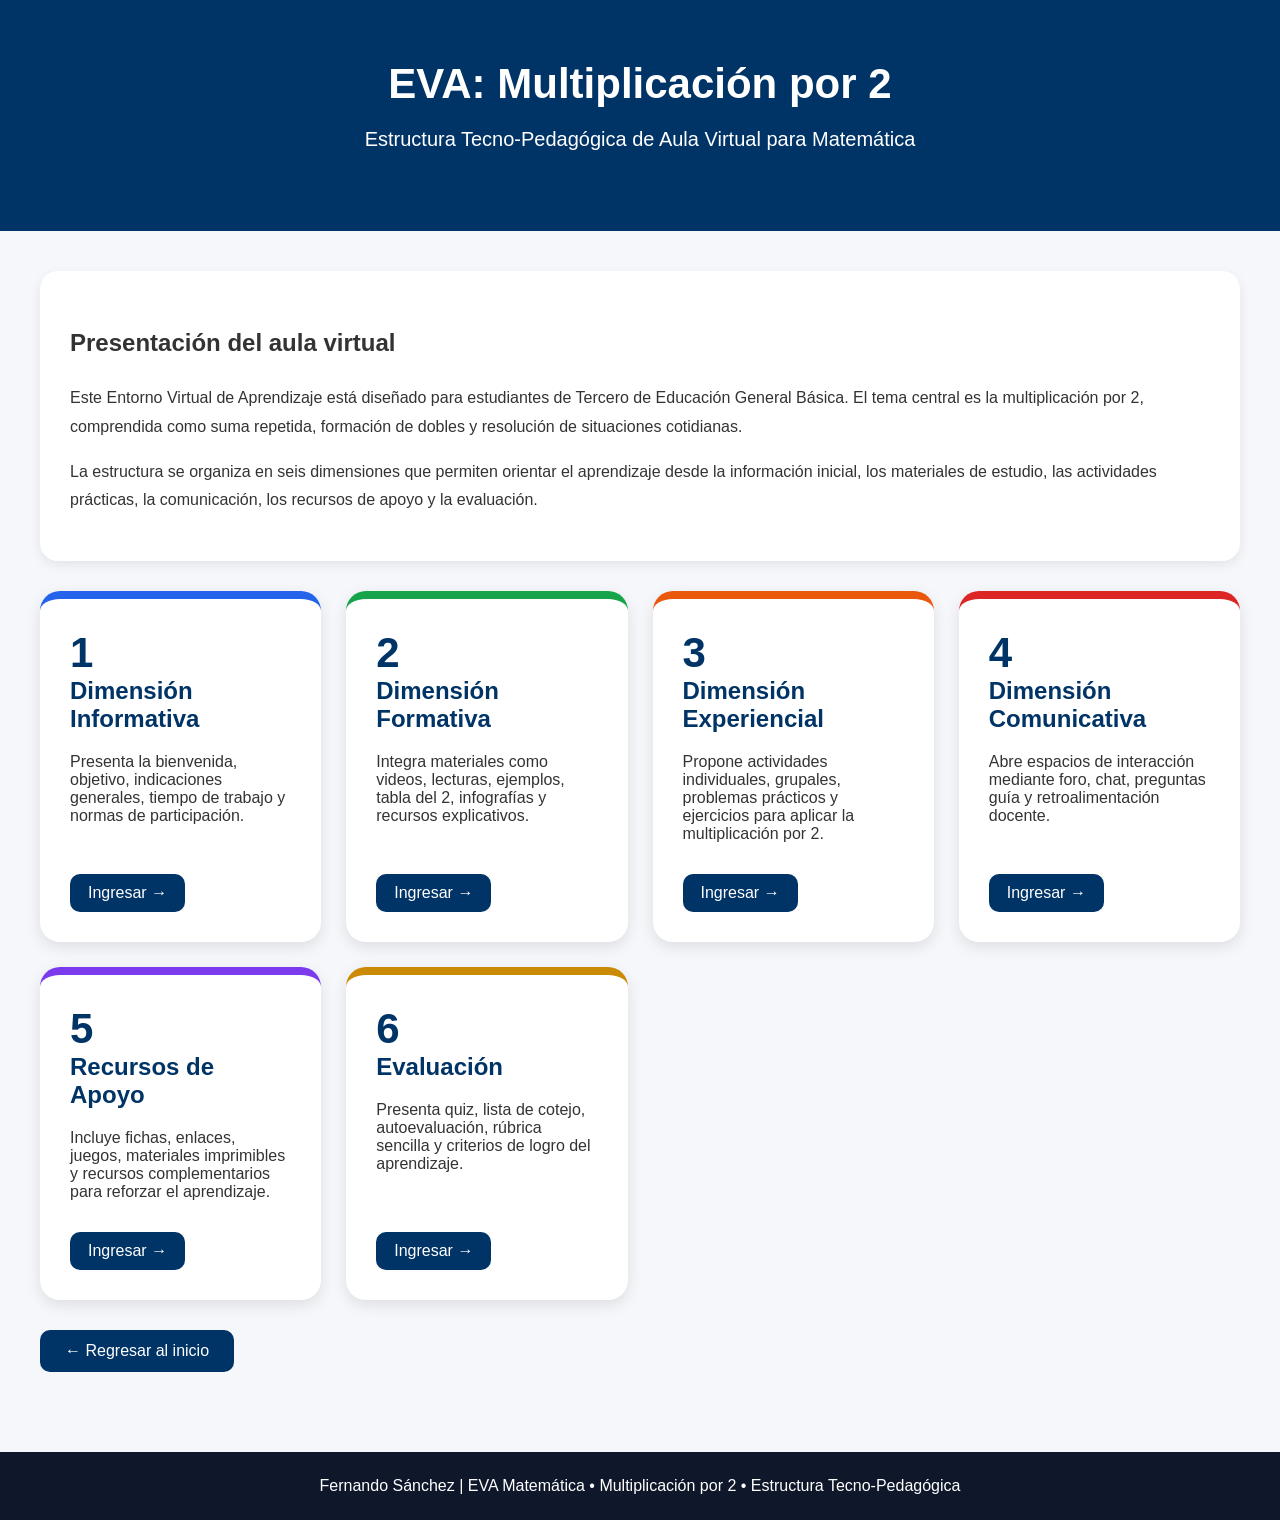
<file: eva-multiplicacion-por-dos.html>
<!DOCTYPE html>
<html lang="es">

<head>
<meta charset="UTF-8">
<meta name="viewport" content="width=device-width, initial-scale=1.0">
<title>EVA - Multiplicación por 2</title>

<style>
body{
    margin:0;
    font-family:Arial, sans-serif;
    background:#f5f7fa;
    color:#333;
}

header{
    background:#003366;
    color:white;
    text-align:center;
    padding:60px 20px;
}

header h1{
    margin:0;
    font-size:42px;
}

header p{
    font-size:20px;
}

.container{
    max-width:1200px;
    margin:auto;
    padding:40px 20px;
}

.intro{
    background:white;
    border-radius:18px;
    padding:30px;
    margin-bottom:30px;
    box-shadow:0 4px 12px rgba(0,0,0,.08);
    line-height:1.8;
}

.dimension-grid{
    display:grid;
    grid-template-columns:repeat(auto-fit,minmax(260px,1fr));
    gap:25px;
}

.dimension{
    background:white;
    border-radius:20px;
    padding:30px;
    min-height:230px;
    box-shadow:0 5px 15px rgba(0,0,0,.1);
    text-decoration:none;
    color:inherit;
    display:flex;
    flex-direction:column;
    justify-content:space-between;
    transition:.3s;
}
.info{
    border-top:8px solid #2563eb;
}

.formativa{
    border-top:8px solid #16a34a;
}

.experiencial{
    border-top:8px solid #ea580c;
}

.comunicativa{
    border-top:8px solid #dc2626;
}

.recursos{
    border-top:8px solid #7c3aed;
}

.evaluacion{
    border-top:8px solid #ca8a04;
}
.dimension:hover{
    transform:translateY(-8px);
    box-shadow:0 12px 25px rgba(0,0,0,.18);
}

.dimension h2{
    color:#003366;
    margin-top:0;
}

.numero{
    font-size:42px;
    font-weight:bold;
    color:#003366;
}

.ingresar{
    background:#003366;
    color:white;
    padding:10px 18px;
    border-radius:10px;
    display:inline-block;
    margin-top:15px;
    width:max-content;
}

.btn{
    display:inline-block;
    background:#003366;
    color:white;
    text-decoration:none;
    padding:12px 25px;
    border-radius:10px;
    margin-top:30px;
}

footer{
    background:#0f172a;
    color:white;
    text-align:center;
    padding:25px;
    margin-top:40px;
}
</style>
</head>

<body>

<header>
<h1>EVA: Multiplicación por 2</h1>
<p>Estructura Tecno-Pedagógica de Aula Virtual para Matemática</p>
</header>

<div class="container">

<div class="intro">
<h2>Presentación del aula virtual</h2>
<p>
Este Entorno Virtual de Aprendizaje está diseñado para estudiantes de Tercero de Educación General Básica. 
El tema central es la multiplicación por 2, comprendida como suma repetida, formación de dobles y resolución de situaciones cotidianas.
</p>
<p>
La estructura se organiza en seis dimensiones que permiten orientar el aprendizaje desde la información inicial, los materiales de estudio, las actividades prácticas, la comunicación, los recursos de apoyo y la evaluación.
</p>
</div>

<div class="dimension-grid">

<a href="eva-informacion.html" class="dimension info">
<div>
<div class="numero">1</div>
<h2>Dimensión Informativa</h2>
<p>Presenta la bienvenida, objetivo, indicaciones generales, tiempo de trabajo y normas de participación.</p>
</div>
<span class="ingresar">Ingresar →</span>
</a>

<a href="eva-materiales.html" class="dimension formativa">
<div>
<div class="numero">2</div>
<h2>Dimensión Formativa</h2>
<p>Integra materiales como videos, lecturas, ejemplos, tabla del 2, infografías y recursos explicativos.</p>
</div>
<span class="ingresar">Ingresar →</span>
</a>

<a href="eva-actividades.html" class="dimension experiencial">
<div>
<div class="numero">3</div>
<h2>Dimensión Experiencial</h2>
<p>Propone actividades individuales, grupales, problemas prácticos y ejercicios para aplicar la multiplicación por 2.</p>
</div>
<span class="ingresar">Ingresar →</span>
</a>

<a href="eva-comunicacion.html" class="dimension comunicativa">
<div>
<div class="numero">4</div>
<h2>Dimensión Comunicativa</h2>
<p>Abre espacios de interacción mediante foro, chat, preguntas guía y retroalimentación docente.</p>
</div>
<span class="ingresar">Ingresar →</span>
</a>

<a href="eva-recursos.html" class="dimension recursos">
<div>
<div class="numero">5</div>
<h2>Recursos de Apoyo</h2>
<p>Incluye fichas, enlaces, juegos, materiales imprimibles y recursos complementarios para reforzar el aprendizaje.</p>
</div>
<span class="ingresar">Ingresar →</span>
</a>

<a href="eva-evaluacion.html" class="dimension evaluacion">
<div>
<div class="numero">6</div>
<h2>Evaluación</h2>
<p>Presenta quiz, lista de cotejo, autoevaluación, rúbrica sencilla y criterios de logro del aprendizaje.</p>
</div>
<span class="ingresar">Ingresar →</span>
</a>

</div>

<a href="index.html" class="btn">← Regresar al inicio</a>

</div>

<footer>
Fernando Sánchez | EVA Matemática • Multiplicación por 2 • Estructura Tecno-Pedagógica
</footer>

</body>
</html>
</file>
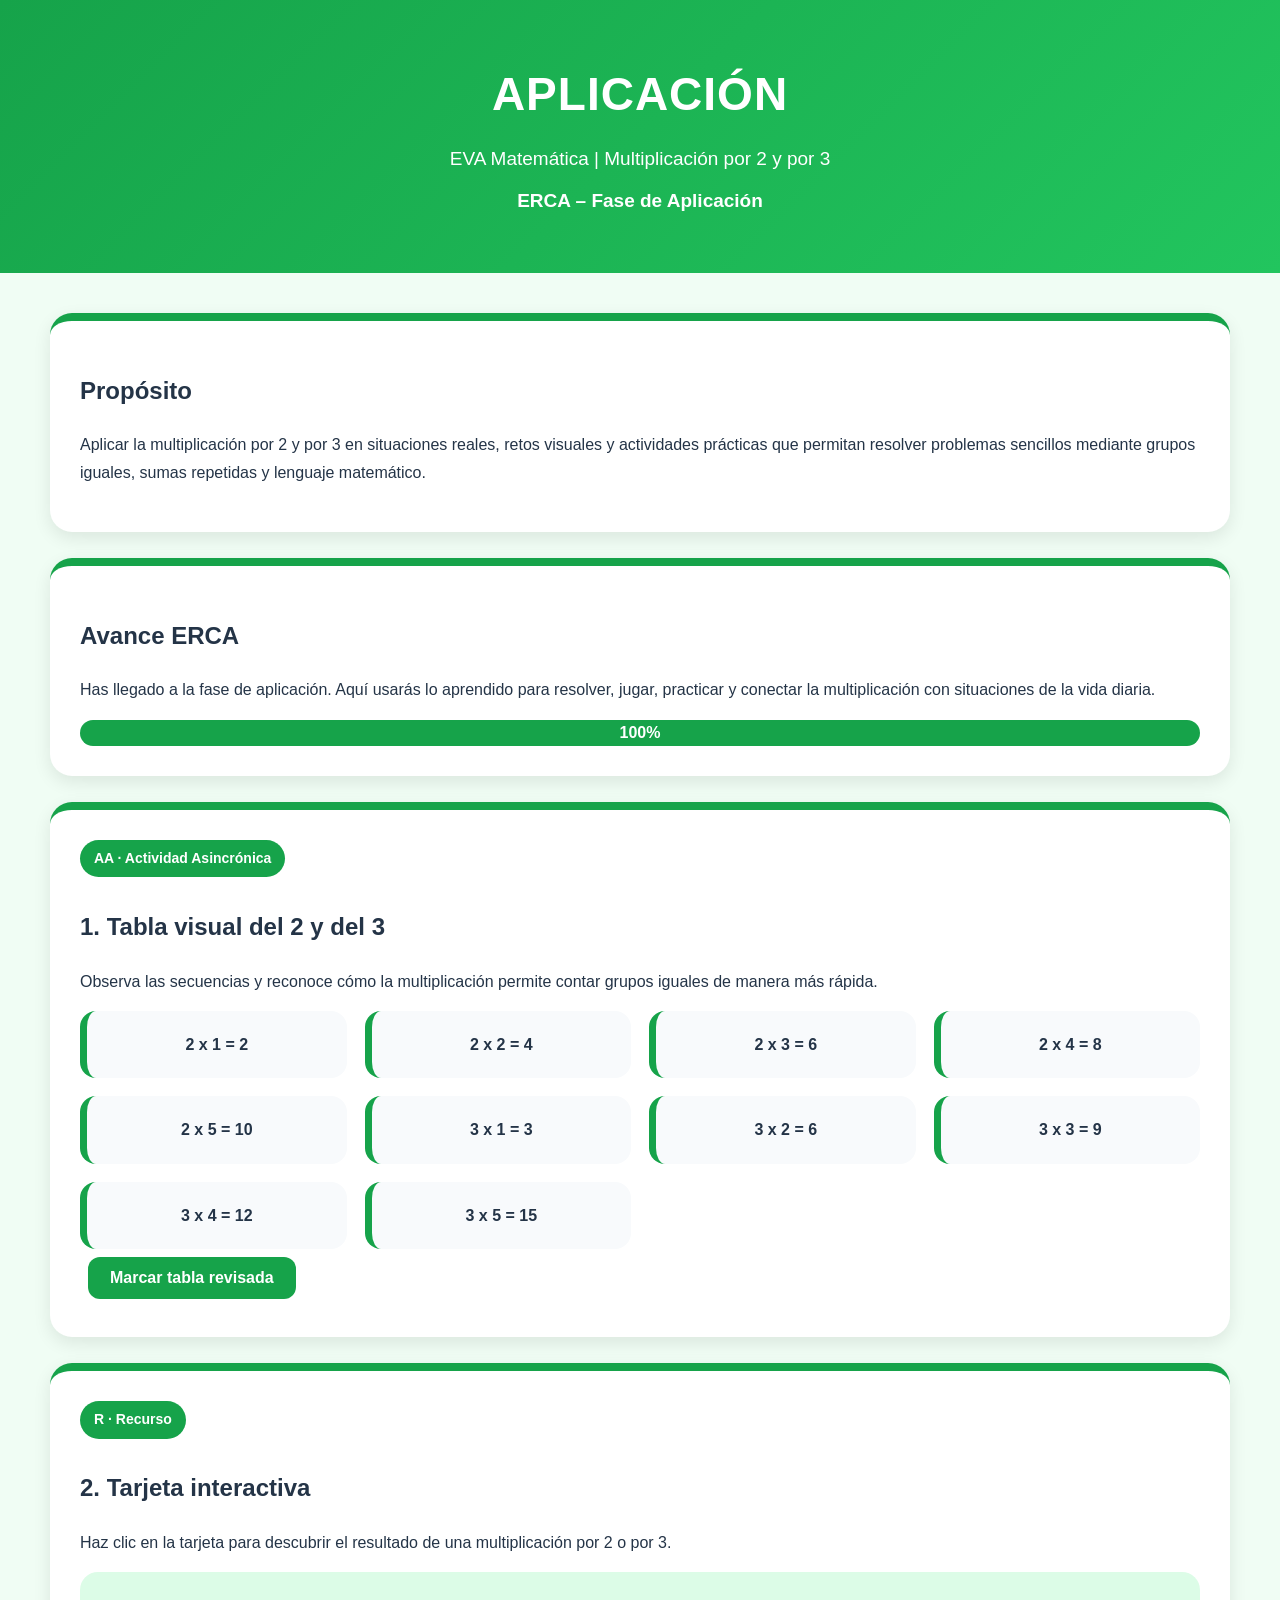
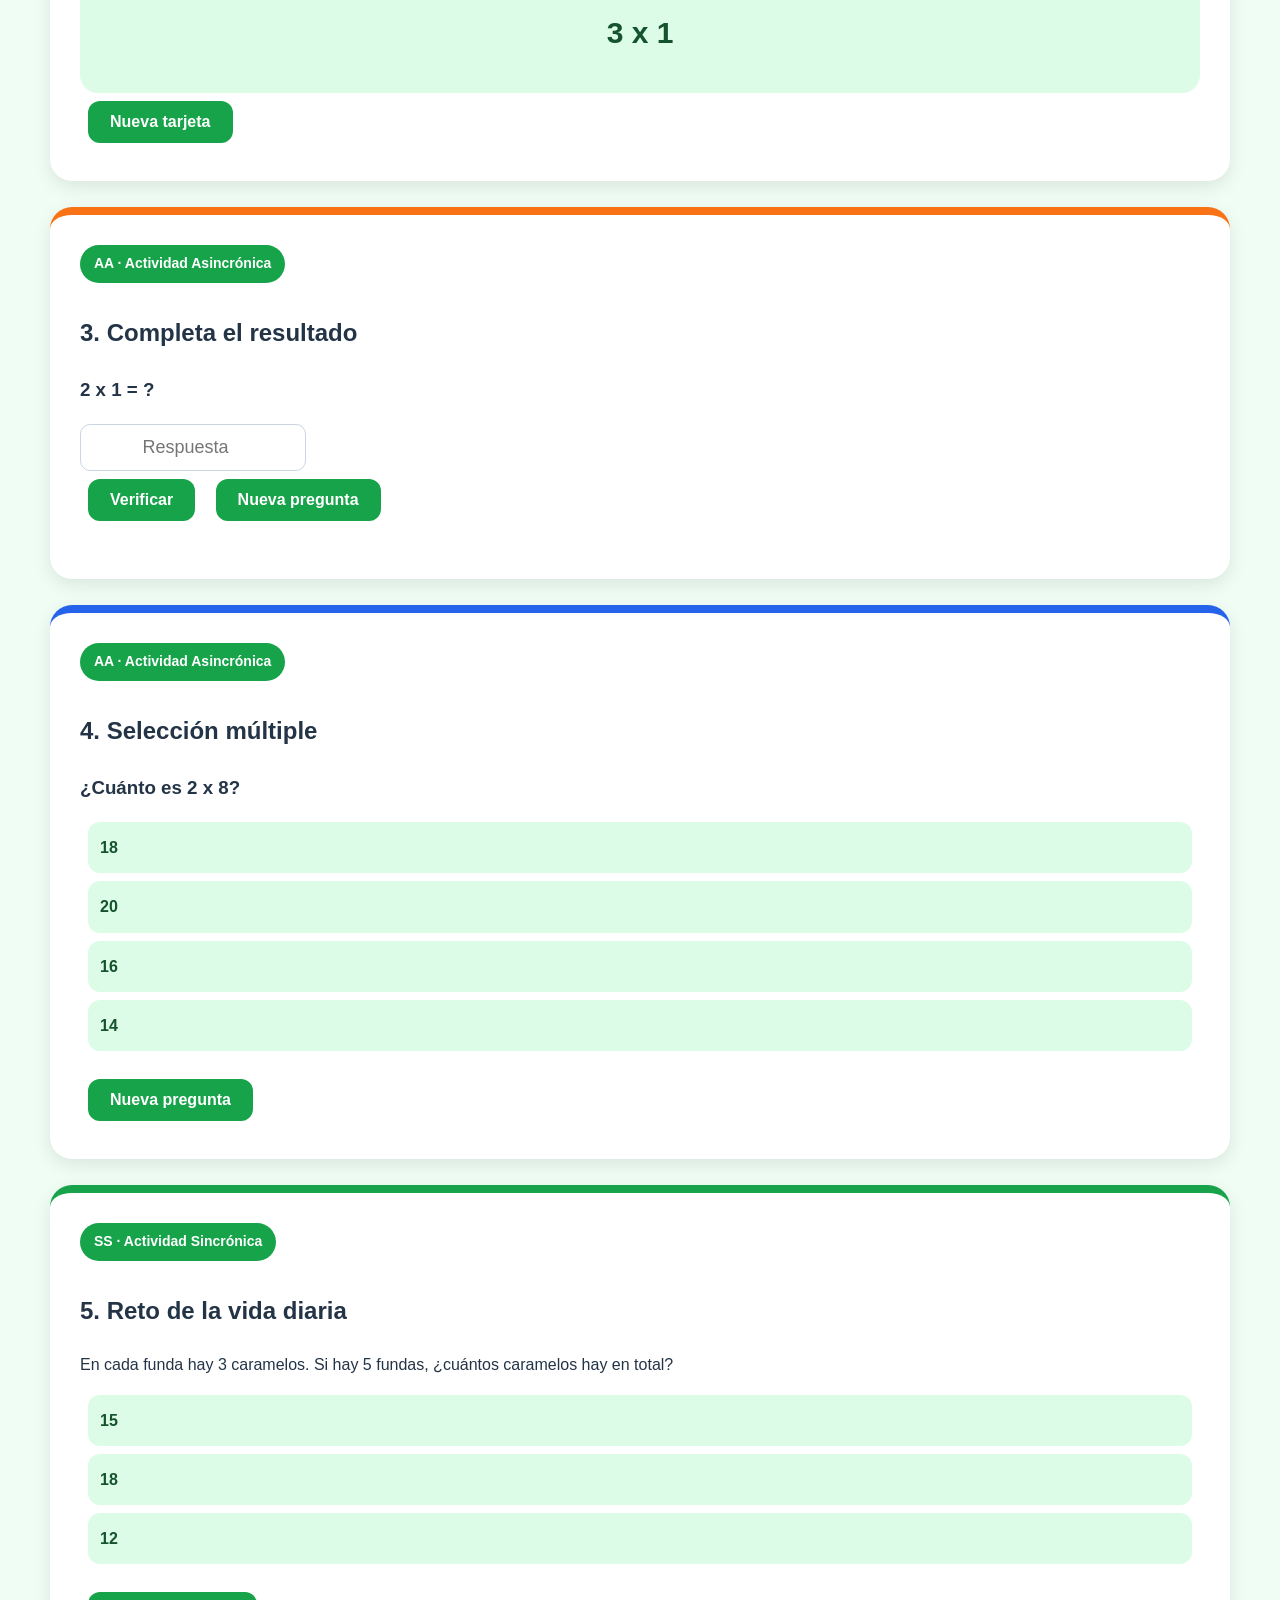
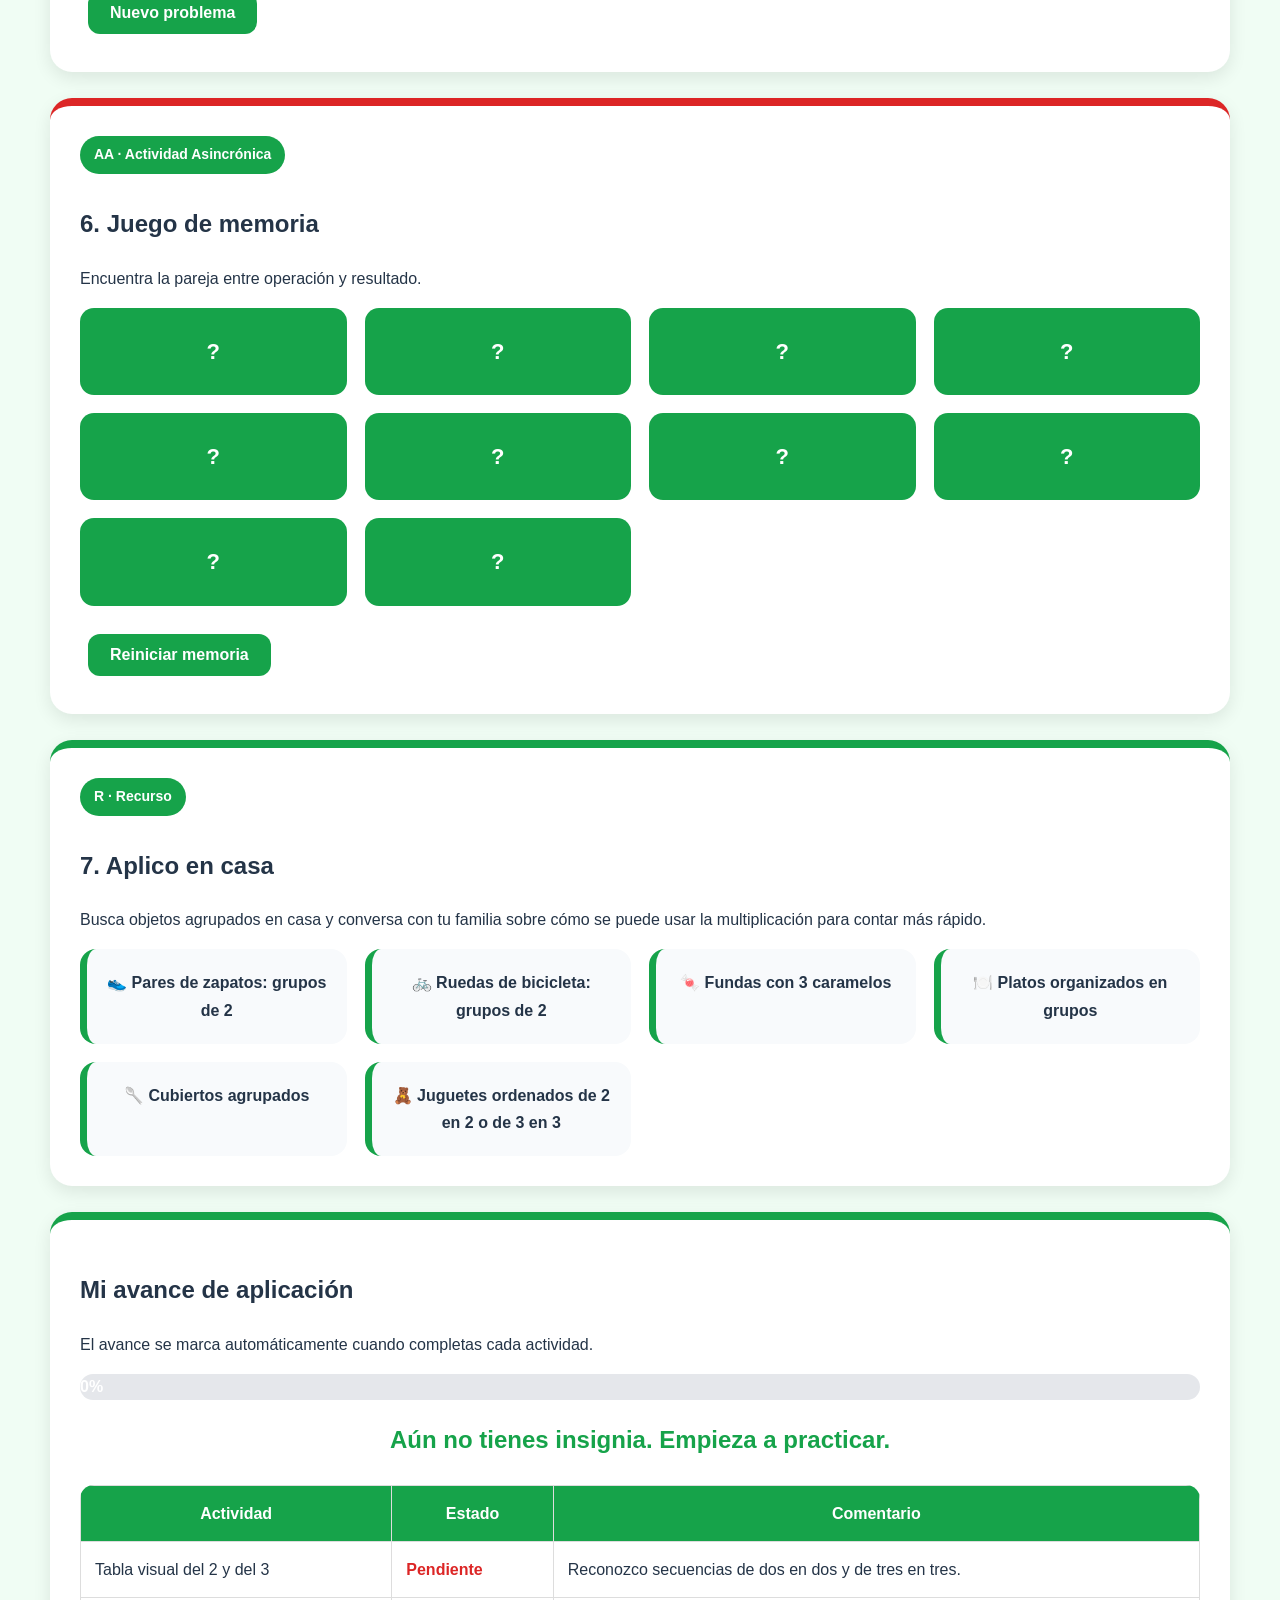
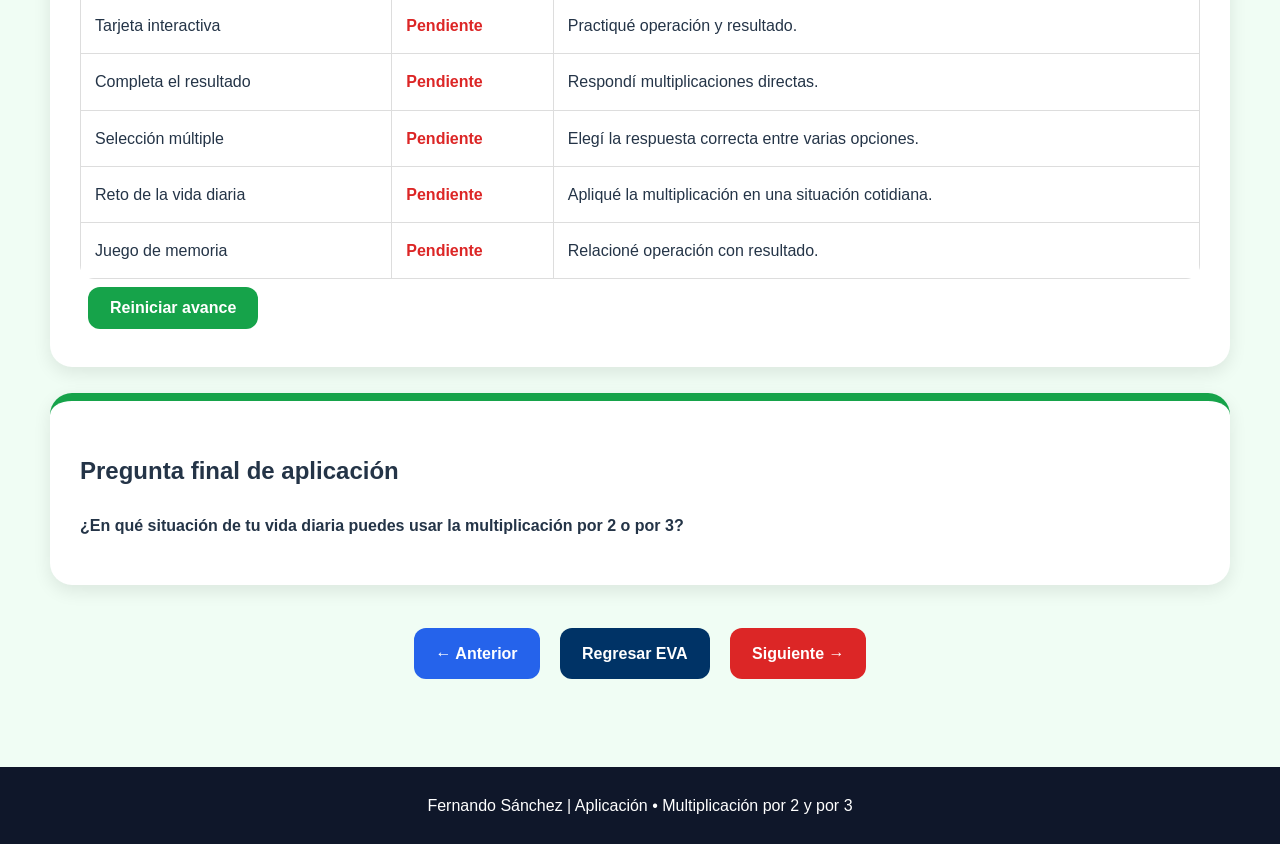
<file: eva-recursos.html>
<!DOCTYPE html>
<html lang="es">
<head>
<meta charset="UTF-8">
<meta name="viewport" content="width=device-width, initial-scale=1.0">
<title>Aplicación | EVA Matemática</title>

<style>
body{margin:0;font-family:Arial,sans-serif;background:#f0fdf4;color:#243447;line-height:1.7;}
header{background:linear-gradient(135deg,#16a34a,#22c55e);color:white;text-align:center;padding:55px 20px;}
header h1{margin:0;font-size:46px;letter-spacing:1px;}
header p{font-size:19px;margin:10px 0 0;}
.container{max-width:1180px;margin:auto;padding:40px 20px;}
.card{background:white;border-radius:22px;padding:30px;margin-bottom:26px;box-shadow:0 6px 18px rgba(0,0,0,.09);}
.green{border-top:8px solid #16a34a;}
.blue{border-top:8px solid #2563eb;}
.orange{border-top:8px solid #f97316;}
.red{border-top:8px solid #dc2626;}
.grid{display:grid;grid-template-columns:repeat(auto-fit,minmax(220px,1fr));gap:18px;}
.box{background:#f8fafc;border-radius:16px;padding:20px;text-align:center;border-left:7px solid #16a34a;font-weight:bold;}
.btn{display:inline-block;background:#16a34a;color:white;text-decoration:none;padding:12px 22px;border-radius:12px;margin:8px;font-weight:bold;border:none;cursor:pointer;font-size:16px;}
.btn:hover{background:#15803d;}
.btn-anterior{background:#2563eb;}
.btn-eva{background:#003366;}
.btn-siguiente{background:#dc2626;}
input{padding:12px;border-radius:10px;border:1px solid #cbd5e1;font-size:18px;text-align:center;width:200px;}
.resultado{font-weight:bold;font-size:20px;margin-top:15px;}
.opcion{background:#dcfce7;color:#14532d;padding:12px;border-radius:12px;margin:8px;cursor:pointer;font-weight:bold;}
.opcion:hover{background:#bbf7d0;}
.flashcard{background:#dcfce7;color:#14532d;border-radius:18px;padding:35px;font-size:30px;font-weight:bold;cursor:pointer;text-align:center;}
.memory-card{background:#16a34a;color:white;border-radius:14px;padding:25px;font-size:22px;font-weight:bold;cursor:pointer;text-align:center;}
table{width:100%;border-collapse:collapse;background:white;border-radius:14px;overflow:hidden;}
th{background:#16a34a;color:white;padding:14px;border:1px solid #ddd;}
td{padding:14px;border:1px solid #ddd;}
.progress-bar{background:#e5e7eb;border-radius:20px;overflow:hidden;height:26px;margin-top:15px;}
.progress-fill{background:#16a34a;height:100%;width:0%;color:white;text-align:center;font-weight:bold;line-height:26px;transition:.4s;}
.insignia{font-size:24px;font-weight:bold;text-align:center;margin-top:20px;color:#16a34a;}
footer{background:#0f172a;color:white;text-align:center;padding:25px;margin-top:40px;}
.nav-final{text-align:center;margin-top:35px;}
.etiqueta{display:inline-block;background:#16a34a;color:white;padding:7px 14px;border-radius:20px;font-weight:bold;font-size:14px;margin-bottom:10px;}
</style>
</head>

<body>

<header>
<h1>APLICACIÓN</h1>
<p>EVA Matemática | Multiplicación por 2 y por 3</p>
<p><strong>ERCA – Fase de Aplicación</strong></p>
</header>

<div class="container">

<div class="card green">
<h2>Propósito</h2>
<p>
Aplicar la multiplicación por 2 y por 3 en situaciones reales, retos visuales y actividades prácticas que permitan resolver problemas sencillos mediante grupos iguales, sumas repetidas y lenguaje matemático.
</p>
</div>

<div class="card green">
<h2>Avance ERCA</h2>
<p>Has llegado a la fase de aplicación. Aquí usarás lo aprendido para resolver, jugar, practicar y conectar la multiplicación con situaciones de la vida diaria.</p>

<div class="progress-bar">
<div class="progress-fill" style="width:100%;">100%</div>
</div>
</div>

<div class="card green">
<span class="etiqueta">AA · Actividad Asincrónica</span>
<h2>1. Tabla visual del 2 y del 3</h2>
<p>Observa las secuencias y reconoce cómo la multiplicación permite contar grupos iguales de manera más rápida.</p>

<div class="grid">
<div class="box">2 x 1 = 2</div>
<div class="box">2 x 2 = 4</div>
<div class="box">2 x 3 = 6</div>
<div class="box">2 x 4 = 8</div>
<div class="box">2 x 5 = 10</div>
<div class="box">3 x 1 = 3</div>
<div class="box">3 x 2 = 6</div>
<div class="box">3 x 3 = 9</div>
<div class="box">3 x 4 = 12</div>
<div class="box">3 x 5 = 15</div>
</div>

<button class="btn" onclick="marcarActividad('tabla')">Marcar tabla revisada</button>
</div>

<div class="card green">
<span class="etiqueta">R · Recurso</span>
<h2>2. Tarjeta interactiva</h2>
<p>Haz clic en la tarjeta para descubrir el resultado de una multiplicación por 2 o por 3.</p>

<div class="flashcard" onclick="voltearTarjeta()" id="tarjeta">2 x 4</div>

<button class="btn" onclick="nuevaTarjeta()">Nueva tarjeta</button>
</div>

<div class="card orange">
<span class="etiqueta">AA · Actividad Asincrónica</span>
<h2>3. Completa el resultado</h2>

<h3 id="preguntaCompletar">2 x 1 = ?</h3>

<input id="respuestaCompletar" type="number" placeholder="Respuesta">

<br>

<button class="btn" onclick="verificarCompletar()">Verificar</button>
<button class="btn" onclick="nuevaCompletar()">Nueva pregunta</button>

<p id="resultadoCompletar" class="resultado"></p>
</div>

<div class="card blue">
<span class="etiqueta">AA · Actividad Asincrónica</span>
<h2>4. Selección múltiple</h2>

<h3 id="preguntaOpcion">¿Cuánto es 2 x 5?</h3>

<div id="opciones"></div>

<p id="resultadoOpcion" class="resultado"></p>

<button class="btn" onclick="nuevaOpcion()">Nueva pregunta</button>
</div>

<div class="card green">
<span class="etiqueta">SS · Actividad Sincrónica</span>
<h2>5. Reto de la vida diaria</h2>

<p id="problemaTexto"></p>

<div id="problemaOpciones"></div>

<p id="problemaResultado" class="resultado"></p>

<button class="btn" onclick="nuevoProblema()">Nuevo problema</button>
</div>

<div class="card red">
<span class="etiqueta">AA · Actividad Asincrónica</span>
<h2>6. Juego de memoria</h2>
<p>Encuentra la pareja entre operación y resultado.</p>

<div class="grid" id="memoria"></div>

<p id="memoriaResultado" class="resultado"></p>

<button class="btn" onclick="iniciarMemoria()">Reiniciar memoria</button>
</div>

<div class="card green">
<span class="etiqueta">R · Recurso</span>
<h2>7. Aplico en casa</h2>
<p>
Busca objetos agrupados en casa y conversa con tu familia sobre cómo se puede usar la multiplicación para contar más rápido.
</p>

<div class="grid">
<div class="box">👟 Pares de zapatos: grupos de 2</div>
<div class="box">🚲 Ruedas de bicicleta: grupos de 2</div>
<div class="box">🍬 Fundas con 3 caramelos</div>
<div class="box">🍽️ Platos organizados en grupos</div>
<div class="box">🥄 Cubiertos agrupados</div>
<div class="box">🧸 Juguetes ordenados de 2 en 2 o de 3 en 3</div>
</div>
</div>

<div class="card green">
<h2>Mi avance de aplicación</h2>
<p>
El avance se marca automáticamente cuando completas cada actividad.
</p>

<div class="progress-bar">
<div class="progress-fill" id="barraProgreso">0%</div>
</div>

<p class="insignia" id="insignia">Aún no tienes insignia. Empieza a practicar.</p>

<table>
<thead>
<tr>
<th>Actividad</th>
<th>Estado</th>
<th>Comentario</th>
</tr>
</thead>

<tbody>
<tr>
<td>Tabla visual del 2 y del 3</td>
<td id="estado-tabla">Pendiente</td>
<td>Reconozco secuencias de dos en dos y de tres en tres.</td>
</tr>

<tr>
<td>Tarjeta interactiva</td>
<td id="estado-tarjeta">Pendiente</td>
<td>Practiqué operación y resultado.</td>
</tr>

<tr>
<td>Completa el resultado</td>
<td id="estado-completar">Pendiente</td>
<td>Respondí multiplicaciones directas.</td>
</tr>

<tr>
<td>Selección múltiple</td>
<td id="estado-opcion">Pendiente</td>
<td>Elegí la respuesta correcta entre varias opciones.</td>
</tr>

<tr>
<td>Reto de la vida diaria</td>
<td id="estado-problema">Pendiente</td>
<td>Apliqué la multiplicación en una situación cotidiana.</td>
</tr>

<tr>
<td>Juego de memoria</td>
<td id="estado-memoria">Pendiente</td>
<td>Relacioné operación con resultado.</td>
</tr>
</tbody>
</table>

<button class="btn" onclick="reiniciarAvance()">Reiniciar avance</button>
</div>

<div class="card green">
<h2>Pregunta final de aplicación</h2>
<p><strong>¿En qué situación de tu vida diaria puedes usar la multiplicación por 2 o por 3?</strong></p>
</div>

<div class="nav-final">
<a href="eva-comunicacion.html" class="btn btn-anterior">← Anterior</a>
<a href="eva-multiplicacion-por-dos.html" class="btn btn-eva">Regresar EVA</a>
<a href="eva-evaluacion.html" class="btn btn-siguiente">Siguiente →</a>
</div>

</div>

<footer>
Fernando Sánchez | Aplicación • Multiplicación por 2 y por 3
</footer>

<script>
let numeroTarjeta = 4;
let baseTarjeta = 2;
let tarjetaMostrandoRespuesta = false;
let numeroCompletar = 1;
let baseCompletar = 2;
let numeroOpcion = 5;
let baseOpcion = 2;
let primeraCarta = null;
let bloqueo = false;

let avance = {
  tabla:false,
  tarjeta:false,
  completar:false,
  opcion:false,
  problema:false,
  memoria:false
};

function marcarActividad(nombre){
  avance[nombre] = true;
  actualizarAvance();
}

function actualizarAvance(){
  const total = Object.keys(avance).length;
  const completadas = Object.values(avance).filter(valor => valor).length;
  const porcentaje = Math.round((completadas / total) * 100);

  document.getElementById("barraProgreso").style.width = porcentaje + "%";
  document.getElementById("barraProgreso").textContent = porcentaje + "%";

  Object.keys(avance).forEach(nombre => {
    const celda = document.getElementById("estado-" + nombre);
    if(avance[nombre]){
      celda.textContent = "Completada";
      celda.style.color = "#16a34a";
      celda.style.fontWeight = "bold";
    }else{
      celda.textContent = "Pendiente";
      celda.style.color = "#dc2626";
      celda.style.fontWeight = "bold";
    }
  });

  const insignia = document.getElementById("insignia");

  if(porcentaje === 100){
    insignia.textContent = "🥇 Maestro de la aplicación: estás listo para continuar a la evaluación.";
  }else if(porcentaje >= 70){
    insignia.textContent = "🥈 Experto en aplicar multiplicaciones: estás avanzando muy bien.";
  }else if(porcentaje >= 40){
    insignia.textContent = "🥉 Aprendiz de multiplicación: sigue practicando.";
  }else{
    insignia.textContent = "Aún no tienes insignia. Empieza a practicar.";
  }
}

function reiniciarAvance(){
  avance = {
    tabla:false,
    tarjeta:false,
    completar:false,
    opcion:false,
    problema:false,
    memoria:false
  };
  actualizarAvance();
}

function nuevaTarjeta(){
  baseTarjeta = Math.random() < 0.5 ? 2 : 3;
  numeroTarjeta = Math.floor(Math.random()*10)+1;
  tarjetaMostrandoRespuesta = false;
  document.getElementById("tarjeta").textContent = baseTarjeta + " x " + numeroTarjeta;
}

function voltearTarjeta(){
  const tarjeta = document.getElementById("tarjeta");

  if(tarjetaMostrandoRespuesta){
    tarjeta.textContent = baseTarjeta + " x " + numeroTarjeta;
    tarjetaMostrandoRespuesta = false;
  }else{
    tarjeta.textContent = baseTarjeta * numeroTarjeta;
    tarjetaMostrandoRespuesta = true;
    marcarActividad("tarjeta");
  }
}

function nuevaCompletar(){
  baseCompletar = Math.random() < 0.5 ? 2 : 3;
  numeroCompletar = Math.floor(Math.random()*10)+1;
  document.getElementById("preguntaCompletar").textContent = baseCompletar + " x " + numeroCompletar + " = ?";
  document.getElementById("respuestaCompletar").value = "";
  document.getElementById("resultadoCompletar").textContent = "";
}

function verificarCompletar(){
  const respuesta = Number(document.getElementById("respuestaCompletar").value);
  const correcta = numeroCompletar * baseCompletar;
  const resultado = document.getElementById("resultadoCompletar");

  if(document.getElementById("respuestaCompletar").value === ""){
    resultado.textContent = "Escribe una respuesta antes de verificar.";
    resultado.style.color = "#ea580c";
    return;
  }

  if(respuesta === correcta){
    resultado.textContent = "¡Correcto!";
    resultado.style.color = "#16a34a";
    marcarActividad("completar");
  }else{
    resultado.textContent = "Intenta otra vez. La respuesta correcta es " + correcta + ".";
    resultado.style.color = "#dc2626";
  }
}

function nuevaOpcion(){
  baseOpcion = Math.random() < 0.5 ? 2 : 3;
  numeroOpcion = Math.floor(Math.random()*10)+1;
  const correcta = numeroOpcion * baseOpcion;

  document.getElementById("preguntaOpcion").textContent = "¿Cuánto es " + baseOpcion + " x " + numeroOpcion + "?";
  document.getElementById("resultadoOpcion").textContent = "";

  let respuestas = [correcta, correcta + baseOpcion, correcta - baseOpcion, correcta + 4].filter(n => n > 0);
  respuestas = [...new Set(respuestas)].sort(() => Math.random() - 0.5);

  const contenedor = document.getElementById("opciones");
  contenedor.innerHTML = "";

  respuestas.forEach(valor => {
    const div = document.createElement("div");
    div.className = "opcion";
    div.textContent = valor;
    div.onclick = () => verificarOpcion(valor, correcta);
    contenedor.appendChild(div);
  });
}

function verificarOpcion(valor, correcta){
  const resultado = document.getElementById("resultadoOpcion");

  if(valor === correcta){
    resultado.textContent = "¡Respuesta correcta!";
    resultado.style.color = "#16a34a";
    marcarActividad("opcion");
  }else{
    resultado.textContent = "Respuesta incorrecta. Revisa los grupos iguales.";
    resultado.style.color = "#dc2626";
  }
}

function nuevoProblema(){
  const base = Math.random() < 0.5 ? 2 : 3;
  const cantidad = Math.floor(Math.random()*6)+2;
  const correcta = cantidad * base;

  if(base === 2){
    document.getElementById("problemaTexto").textContent =
    "En cada mesa hay 2 lápices. Si hay " + cantidad + " mesas, ¿cuántos lápices hay en total?";
  }else{
    document.getElementById("problemaTexto").textContent =
    "En cada funda hay 3 caramelos. Si hay " + cantidad + " fundas, ¿cuántos caramelos hay en total?";
  }

  document.getElementById("problemaResultado").textContent = "";

  let opciones = [correcta, correcta + base, correcta - base].filter(n => n > 0);
  opciones = [...new Set(opciones)].sort(() => Math.random() - 0.5);

  const contenedor = document.getElementById("problemaOpciones");
  contenedor.innerHTML = "";

  opciones.forEach(valor => {
    const div = document.createElement("div");
    div.className = "opcion";
    div.textContent = valor;

    div.onclick = () => {
      const resultado = document.getElementById("problemaResultado");

      if(valor === correcta){
        resultado.textContent = "¡Muy bien! Resolviste el problema usando multiplicación.";
        resultado.style.color = "#16a34a";
        marcarActividad("problema");
      }else{
        resultado.textContent = "Revisa: debes multiplicar " + cantidad + " x " + base + ".";
        resultado.style.color = "#dc2626";
      }
    };

    contenedor.appendChild(div);
  });
}

function iniciarMemoria(){
  const datos = [
    {texto:"2 x 1", pareja:"2"},
    {texto:"2 x 2", pareja:"4"},
    {texto:"2 x 3", pareja:"6"},
    {texto:"3 x 2", pareja:"6"},
    {texto:"3 x 3", pareja:"9"}
  ];

  let cartas = [];

  datos.forEach(item => {
    cartas.push({texto:item.texto, valor:item.texto});
    cartas.push({texto:item.pareja, valor:item.texto});
  });

  cartas.sort(() => Math.random() - 0.5);

  const memoria = document.getElementById("memoria");
  memoria.innerHTML = "";
  document.getElementById("memoriaResultado").textContent = "";
  primeraCarta = null;
  bloqueo = false;

  cartas.forEach(carta => {
    const div = document.createElement("div");
    div.className = "memory-card";
    div.textContent = "?";
    div.dataset.texto = carta.texto;
    div.dataset.valor = carta.valor;
    div.dataset.descubierta = "false";
    div.onclick = () => descubrirCarta(div);
    memoria.appendChild(div);
  });
}

function descubrirCarta(carta){
  if(bloqueo || carta.dataset.descubierta === "true") return;

  carta.textContent = carta.dataset.texto;

  if(!primeraCarta){
    primeraCarta = carta;
    return;
  }

  if(primeraCarta === carta) return;

  if(primeraCarta.dataset.valor === carta.dataset.valor){
    primeraCarta.dataset.descubierta = "true";
    carta.dataset.descubierta = "true";
    primeraCarta = null;
    document.getElementById("memoriaResultado").textContent = "¡Pareja encontrada!";
    document.getElementById("memoriaResultado").style.color = "#16a34a";
    marcarActividad("memoria");
  }else{
    bloqueo = true;

    setTimeout(() => {
      primeraCarta.textContent = "?";
      carta.textContent = "?";
      primeraCarta = null;
      bloqueo = false;
      document.getElementById("memoriaResultado").textContent = "Intenta encontrar otra pareja.";
      document.getElementById("memoriaResultado").style.color = "#dc2626";
    }, 900);
  }
}

nuevaTarjeta();
nuevaCompletar();
nuevaOpcion();
nuevoProblema();
iniciarMemoria();
actualizarAvance();
</script>

</body>
</html>
</file>
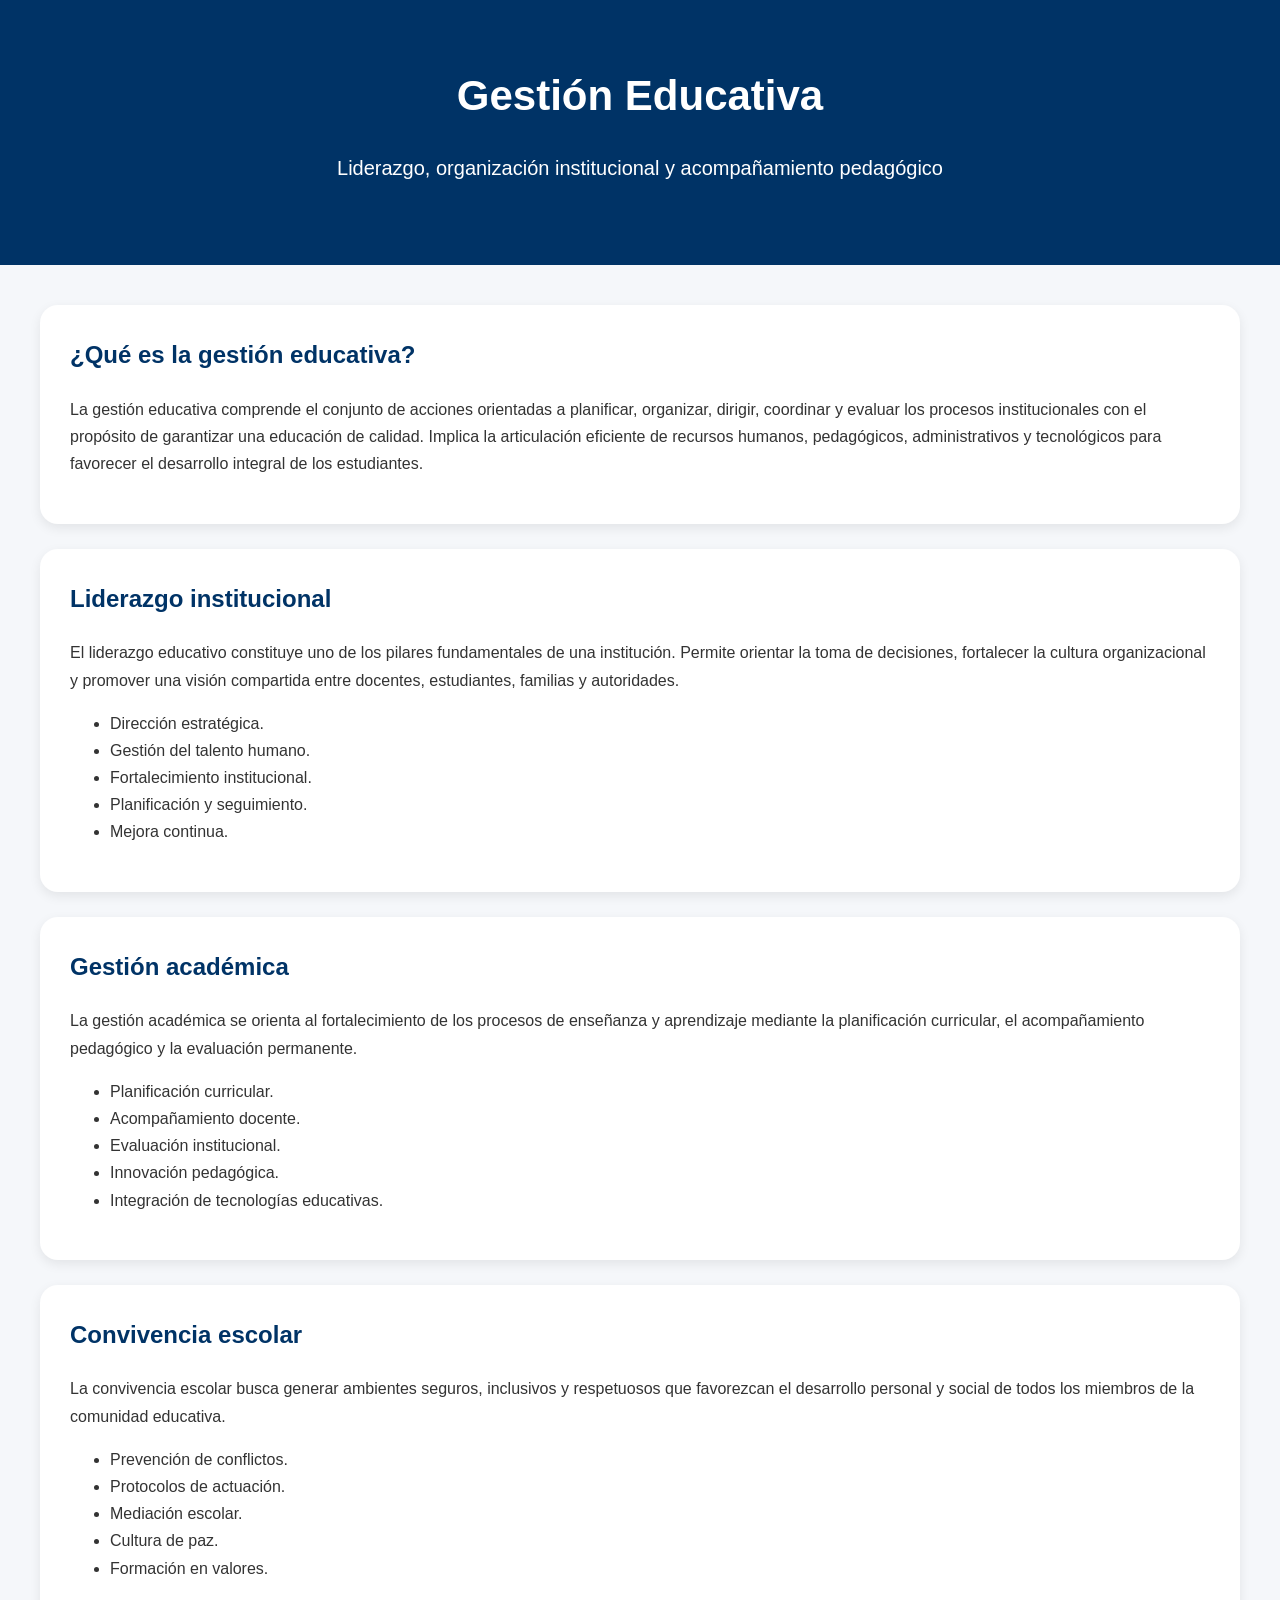
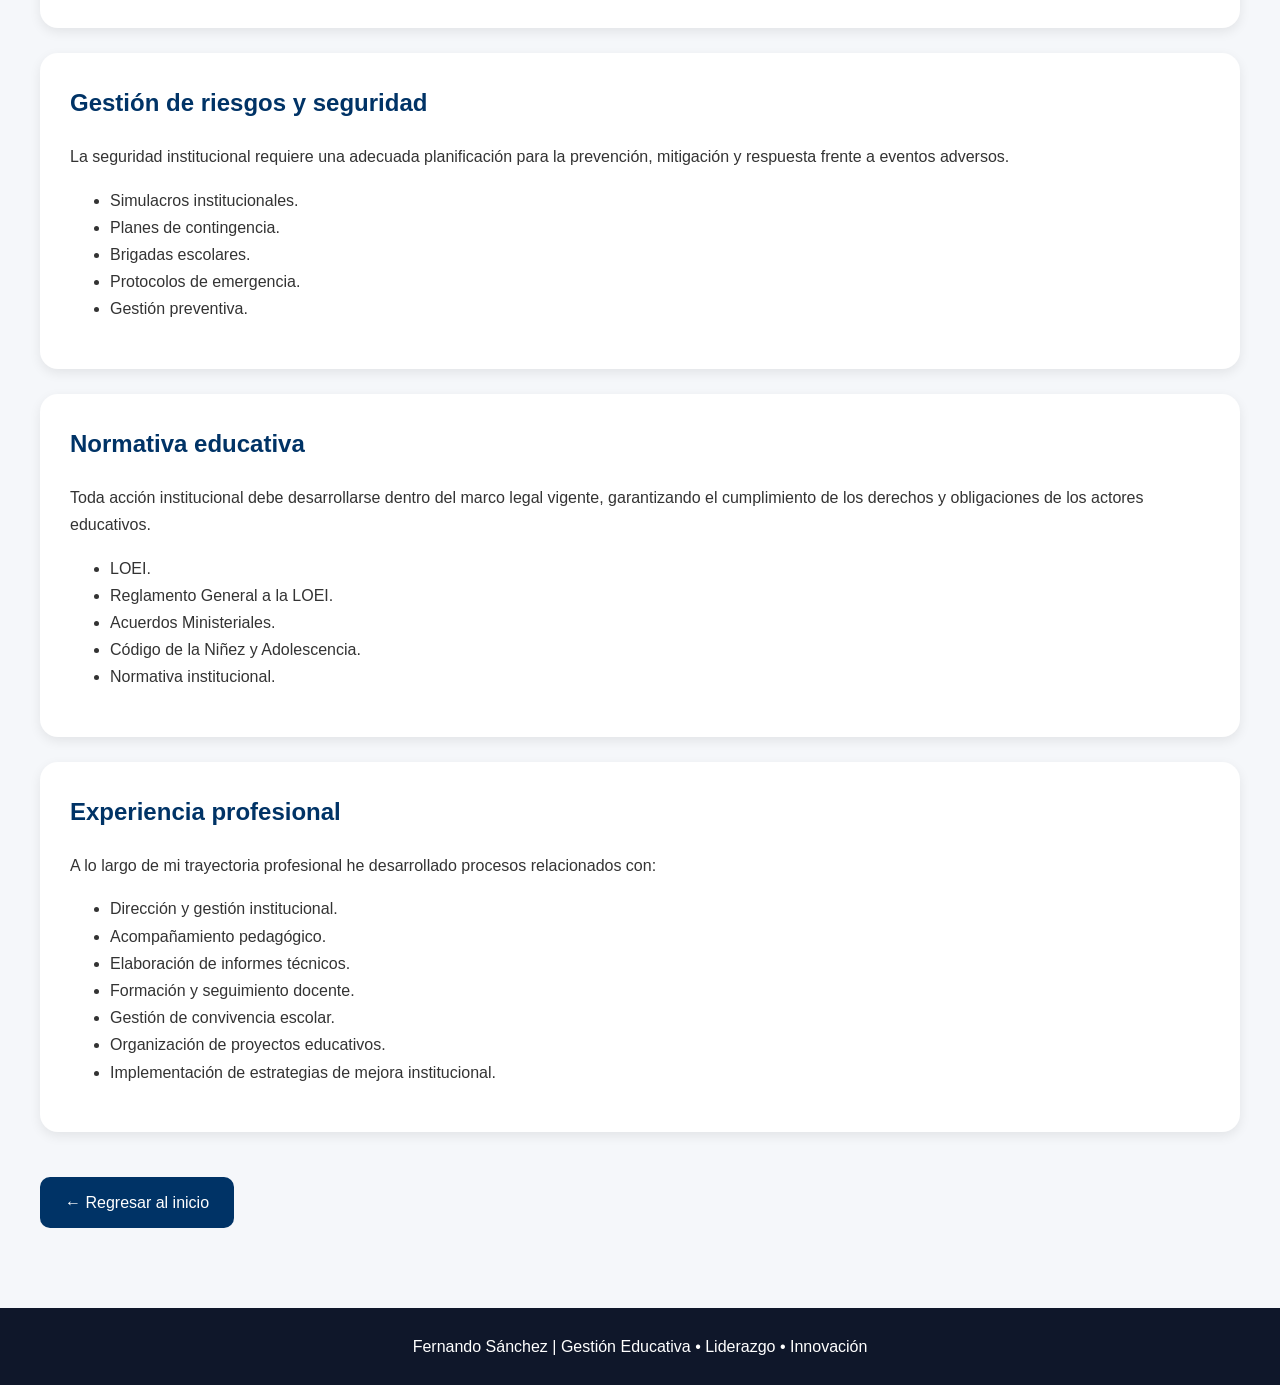
<file: gestion-educativa.html>
<!DOCTYPE html>
<html lang="es">

<head>
<meta charset="UTF-8">
<meta name="viewport" content="width=device-width, initial-scale=1.0">
<title>Gestión Educativa - Fernando Sánchez</title>

<style>

body{
    margin:0;
    font-family:Arial, sans-serif;
    background:#f5f7fa;
    color:#333;
    line-height:1.7;
}

header{
    background:#003366;
    color:white;
    text-align:center;
    padding:60px 20px;
}

header h1{
    margin:0;
    font-size:42px;
}

header p{
    font-size:20px;
}

.container{
    max-width:1200px;
    margin:auto;
    padding:40px 20px;
}

.card{
    background:white;
    border-radius:18px;
    padding:30px;
    margin-bottom:25px;
    box-shadow:0 4px 12px rgba(0,0,0,.08);
}

h2{
    color:#003366;
    margin-top:0;
}

.btn{
    display:inline-block;
    background:#003366;
    color:white;
    text-decoration:none;
    padding:12px 25px;
    border-radius:10px;
    margin-top:20px;
}

footer{
    background:#0f172a;
    color:white;
    text-align:center;
    padding:25px;
    margin-top:40px;
}

</style>

</head>

<body>

<header>

    <h1>Gestión Educativa</h1>

    <p>
        Liderazgo, organización institucional y acompañamiento pedagógico
    </p>

</header>

<div class="container">

<div class="card">

<h2>¿Qué es la gestión educativa?</h2>

<p>
La gestión educativa comprende el conjunto de acciones orientadas a planificar, organizar,
dirigir, coordinar y evaluar los procesos institucionales con el propósito de garantizar
una educación de calidad. Implica la articulación eficiente de recursos humanos,
pedagógicos, administrativos y tecnológicos para favorecer el desarrollo integral de los estudiantes.
</p>

</div>

<div class="card">

<h2>Liderazgo institucional</h2>

<p>
El liderazgo educativo constituye uno de los pilares fundamentales de una institución.
Permite orientar la toma de decisiones, fortalecer la cultura organizacional y promover
una visión compartida entre docentes, estudiantes, familias y autoridades.
</p>

<ul>
<li>Dirección estratégica.</li>
<li>Gestión del talento humano.</li>
<li>Fortalecimiento institucional.</li>
<li>Planificación y seguimiento.</li>
<li>Mejora continua.</li>
</ul>

</div>

<div class="card">

<h2>Gestión académica</h2>

<p>
La gestión académica se orienta al fortalecimiento de los procesos de enseñanza y aprendizaje
mediante la planificación curricular, el acompañamiento pedagógico y la evaluación permanente.
</p>

<ul>
<li>Planificación curricular.</li>
<li>Acompañamiento docente.</li>
<li>Evaluación institucional.</li>
<li>Innovación pedagógica.</li>
<li>Integración de tecnologías educativas.</li>
</ul>

</div>

<div class="card">

<h2>Convivencia escolar</h2>

<p>
La convivencia escolar busca generar ambientes seguros, inclusivos y respetuosos que favorezcan
el desarrollo personal y social de todos los miembros de la comunidad educativa.
</p>

<ul>
<li>Prevención de conflictos.</li>
<li>Protocolos de actuación.</li>
<li>Mediación escolar.</li>
<li>Cultura de paz.</li>
<li>Formación en valores.</li>
</ul>

</div>

<div class="card">

<h2>Gestión de riesgos y seguridad</h2>

<p>
La seguridad institucional requiere una adecuada planificación para la prevención,
mitigación y respuesta frente a eventos adversos.
</p>

<ul>
<li>Simulacros institucionales.</li>
<li>Planes de contingencia.</li>
<li>Brigadas escolares.</li>
<li>Protocolos de emergencia.</li>
<li>Gestión preventiva.</li>
</ul>

</div>

<div class="card">

<h2>Normativa educativa</h2>

<p>
Toda acción institucional debe desarrollarse dentro del marco legal vigente,
garantizando el cumplimiento de los derechos y obligaciones de los actores educativos.
</p>

<ul>
<li>LOEI.</li>
<li>Reglamento General a la LOEI.</li>
<li>Acuerdos Ministeriales.</li>
<li>Código de la Niñez y Adolescencia.</li>
<li>Normativa institucional.</li>
</ul>

</div>

<div class="card">

<h2>Experiencia profesional</h2>

<p>
A lo largo de mi trayectoria profesional he desarrollado procesos relacionados con:
</p>

<ul>
<li>Dirección y gestión institucional.</li>
<li>Acompañamiento pedagógico.</li>
<li>Elaboración de informes técnicos.</li>
<li>Formación y seguimiento docente.</li>
<li>Gestión de convivencia escolar.</li>
<li>Organización de proyectos educativos.</li>
<li>Implementación de estrategias de mejora institucional.</li>
</ul>

</div>

<a href="index.html" class="btn">
← Regresar al inicio
</a>

</div>

<footer>

Fernando Sánchez | Gestión Educativa • Liderazgo • Innovación

</footer>

</body>

</html>
</file>
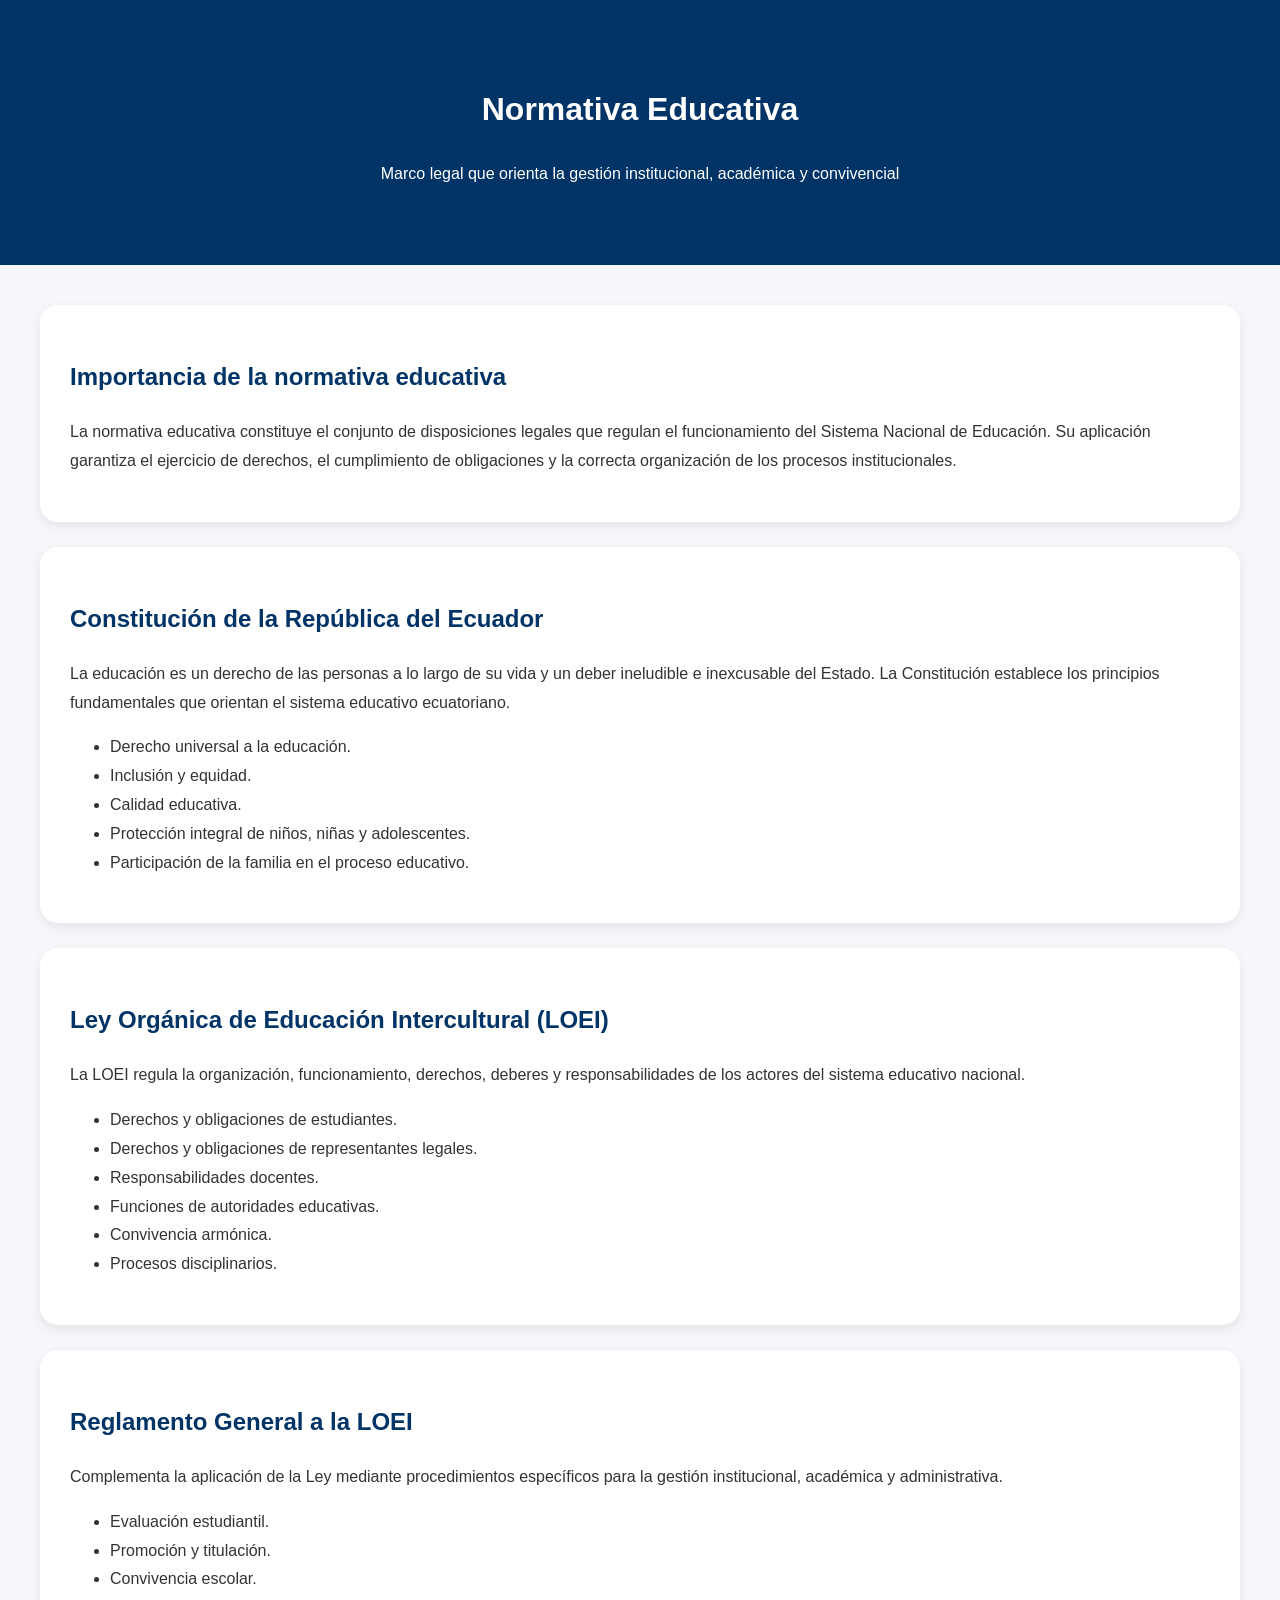
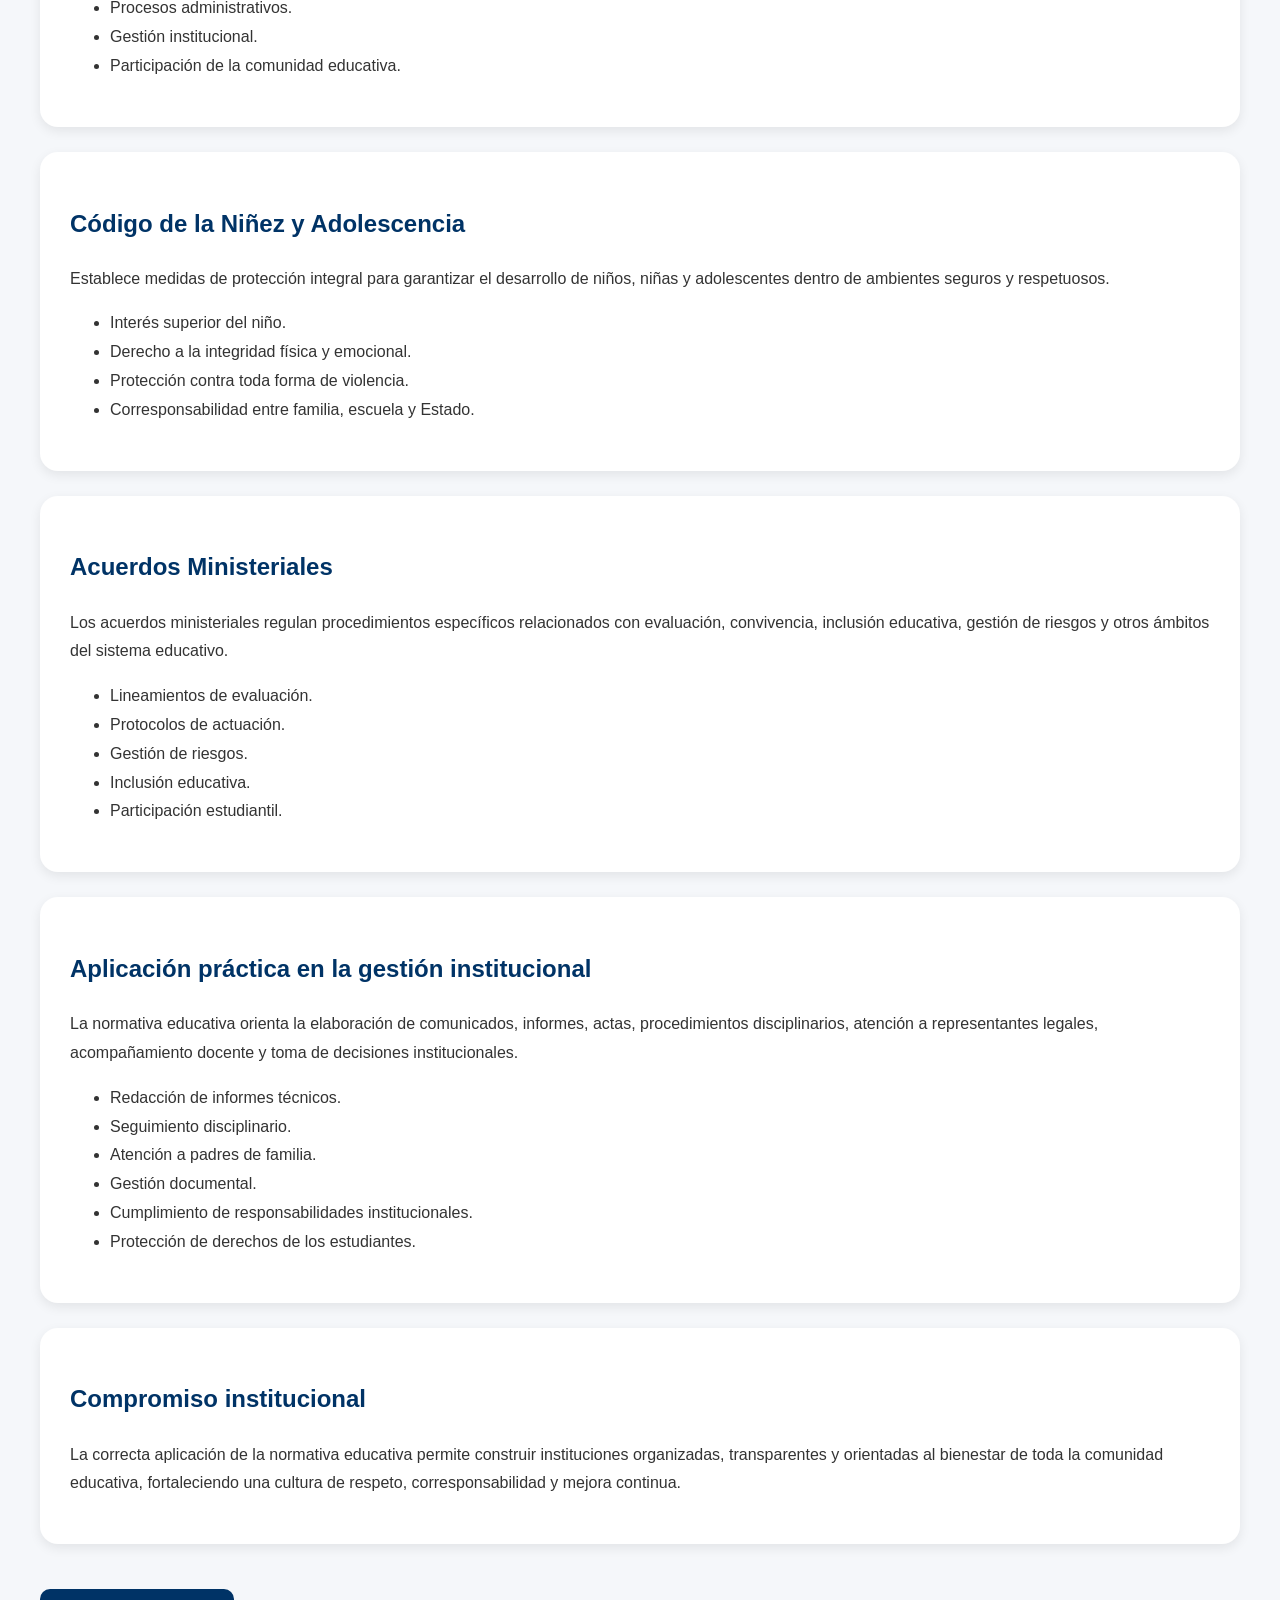
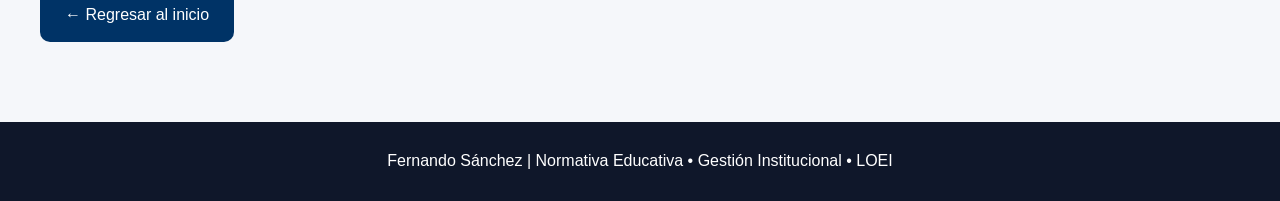
<file: normativa-educativa.html>
<!DOCTYPE html>
<html lang="es">

<head>
<meta charset="UTF-8">
<meta name="viewport" content="width=device-width, initial-scale=1.0">
<title>Normativa Educativa - Fernando Sánchez</title>

<style>

body{
    margin:0;
    font-family:Arial, sans-serif;
    background:#f5f7fa;
    color:#333;
    line-height:1.8;
}

header{
    background:#003366;
    color:white;
    text-align:center;
    padding:60px 20px;
}

.container{
    max-width:1200px;
    margin:auto;
    padding:40px 20px;
}

.card{
    background:white;
    border-radius:18px;
    padding:30px;
    margin-bottom:25px;
    box-shadow:0 4px 12px rgba(0,0,0,.08);
}

h2{
    color:#003366;
}

.btn{
    display:inline-block;
    background:#003366;
    color:white;
    text-decoration:none;
    padding:12px 25px;
    border-radius:10px;
    margin-top:20px;
}

footer{
    background:#0f172a;
    color:white;
    text-align:center;
    padding:25px;
    margin-top:40px;
}

</style>

</head>

<body>

<header>

<h1>Normativa Educativa</h1>

<p>
Marco legal que orienta la gestión institucional, académica y convivencial
</p>

</header>

<div class="container">

<div class="card">

<h2>Importancia de la normativa educativa</h2>

<p>
La normativa educativa constituye el conjunto de disposiciones legales que regulan el funcionamiento del Sistema Nacional de Educación. Su aplicación garantiza el ejercicio de derechos, el cumplimiento de obligaciones y la correcta organización de los procesos institucionales.
</p>

</div>

<div class="card">

<h2>Constitución de la República del Ecuador</h2>

<p>
La educación es un derecho de las personas a lo largo de su vida y un deber ineludible e inexcusable del Estado. La Constitución establece los principios fundamentales que orientan el sistema educativo ecuatoriano.
</p>

<ul>
<li>Derecho universal a la educación.</li>
<li>Inclusión y equidad.</li>
<li>Calidad educativa.</li>
<li>Protección integral de niños, niñas y adolescentes.</li>
<li>Participación de la familia en el proceso educativo.</li>
</ul>

</div>

<div class="card">

<h2>Ley Orgánica de Educación Intercultural (LOEI)</h2>

<p>
La LOEI regula la organización, funcionamiento, derechos, deberes y responsabilidades de los actores del sistema educativo nacional.
</p>

<ul>
<li>Derechos y obligaciones de estudiantes.</li>
<li>Derechos y obligaciones de representantes legales.</li>
<li>Responsabilidades docentes.</li>
<li>Funciones de autoridades educativas.</li>
<li>Convivencia armónica.</li>
<li>Procesos disciplinarios.</li>
</ul>

</div>

<div class="card">

<h2>Reglamento General a la LOEI</h2>

<p>
Complementa la aplicación de la Ley mediante procedimientos específicos para la gestión institucional, académica y administrativa.
</p>

<ul>
<li>Evaluación estudiantil.</li>
<li>Promoción y titulación.</li>
<li>Convivencia escolar.</li>
<li>Procesos administrativos.</li>
<li>Gestión institucional.</li>
<li>Participación de la comunidad educativa.</li>
</ul>

</div>

<div class="card">

<h2>Código de la Niñez y Adolescencia</h2>

<p>
Establece medidas de protección integral para garantizar el desarrollo de niños, niñas y adolescentes dentro de ambientes seguros y respetuosos.
</p>

<ul>
<li>Interés superior del niño.</li>
<li>Derecho a la integridad física y emocional.</li>
<li>Protección contra toda forma de violencia.</li>
<li>Corresponsabilidad entre familia, escuela y Estado.</li>
</ul>

</div>

<div class="card">

<h2>Acuerdos Ministeriales</h2>

<p>
Los acuerdos ministeriales regulan procedimientos específicos relacionados con evaluación, convivencia, inclusión educativa, gestión de riesgos y otros ámbitos del sistema educativo.
</p>

<ul>
<li>Lineamientos de evaluación.</li>
<li>Protocolos de actuación.</li>
<li>Gestión de riesgos.</li>
<li>Inclusión educativa.</li>
<li>Participación estudiantil.</li>
</ul>

</div>

<div class="card">

<h2>Aplicación práctica en la gestión institucional</h2>

<p>
La normativa educativa orienta la elaboración de comunicados, informes, actas, procedimientos disciplinarios, atención a representantes legales, acompañamiento docente y toma de decisiones institucionales.
</p>

<ul>
<li>Redacción de informes técnicos.</li>
<li>Seguimiento disciplinario.</li>
<li>Atención a padres de familia.</li>
<li>Gestión documental.</li>
<li>Cumplimiento de responsabilidades institucionales.</li>
<li>Protección de derechos de los estudiantes.</li>
</ul>

</div>

<div class="card">

<h2>Compromiso institucional</h2>

<p>
La correcta aplicación de la normativa educativa permite construir instituciones organizadas, transparentes y orientadas al bienestar de toda la comunidad educativa, fortaleciendo una cultura de respeto, corresponsabilidad y mejora continua.
</p>

</div>

<a href="index.html" class="btn">
← Regresar al inicio
</a>

</div>

<footer>

Fernando Sánchez | Normativa Educativa • Gestión Institucional • LOEI

</footer>

</body>

</html>
</file>
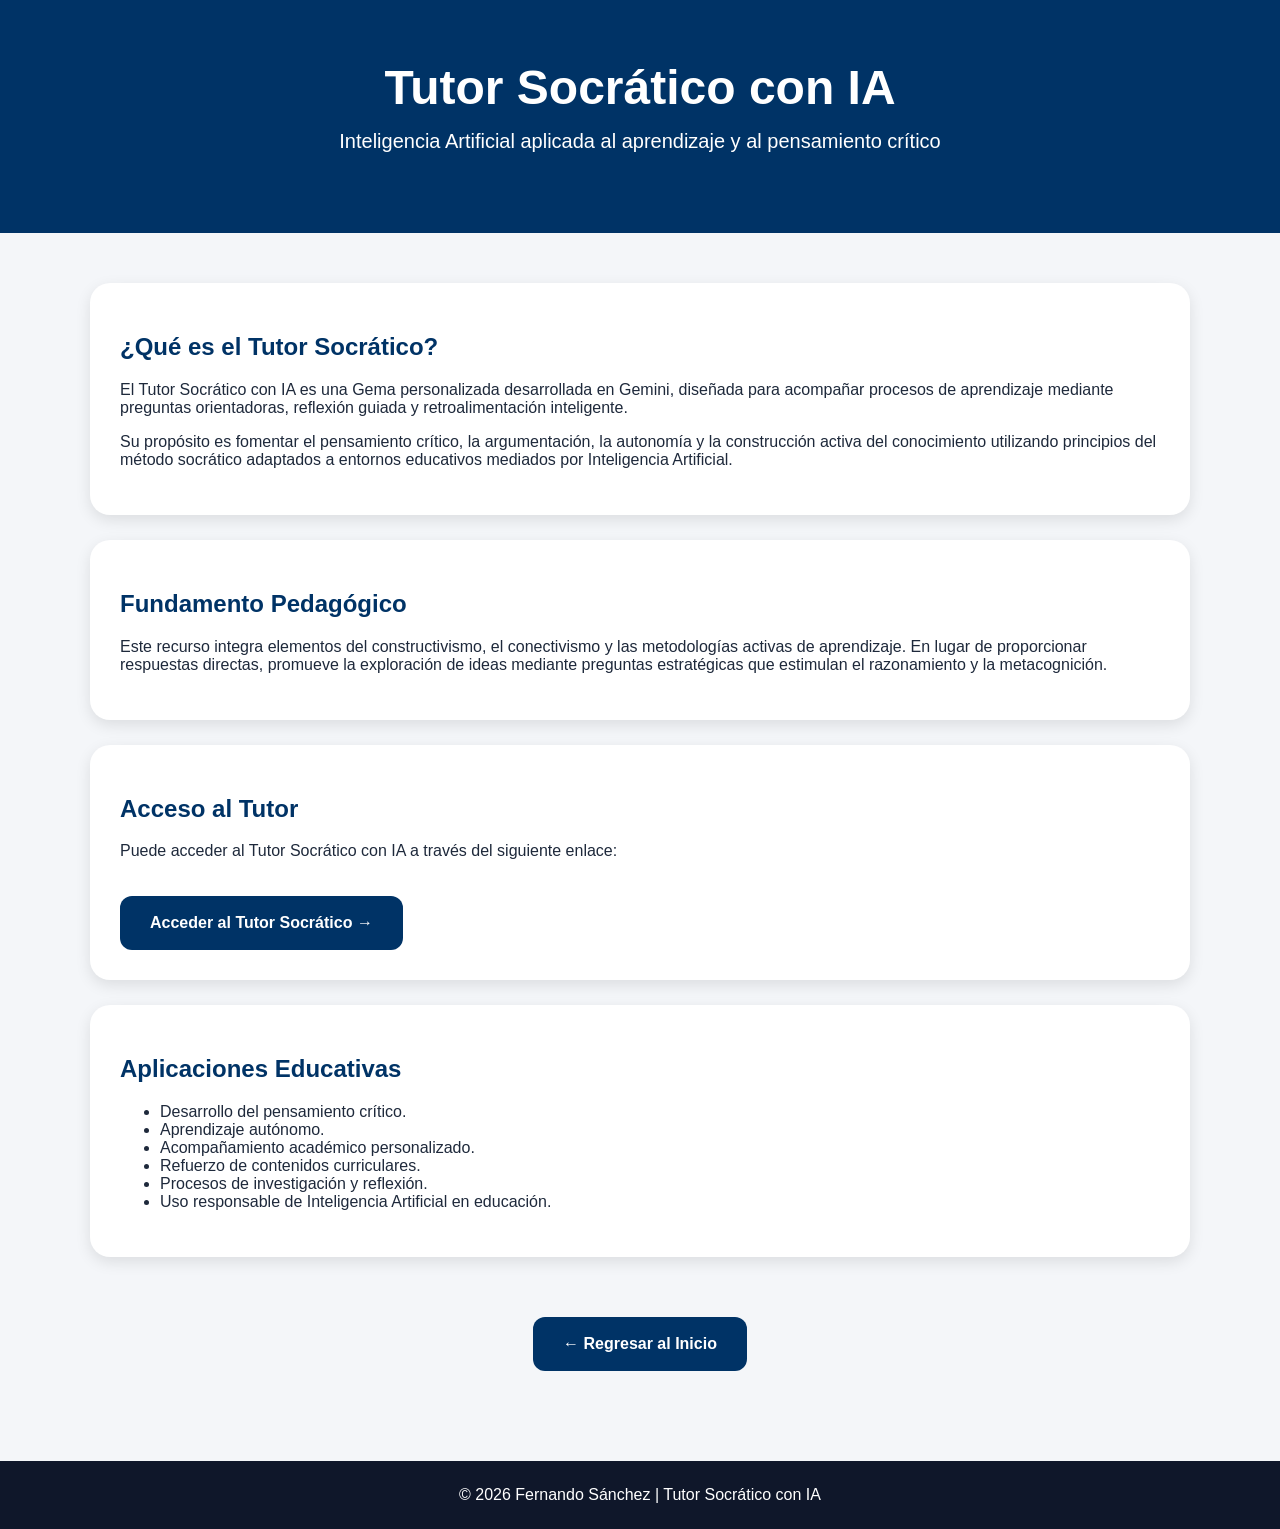
<file: tutor-socratico-ia.html>
<!DOCTYPE html>

<html lang="es">
<head>
<meta charset="UTF-8">
<meta name="viewport" content="width=device-width, initial-scale=1.0">

<title>Tutor Socrático con IA | Fernando Sánchez</title>

<style>

body{
    margin:0;
    font-family:Arial,sans-serif;
    background:#f4f6f9;
    color:#1e293b;
}

header{
    background:#003366;
    color:white;
    text-align:center;
    padding:60px 20px;
}

header h1{
    margin:0;
    font-size:48px;
}

header p{
    font-size:20px;
    margin-top:15px;
}

section{
    max-width:1100px;
    margin:auto;
    padding:50px 20px;
}

.card{
    background:white;
    padding:30px;
    border-radius:20px;
    box-shadow:0 5px 15px rgba(0,0,0,.1);
    margin-bottom:25px;
}

h2{
    color:#003366;
}

.boton{
    display:inline-block;
    background:#003366;
    color:white;
    text-decoration:none;
    padding:18px 30px;
    border-radius:12px;
    font-weight:bold;
    margin-top:20px;
}

.boton:hover{
    background:#00509d;
}

footer{
    background:#0f172a;
    color:white;
    text-align:center;
    padding:25px;
    margin-top:40px;
}

</style>

</head>

<body>

<header>

<h1>Tutor Socrático con IA</h1>

<p>
Inteligencia Artificial aplicada al aprendizaje y al pensamiento crítico
</p>

</header>

<section>

<div class="card">

<h2>¿Qué es el Tutor Socrático?</h2>

<p>
El Tutor Socrático con IA es una Gema personalizada desarrollada en Gemini, diseñada para acompañar procesos de aprendizaje mediante preguntas orientadoras, reflexión guiada y retroalimentación inteligente.
</p>

<p>
Su propósito es fomentar el pensamiento crítico, la argumentación, la autonomía y la construcción activa del conocimiento utilizando principios del método socrático adaptados a entornos educativos mediados por Inteligencia Artificial.
</p>

</div>

<div class="card">

<h2>Fundamento Pedagógico</h2>

<p>
Este recurso integra elementos del constructivismo, el conectivismo y las metodologías activas de aprendizaje. En lugar de proporcionar respuestas directas, promueve la exploración de ideas mediante preguntas estratégicas que estimulan el razonamiento y la metacognición.
</p>

</div>

<div class="card">

<h2>Acceso al Tutor</h2>

<p>
Puede acceder al Tutor Socrático con IA a través del siguiente enlace:
</p>

<a class="boton"
href="https://gemini.google.com/gem/1SxCdQpIoEeRqV0zFxepKvH3U3QVDjNla?usp=sharing"
target="_blank">

Acceder al Tutor Socrático →

</a>

</div>

<div class="card">

<h2>Aplicaciones Educativas</h2>

<ul>
<li>Desarrollo del pensamiento crítico.</li>
<li>Aprendizaje autónomo.</li>
<li>Acompañamiento académico personalizado.</li>
<li>Refuerzo de contenidos curriculares.</li>
<li>Procesos de investigación y reflexión.</li>
<li>Uso responsable de Inteligencia Artificial en educación.</li>
</ul>

</div>
<div style="text-align:center; margin-top:40px;">

    <a class="boton" href="index.html">
        ← Regresar al Inicio
    </a>

</div>
</section>

<footer>

© 2026 Fernando Sánchez | Tutor Socrático con IA

</footer>

</body>
</html>
</file>
<file: style.css>
body{
    margin:0;
    font-family:Arial, sans-serif;
    background:#f4f6f9;
    color:#1e293b;
}

header{
    background:linear-gradient(135deg,#003366,#00509d);
    color:white;
    padding:65px 20px;
    text-align:center;
}

.foto-perfil{
    width:170px;
    height:170px;
    object-fit:cover;
    border-radius:50%;
    border:6px solid white;
    box-shadow:0 8px 25px rgba(0,0,0,.25);
    margin-bottom:20px;
}

header h1{
    font-size:52px;
    margin:10px 0;
    letter-spacing:1px;
}

header p{
    font-size:21px;
    margin:8px 0;
}

section{
    max-width:1100px;
    margin:auto;
    padding:55px 20px;
}

section h2{
    color:#003366;
    font-size:32px;
    margin-bottom:25px;
}

section p{
    font-size:18px;
    line-height:1.7;
}

.card-container{
    display:grid;
    grid-template-columns:repeat(auto-fit,minmax(250px,1fr));
    gap:24px;
    align-items:stretch;
}

.card{
    background:white;
    border-radius:22px;
    padding:28px;
    box-shadow:0 8px 22px rgba(0,0,0,.10);
    min-height:260px;
    display:flex;
    flex-direction:column;
    justify-content:flex-start;
    transition:.3s ease;
    border-top:7px solid #003366;
    box-sizing:border-box;
}

.card:hover{
    transform:translateY(-8px);
    box-shadow:0 14px 30px rgba(0,0,0,.16);
}

.card h3{
    color:#003366;
    font-size:22px;
    margin:10px 0 18px;
}

.card p{
    font-size:16px;
    line-height:1.55;
    margin-bottom:20px;
}

/* TARJETA DESTACADA: TUTOR SOCRÁTICO */
.card-destacado-ia{
    border-top:8px solid #7c3aed;
    background:linear-gradient(180deg,#ffffff 0%,#faf5ff 100%);
}

.card-destacado-ia h3{
    color:#6d28d9;
}

/* TARJETA DESTACADA: EVA */
.card-destacado-eva{
    border-top:8px solid #16a34a;
    background:linear-gradient(180deg,#ffffff 0%,#f0fdf4 100%);
}

.card-destacado-eva h3{
    color:#15803d;
}

.badge-destacado{
    display:inline-block;
    width:max-content;
    padding:7px 14px;
    border-radius:999px;
    font-size:13px;
    font-weight:bold;
    margin-bottom:8px;
}

.badge-destacado.ia{
    background:#ede9fe;
    color:#5b21b6;
}

.badge-destacado.eva{
    background:#dcfce7;
    color:#166534;
}

.card-link{
    margin-top:auto;
    text-decoration:none;
    font-weight:bold;
    padding:12px 16px;
    border-radius:14px;
    display:inline-block;
    width:max-content;
}

.ia-link{
    background:#7c3aed;
    color:white;
}

.eva-link{
    background:#16a34a;
    color:white;
}

.quote{
    background:linear-gradient(135deg,#003366,#00509d);
    color:white;
    padding:48px;
    border-radius:28px;
    text-align:center;
    font-size:27px;
    line-height:1.6;
    box-shadow:0 10px 28px rgba(0,0,0,.18);
}

.contador-card{
    margin-top:28px;
    display:inline-block;
    background:white;
    padding:18px 28px;
    border-radius:18px;
    box-shadow:0 6px 18px rgba(0,0,0,.20);
}

.contador-titulo{
    color:#003366;
    font-size:12px;
    font-weight:bold;
    letter-spacing:2px;
    margin-bottom:10px;
}

.contador-numero span{
    color:#003366;
    font-size:28px;
    font-weight:bold;
}

.comentarios-cta{
    width:100%;
    box-sizing:border-box;
    display:flex;
    justify-content:space-between;
    align-items:center;
    gap:30px;
    margin-top:10px;
    padding:38px;
    background:linear-gradient(135deg,#003366,#00509d);
    color:white;
    text-decoration:none;
    border-radius:28px;
    box-shadow:0 10px 28px rgba(0,0,0,.20);
    transition:.3s ease;
}

.comentarios-cta:hover{
    transform:translateY(-6px);
}

.comentarios-texto h2{
    margin-top:0;
    margin-bottom:15px;
    font-size:30px;
    color:white;
}

.comentarios-texto p{
    margin-bottom:10px;
    line-height:1.7;
    color:white;
}

.comentarios-boton{
    background:#fbbf24;
    color:#003366;
    font-weight:bold;
    padding:18px 30px;
    border-radius:16px;
    font-size:20px;
    white-space:nowrap;
    box-shadow:0 5px 14px rgba(0,0,0,.25);
}

footer{
    background:#0f172a;
    color:white;
    text-align:center;
    padding:30px;
    margin-top:40px;
}

footer p{
    margin:6px 0;
}

@media(max-width:768px){

    header h1{
        font-size:38px;
    }

    header p{
        font-size:18px;
    }

    section{
        padding:40px 18px;
    }

    .foto-perfil{
        width:140px;
        height:140px;
    }

    .quote{
        font-size:22px;
        padding:35px 24px;
    }

    .comentarios-cta{
        flex-direction:column;
        text-align:center;
    }

    .comentarios-boton{
        width:100%;
        text-align:center;
        box-sizing:border-box;
    }
}
</file>
